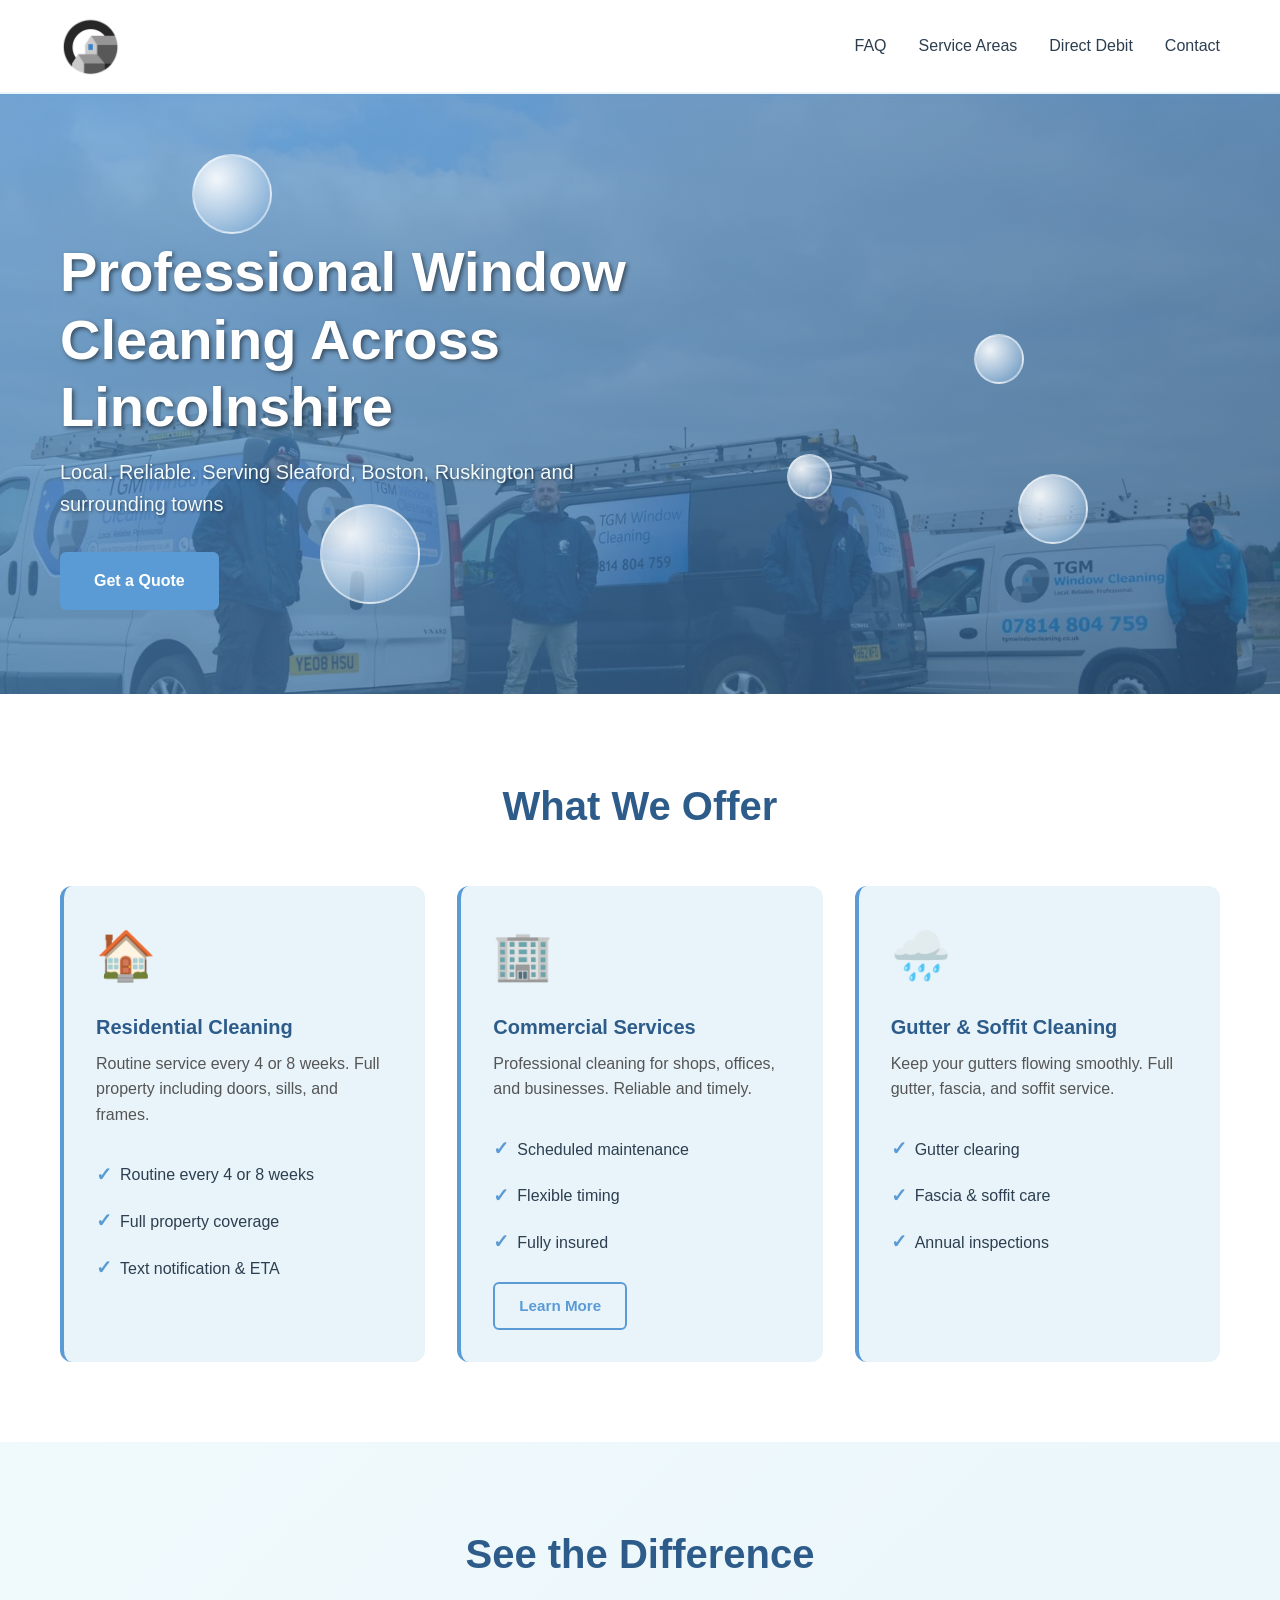
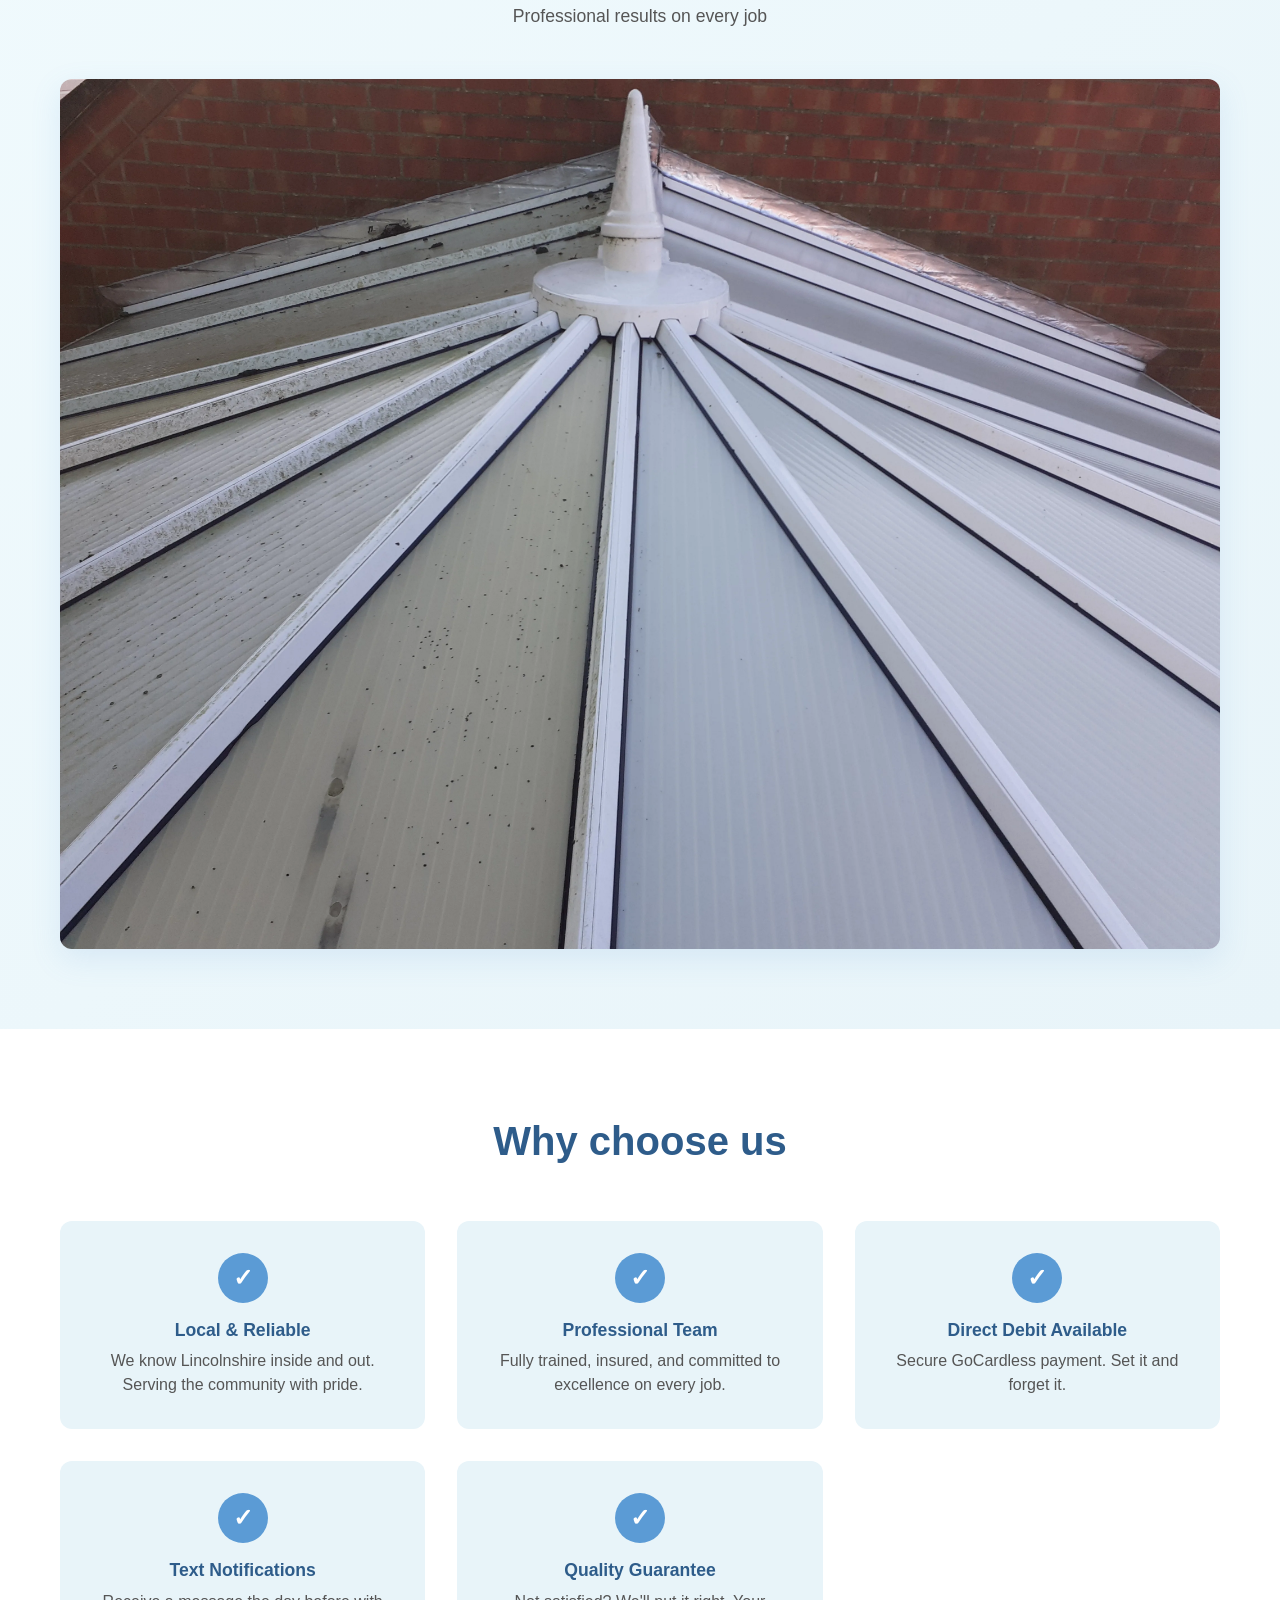
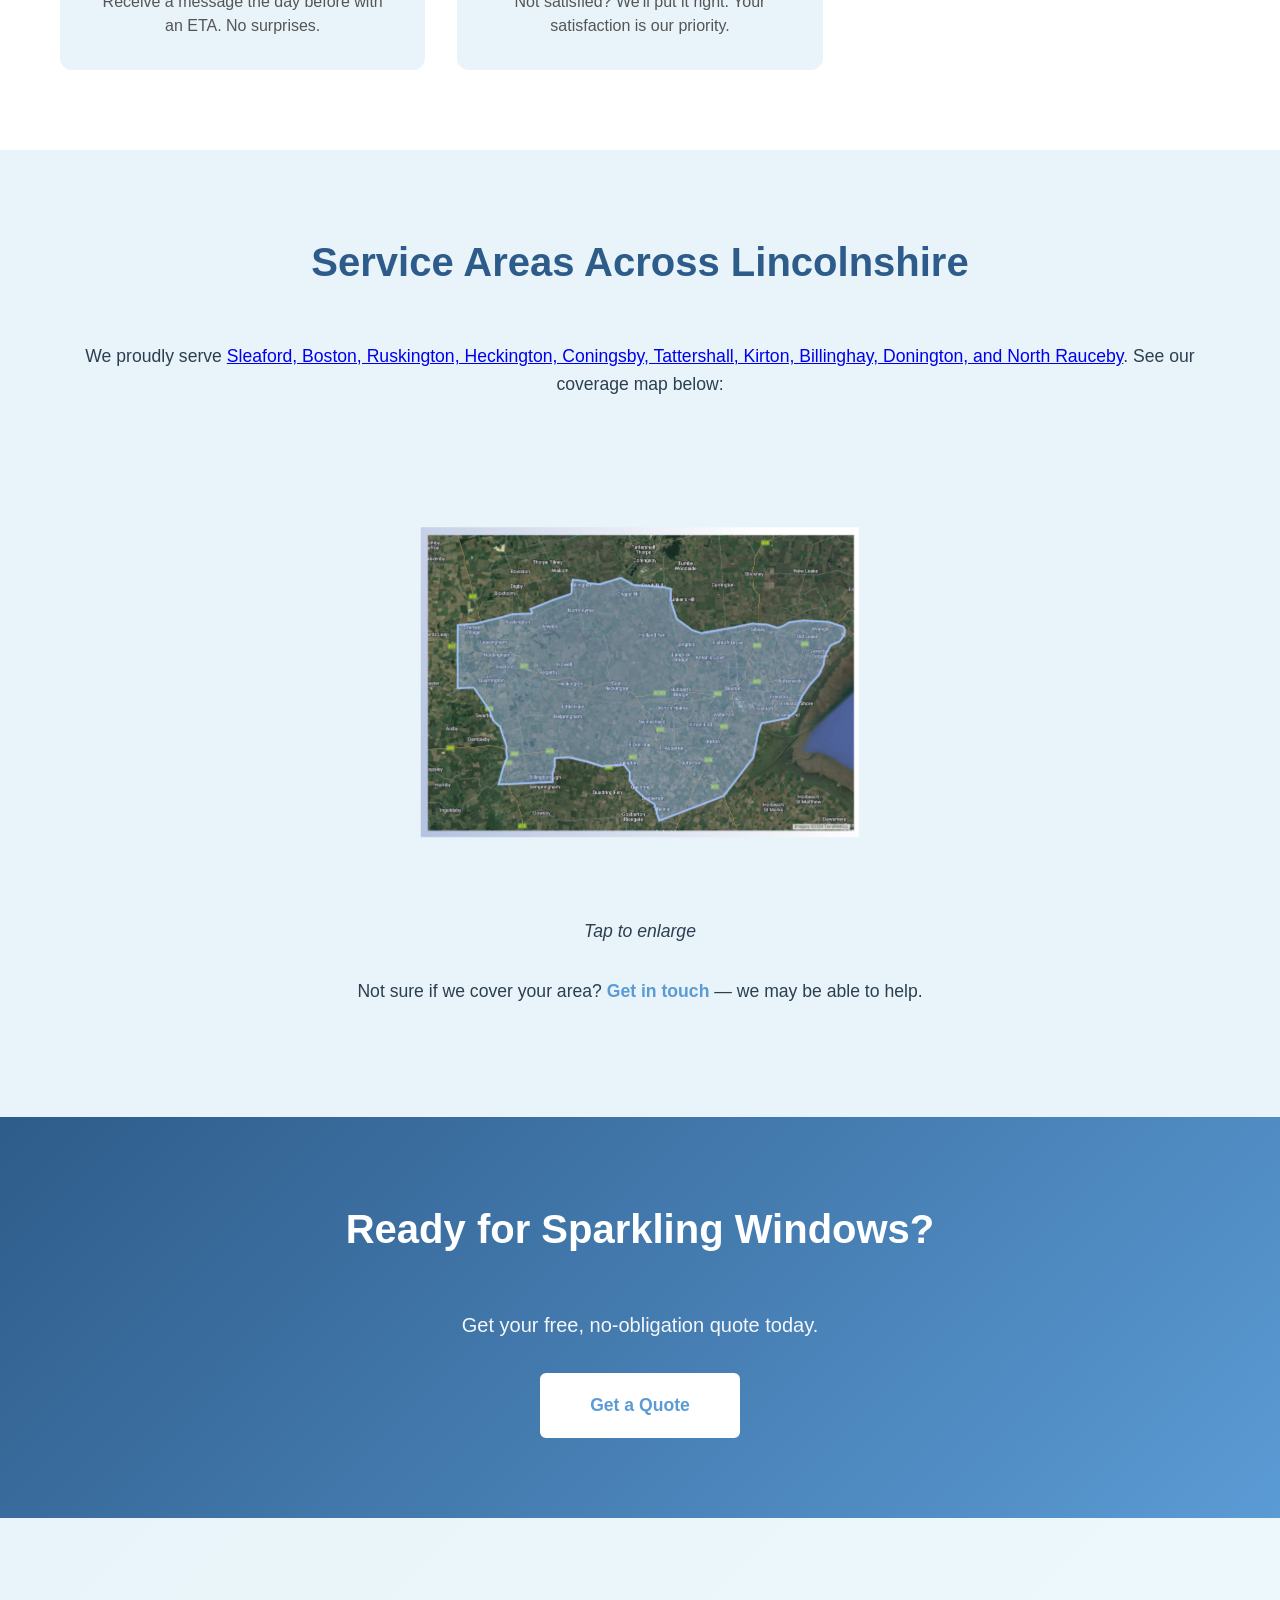
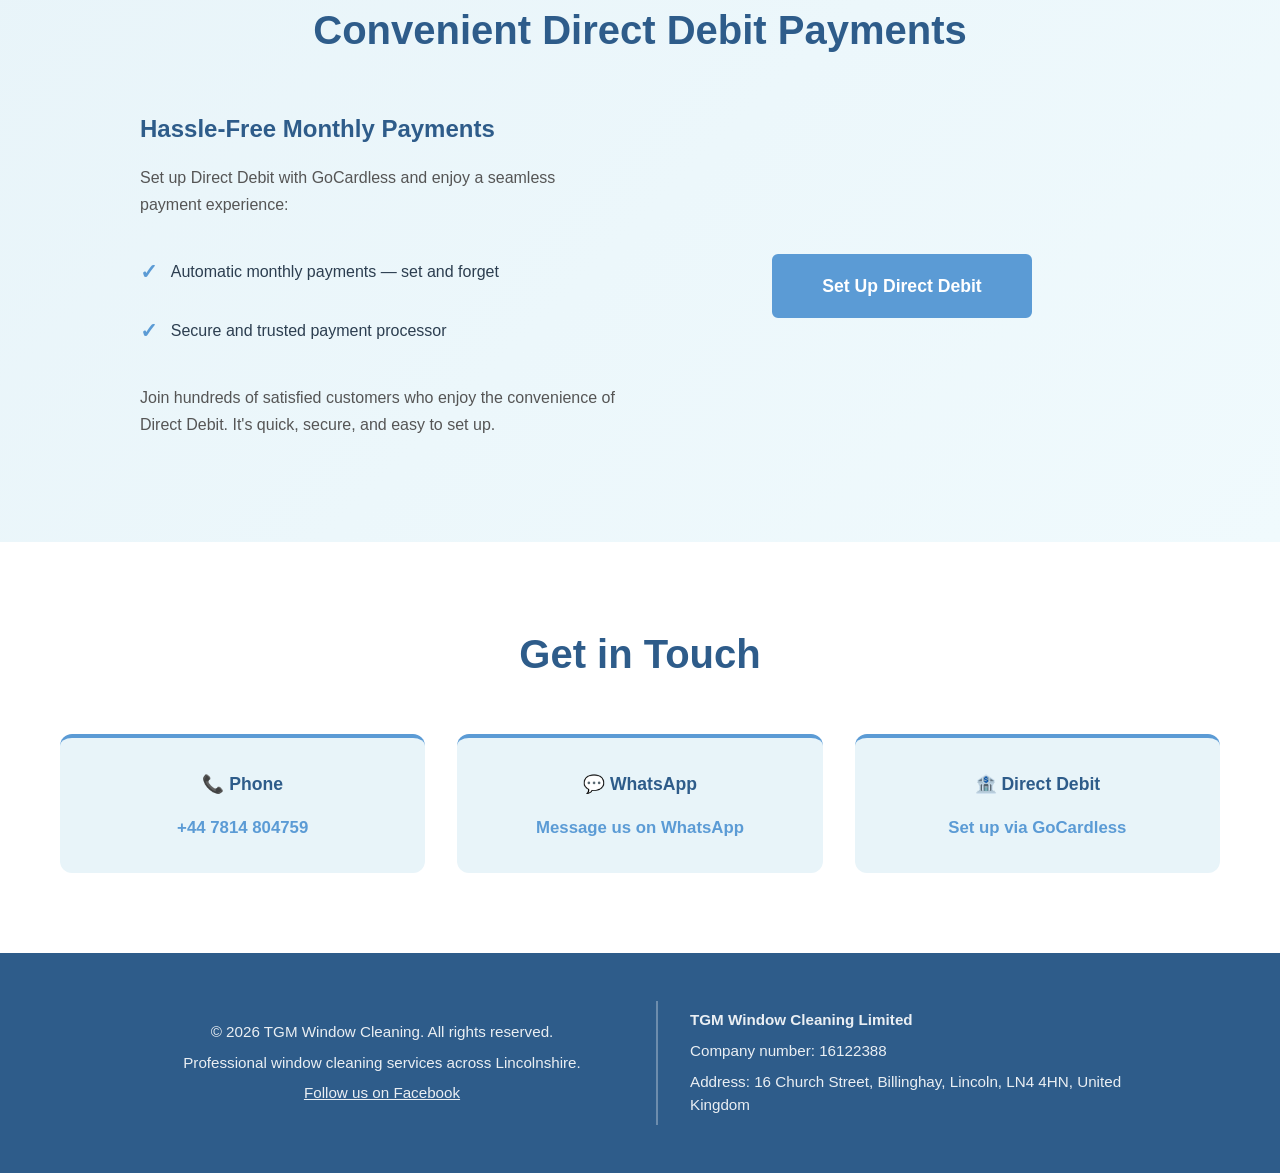
<file: index.html>
<!DOCTYPE html>
<html lang="en">
<head>
    <meta charset="UTF-8">
    <meta name="viewport" content="width=device-width, initial-scale=1.0">
    <title>Window Cleaning Lincolnshire | Sleaford, Boston, Ruskington | TGM Window Cleaning</title>
    <meta name="description" content="Professional window cleaning across Lincolnshire. Serving Sleaford, Boston, Ruskington, Heckington, Coningsby and more. Residential from £12 every 4 weeks. Call 07814 804759.">
    <meta name="google-site-verification" content="y3mu8sPaQi69XIVvkHPtAHoaDDhyHn7_bDU5CUrvpO4" />
    <link rel="canonical" href="https://tgmwindowcleaning.co.uk/">
    
    <!-- Open Graph / Social Media -->
    <meta property="og:type" content="website">
    <meta property="og:url" content="https://tgmwindowcleaning.co.uk/">
    <meta property="og:title" content="Window Cleaning Lincolnshire | Sleaford, Boston, Ruskington | TGM Window Cleaning">
    <meta property="og:description" content="Professional window cleaning across Lincolnshire. Serving Sleaford, Boston, Ruskington, Heckington, Coningsby and more. Residential from £12 every 4 weeks.">
    <meta property="og:image" content="https://tgmwindowcleaning.co.uk/ConservatoryroofBeforeandAfter.jpg">
    
    <link rel="stylesheet" href="styles.css">
    
    <!-- Schema.org JSON-LD -->
    <script type="application/ld+json">
    {
      "@context": "https://schema.org",
      "@type": "LocalBusiness",
      "name": "TGM Window Cleaning Limited",
      "description": "Professional window cleaning services across Lincolnshire",
      "url": "https://tgmwindowcleaning.co.uk",
      "telephone": "+447814804759",
      "priceRange": "££",
      "address": {
        "@type": "PostalAddress",
        "streetAddress": "16 Church Street",
        "addressLocality": "Billinghay",
        "addressRegion": "Lincolnshire",
        "postalCode": "LN4 4HN",
        "addressCountry": "GB"
      },
      "areaServed": [
        {
          "@type": "City",
          "name": "Sleaford"
        },
        {
          "@type": "City",
          "name": "Boston"
        },
        {
          "@type": "City",
          "name": "Ruskington"
        },
        {
          "@type": "City",
          "name": "Heckington"
        },
        {
          "@type": "City",
          "name": "Coningsby"
        },
        {
          "@type": "City",
          "name": "Tattershall"
        },
        {
          "@type": "City",
          "name": "Kirton"
        },
        {
          "@type": "City",
          "name": "Billinghay"
        },
        {
          "@type": "City",
          "name": "Donington"
        },
        {
          "@type": "City",
          "name": "North Rauceby"
        }
      ],
      "sameAs": [
        "https://www.facebook.com/TGMWindowCleaningUK"
      ]
    }
    </script>
</head>
<body>
    <!-- Navigation -->
    <nav class="navbar">
        <div class="nav-container">
            <div class="logo">
                <img src="Logo.png" alt="TGM Window Cleaning Logo" class="logo-image" width="60" height="60">
            </div>
            <ul class="nav-links">
                <li><a href="info">FAQ</a></li>
                <li><a href="areas">Service Areas</a></li>
                <li><a href="#direct-debit">Direct Debit</a></li>
                <li><a href="#contact">Contact</a></li>
            </ul>
        </div>
    </nav>

    <!-- Hero Section -->
    <section class="hero" style="background-image: linear-gradient(135deg, rgba(91, 155, 213, 0.7) 0%, rgba(46, 92, 138, 0.7) 100%), url('2025CoverImage.webp'); background-size: cover; background-position: center;">
        <div class="hero-bubbles">
            <span class="bubble bubble-1"></span>
            <span class="bubble bubble-2"></span>
            <span class="bubble bubble-3"></span>
            <span class="bubble bubble-4"></span>
            <span class="bubble bubble-5"></span>
        </div>
        <div class="hero-container">
            <div class="hero-content">
                <h1>Professional Window Cleaning Across Lincolnshire</h1>
                <p>Local. Reliable. Serving Sleaford, Boston, Ruskington and surrounding towns</p>
                <div class="hero-buttons">
                    <a href="https://www.guvnor.app/tgmwindowcleaning" class="btn btn-primary">Get a Quote</a>
                </div>
            </div>
        </div>
    </section>

    <!-- Services Section -->
    <section id="services" class="services">
        <div class="container">
            <h2>What We Offer</h2>
            <div class="services-grid">
                <div class="service-card">
                    <div class="service-icon">🏠</div>
                    <h3>Residential Cleaning</h3>
                    <p>Routine service every 4 or 8 weeks. Full property including doors, sills, and frames.</p>
                    <ul class="feature-list">
                        <li><span class="checkmark">✓</span> Routine every 4 or 8 weeks</li>
                        <li><span class="checkmark">✓</span> Full property coverage</li>
                        <li><span class="checkmark">✓</span> Text notification & ETA</li>
                    </ul>
                </div>
                <div class="service-card">
                    <div class="service-icon">🏢</div>
                    <h3>Commercial Services</h3>
                    <p>Professional cleaning for shops, offices, and businesses. Reliable and timely.</p>
                    <ul class="feature-list">
                        <li><span class="checkmark">✓</span> Scheduled maintenance</li>
                        <li><span class="checkmark">✓</span> Flexible timing</li>
                        <li><span class="checkmark">✓</span> Fully insured</li>
                    </ul>
                    <a href="commercial" class="btn btn-secondary btn-small" style="margin-top: 1rem;">Learn More</a>
                </div>
                <div class="service-card">
                    <div class="service-icon">🌧️</div>
                    <h3>Gutter & Soffit Cleaning</h3>
                    <p>Keep your gutters flowing smoothly. Full gutter, fascia, and soffit service.</p>
                    <ul class="feature-list">
                        <li><span class="checkmark">✓</span> Gutter clearing</li>
                        <li><span class="checkmark">✓</span> Fascia & soffit care</li>
                        <li><span class="checkmark">✓</span> Annual inspections</li>
                    </ul>
                </div>
            </div>
        </div>
    </section>

    <!-- Before & After Section -->
    <section class="before-after">
        <div class="container">
            <h2>See the Difference</h2>
            <p class="intro-text">Professional results on every job</p>
            <div class="before-after-gallery">
                <div class="before-after-item">
                    <picture>
                        <source srcset="ConservatoryroofBeforeandAfter.webp" type="image/webp">
                        <img src="ConservatoryroofBeforeandAfter.jpg" alt="Before and After - Conservatory Roof Cleaning Results in Lincolnshire" width="1600" height="1200" loading="lazy">
                    </picture>
                </div>
            </div>
        </div>
    </section>

    <!-- Why Choose Us Section -->
    <section id="why-us" class="why-us">
        <div class="container">
            <h2>Why choose us</h2>
            <div class="features-grid">
                <div class="feature">
                    <span class="feature-check">✓</span>
                    <h3>Local & Reliable</h3>
                    <p>We know Lincolnshire inside and out. Serving the community with pride.</p>
                </div>
                <div class="feature">
                    <span class="feature-check">✓</span>
                    <h3>Professional Team</h3>
                    <p>Fully trained, insured, and committed to excellence on every job.</p>
                </div>

                <div class="feature">
                    <span class="feature-check">✓</span>
                    <h3>Direct Debit Available</h3>
                    <p>Secure GoCardless payment. Set it and forget it.</p>
                </div>
                <div class="feature">
                    <span class="feature-check">✓</span>
                    <h3>Text Notifications</h3>
                    <p>Receive a message the day before with an ETA. No surprises.</p>
                </div>
                <div class="feature">
                    <span class="feature-check">✓</span>
                    <h3>Quality Guarantee</h3>
                    <p>Not satisfied? We'll put it right. Your satisfaction is our priority.</p>
                </div>
            </div>
        </div>
    </section>

    <!-- Service Areas Section -->
    <section class="service-areas">
        <div class="container">
            <h2>Service Areas Across Lincolnshire</h2>
            <p>We proudly serve <a href="areas">Sleaford, Boston, Ruskington, Heckington, Coningsby, Tattershall, Kirton, Billinghay, Donington, and North Rauceby</a>. See our coverage map below:</p>
        </div>
        <div class="map-wrapper">
            <picture>
                <source srcset="map.webp" type="image/webp">
                <img src="map.jpg" alt="TGM Window Cleaning Service Area Map - Covering Sleaford, Boston, Ruskington and surrounding Lincolnshire towns" class="service-map" id="mapImage" width="2000" height="2828" loading="lazy">
            </picture>
            <p class="map-hint">Tap to enlarge</p>
        </div>
        <div class="container">
            <p class="area-note">Not sure if we cover your area? <a href="#contact">Get in touch</a> — we may be able to help.</p>
        </div>
    </section>

    <!-- Map Modal -->
    <div id="mapModal" class="map-modal">
        <span class="map-modal-close">&times;</span>
        <picture>
            <source srcset="map.webp" type="image/webp">
            <img class="map-modal-content" id="mapModalImg" src="map.jpg" alt="TGM Window Cleaning Service Area Map - Lincolnshire">
        </picture>
    </div>

    <!-- CTA Section -->
    <section class="cta">
        <div class="container">
            <h2>Ready for Sparkling Windows?</h2>
            <p>Get your free, no-obligation quote today.</p>
            <div class="cta-buttons">
                <a href="https://www.guvnor.app/tgmwindowcleaning" class="btn btn-white btn-large">Get a Quote</a>
            </div>
        </div>
    </section>

    <!-- Direct Debit Section -->
    <section id="direct-debit" class="direct-debit">
        <div class="container">
            <h2>Convenient Direct Debit Payments</h2>
            <div class="dd-content">
                <div class="dd-text">
                    <h3>Hassle-Free Monthly Payments</h3>
                    <p>Set up Direct Debit with GoCardless and enjoy a seamless payment experience:</p>
                    <ul class="dd-benefits">
                        <li><span class="checkmark">✓</span> Automatic monthly payments — set and forget</li>
                        <li><span class="checkmark">✓</span> Secure and trusted payment processor</li>
                    </ul>
                    <p style="margin-top: 1.5rem; color: var(--text-light);">Join hundreds of satisfied customers who enjoy the convenience of Direct Debit. It's quick, secure, and easy to set up.</p>
                </div>
                <div class="dd-cta">
                    <a href="https://pay.gocardless.com/BRT0002F3KT0FG9" class="btn btn-primary btn-large">Set Up Direct Debit</a>
                </div>
            </div>
        </div>
    </section>

    <!-- Contact Section -->
    <section id="contact" class="contact">
        <div class="container">
            <h2>Get in Touch</h2>
            <div class="contact-grid">
                <div class="contact-item">
                    <h3>📞 Phone</h3>
                    <p><a href="tel:+447814804759">+44 7814 804759</a></p>
                </div>
                <div class="contact-item">
                    <h3>💬 WhatsApp</h3>
                    <p><a href="https://wa.me/447814804759" target="_blank">Message us on WhatsApp</a></p>
                </div>
                <div class="contact-item">
                    <h3>🏦 Direct Debit</h3>
                    <p><a href="https://pay.gocardless.com/BRT0002F3KT0FG9">Set up via GoCardless</a></p>
                </div>
            </div>
        </div>
    </section>

    <!-- Footer -->
    <script>
        // Map modal functionality
        const mapImage = document.getElementById('mapImage');
        const mapModal = document.getElementById('mapModal');
        const mapModalClose = document.querySelector('.map-modal-close');

        // Open modal when clicking map
        mapImage.addEventListener('click', function() {
            mapModal.classList.add('show');
        });

        // Close modal when clicking X
        mapModalClose.addEventListener('click', function() {
            mapModal.classList.remove('show');
        });

        // Close modal when clicking outside the image
        mapModal.addEventListener('click', function(event) {
            if (event.target === mapModal) {
                mapModal.classList.remove('show');
            }
        });

        // Close modal with Escape key
        document.addEventListener('keydown', function(event) {
            if (event.key === 'Escape') {
                mapModal.classList.remove('show');
            }
        });
    </script>

    <footer class="footer">
        <div class="container">
            <div class="footer-content">
                <div class="footer-section">
                    <p>&copy; 2026 TGM Window Cleaning. All rights reserved.</p>
                    <p>Professional window cleaning services across Lincolnshire.</p>
                    <p><a href="https://www.facebook.com/TGMWindowCleaningUK" target="_blank" rel="noopener" style="color: white; text-decoration: underline;">Follow us on Facebook</a></p>
                </div>
                <div class="footer-section footer-company">
                    <p><strong>TGM Window Cleaning Limited</strong></p>
                    <p>Company number: 16122388</p>
                    <p>Address: 16 Church Street, Billinghay, Lincoln, LN4 4HN, United Kingdom</p>
                </div>
            </div>
        </div>
    </footer>
</body>
</html>
</file>
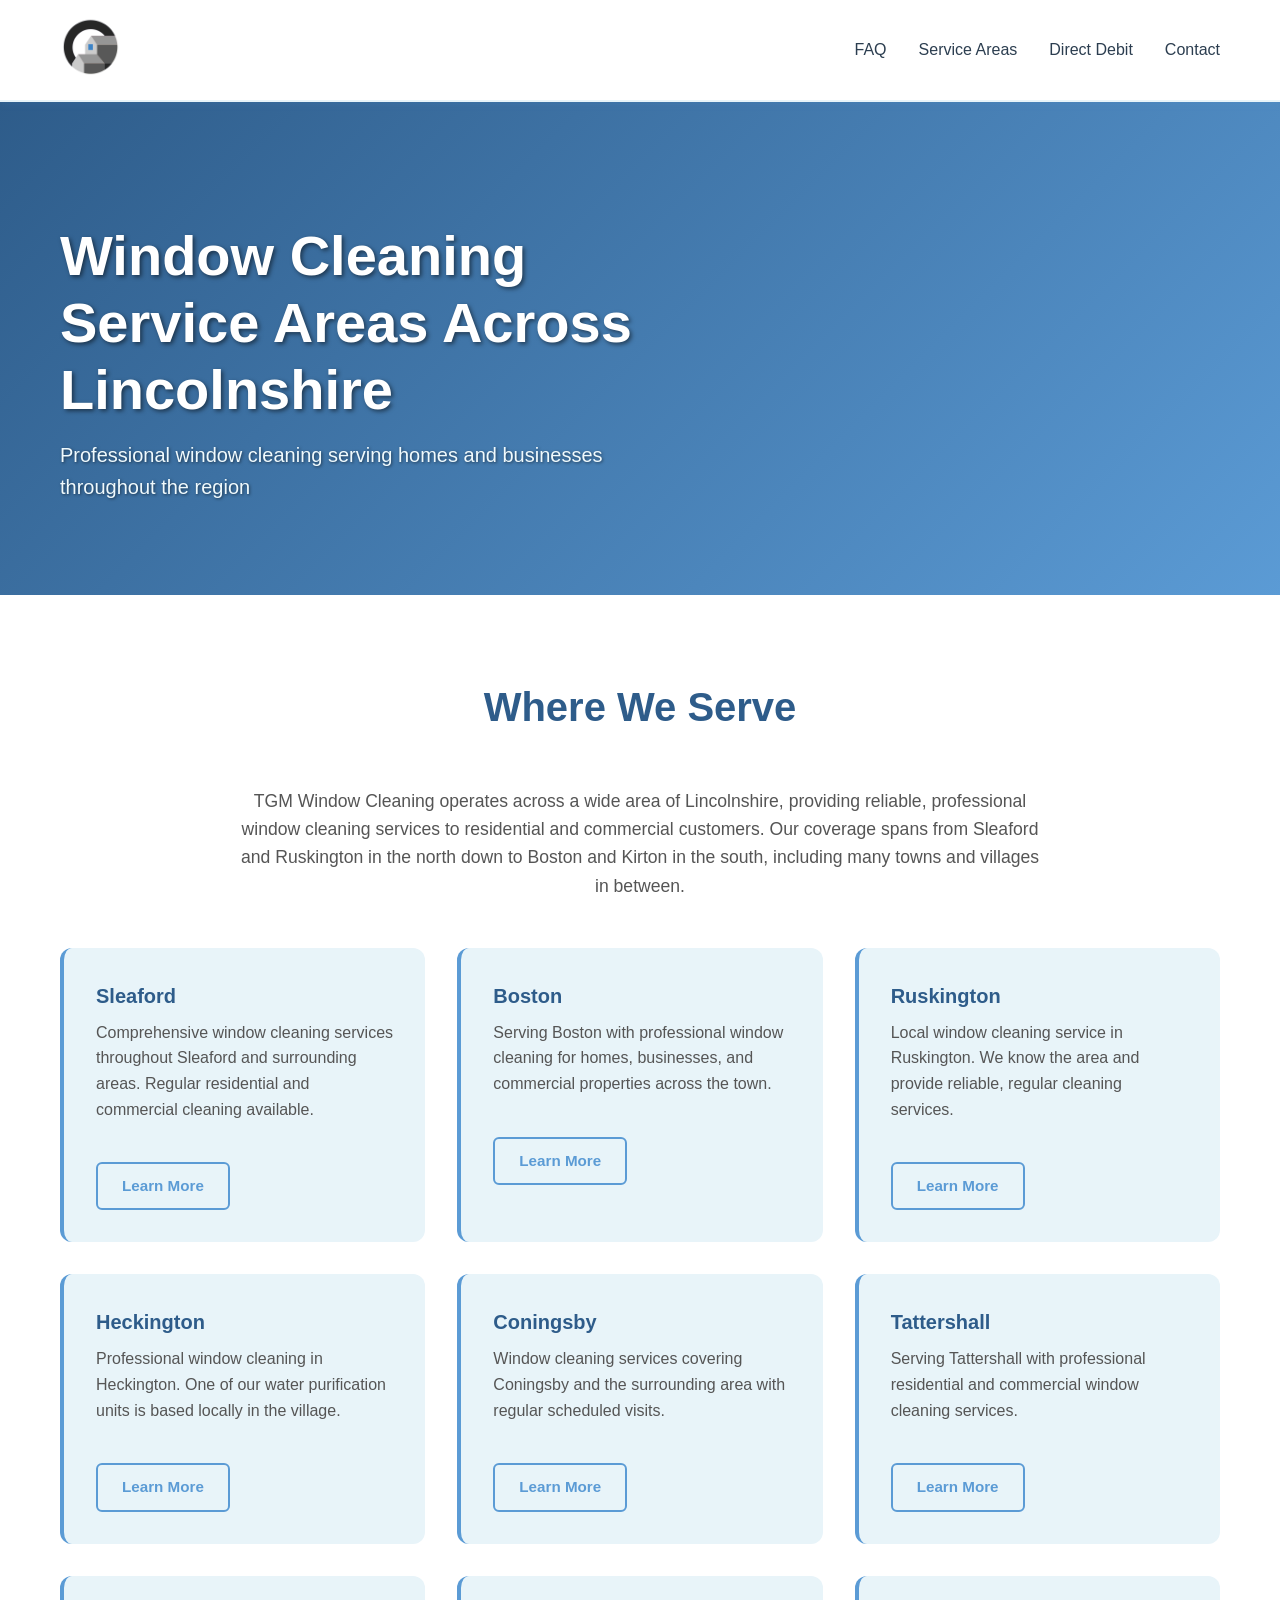
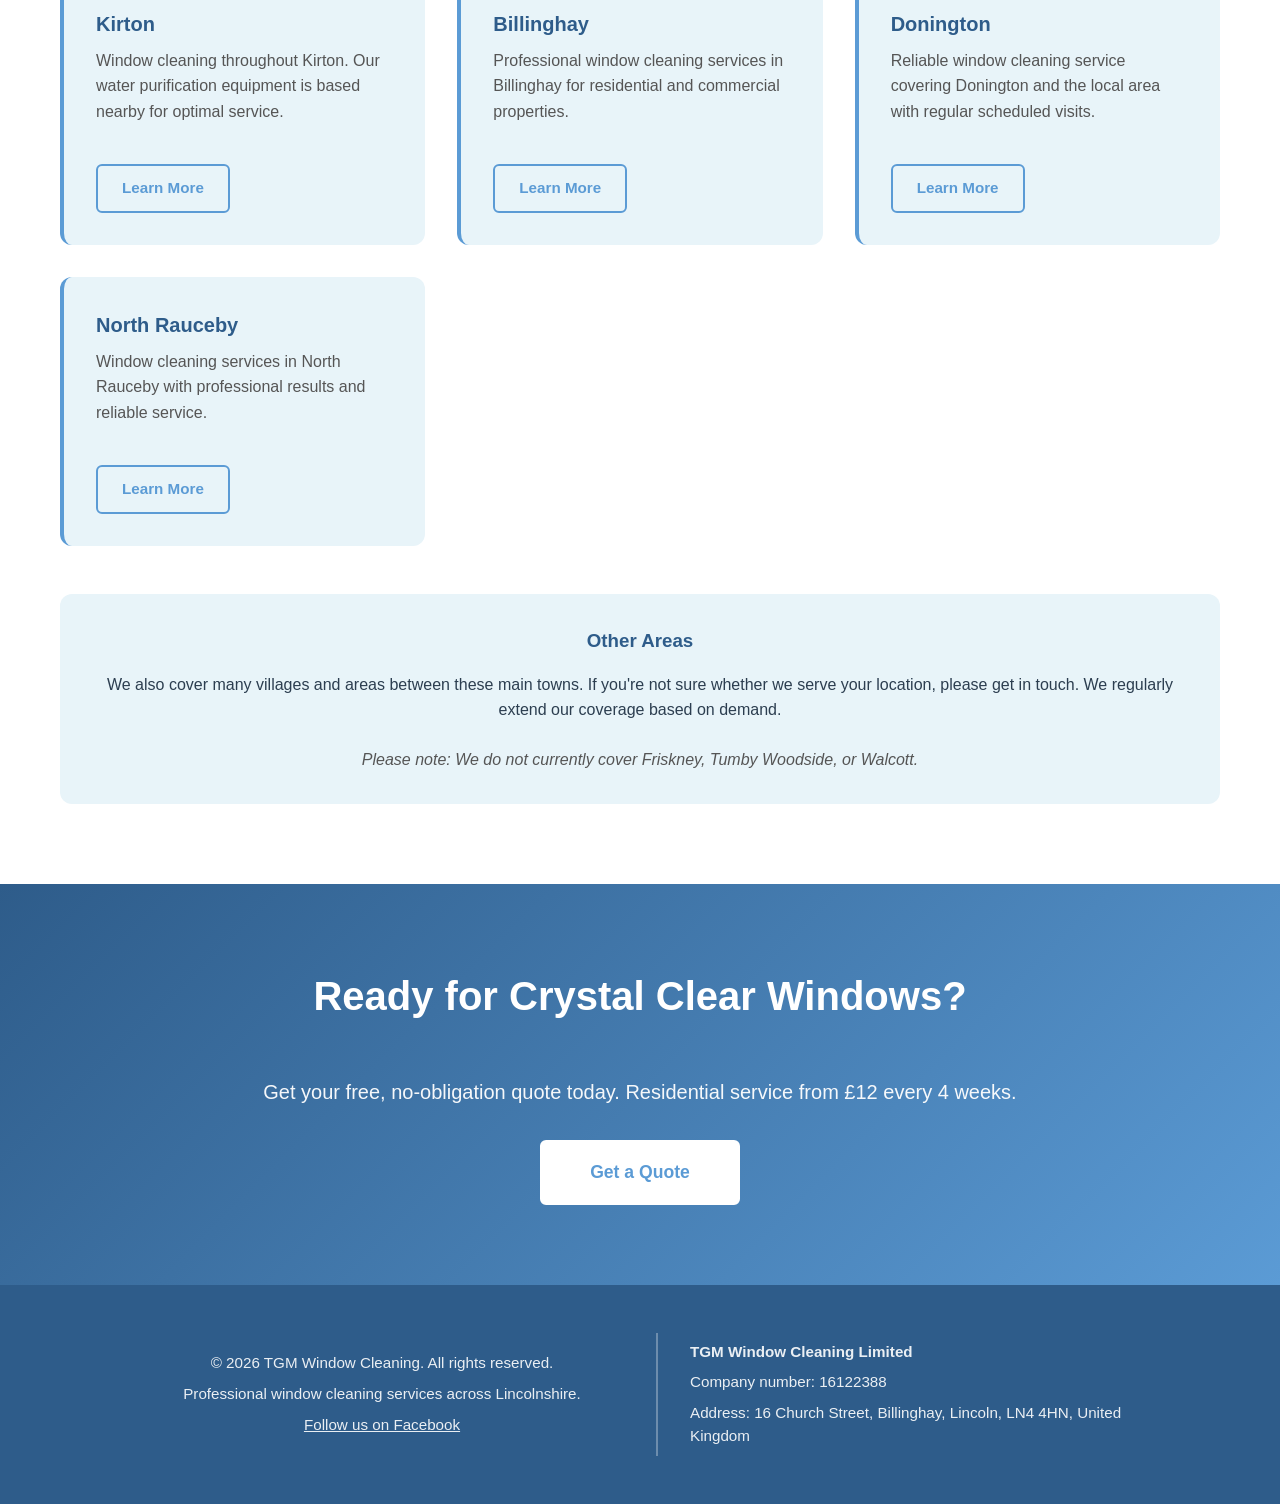
<file: areas.html>
<!DOCTYPE html>
<html lang="en">
<head>
    <meta charset="UTF-8">
    <meta name="viewport" content="width=device-width, initial-scale=1.0">
    <title>Service Areas in Lincolnshire | TGM Window Cleaning Coverage</title>
    <meta name="description" content="TGM Window Cleaning serves Sleaford, Boston, Ruskington, Heckington, Coningsby, Tattershall, Kirton, Billinghay, Donington, and North Rauceby. Professional window cleaning from £12 every 4 weeks.">
    <link rel="canonical" href="https://tgmwindowcleaning.co.uk/areas">
    
    <!-- Open Graph / Social Media -->
    <meta property="og:type" content="website">
    <meta property="og:url" content="https://tgmwindowcleaning.co.uk/areas">
    <meta property="og:title" content="Service Areas in Lincolnshire | TGM Window Cleaning Coverage">
    <meta property="og:description" content="TGM Window Cleaning serves Sleaford, Boston, Ruskington, Heckington, Coningsby, Tattershall, Kirton, Billinghay, Donington, and North Rauceby.">
    
    <link rel="stylesheet" href="styles.css">
</head>
<body>
    <!-- Navigation -->
    <nav class="navbar">
        <div class="nav-container">
            <div class="logo">
                <a href="/" style="text-decoration: none;">
                    <img src="Logo.png" alt="TGM Window Cleaning Logo" class="logo-image" width="60" height="60">
                </a>
            </div>
            <ul class="nav-links">
                <li><a href="info">FAQ</a></li>
                <li><a href="areas">Service Areas</a></li>
                <li><a href="/#direct-debit">Direct Debit</a></li>
                <li><a href="/#contact">Contact</a></li>
            </ul>
        </div>
    </nav>

    <!-- Hero Section -->
    <section class="hero" style="background: linear-gradient(135deg, var(--secondary-blue) 0%, var(--primary-blue) 100%); min-height: 400px;">
        <div class="hero-container">
            <div class="hero-content">
                <h1>Window Cleaning Service Areas Across Lincolnshire</h1>
                <p>Professional window cleaning serving homes and businesses throughout the region</p>
            </div>
        </div>
    </section>

    <!-- Service Areas Content -->
    <section class="services">
        <div class="container">
            <h2>Where We Serve</h2>
            <p style="text-align: center; max-width: 800px; margin: 0 auto 3rem; font-size: 1.1rem; color: var(--text-light);">
                TGM Window Cleaning operates across a wide area of Lincolnshire, providing reliable, professional window cleaning services to residential and commercial customers. Our coverage spans from Sleaford and Ruskington in the north down to Boston and Kirton in the south, including many towns and villages in between.
            </p>

            <div class="services-grid">
                <div class="service-card">
                    <h3><a href="sleaford" style="color: var(--secondary-blue); text-decoration: none;">Sleaford</a></h3>
                    <p>Comprehensive window cleaning services throughout Sleaford and surrounding areas. Regular residential and commercial cleaning available.</p>
                    <a href="sleaford" class="btn btn-secondary btn-small" style="margin-top: 1rem;">Learn More</a>
                </div>

                <div class="service-card">
                    <h3><a href="boston" style="color: var(--secondary-blue); text-decoration: none;">Boston</a></h3>
                    <p>Serving Boston with professional window cleaning for homes, businesses, and commercial properties across the town.</p>
                    <a href="boston" class="btn btn-secondary btn-small" style="margin-top: 1rem;">Learn More</a>
                </div>

                <div class="service-card">
                    <h3><a href="ruskington" style="color: var(--secondary-blue); text-decoration: none;">Ruskington</a></h3>
                    <p>Local window cleaning service in Ruskington. We know the area and provide reliable, regular cleaning services.</p>
                    <a href="ruskington" class="btn btn-secondary btn-small" style="margin-top: 1rem;">Learn More</a>
                </div>

                <div class="service-card">
                    <h3><a href="heckington" style="color: var(--secondary-blue); text-decoration: none;">Heckington</a></h3>
                    <p>Professional window cleaning in Heckington. One of our water purification units is based locally in the village.</p>
                    <a href="heckington" class="btn btn-secondary btn-small" style="margin-top: 1rem;">Learn More</a>
                </div>

                <div class="service-card">
                    <h3><a href="coningsby" style="color: var(--secondary-blue); text-decoration: none;">Coningsby</a></h3>
                    <p>Window cleaning services covering Coningsby and the surrounding area with regular scheduled visits.</p>
                    <a href="coningsby" class="btn btn-secondary btn-small" style="margin-top: 1rem;">Learn More</a>
                </div>

                <div class="service-card">
                    <h3><a href="tattershall" style="color: var(--secondary-blue); text-decoration: none;">Tattershall</a></h3>
                    <p>Serving Tattershall with professional residential and commercial window cleaning services.</p>
                    <a href="tattershall" class="btn btn-secondary btn-small" style="margin-top: 1rem;">Learn More</a>
                </div>

                <div class="service-card">
                    <h3><a href="kirton" style="color: var(--secondary-blue); text-decoration: none;">Kirton</a></h3>
                    <p>Window cleaning throughout Kirton. Our water purification equipment is based nearby for optimal service.</p>
                    <a href="kirton" class="btn btn-secondary btn-small" style="margin-top: 1rem;">Learn More</a>
                </div>

                <div class="service-card">
                    <h3><a href="billinghay" style="color: var(--secondary-blue); text-decoration: none;">Billinghay</a></h3>
                    <p>Professional window cleaning services in Billinghay for residential and commercial properties.</p>
                    <a href="billinghay" class="btn btn-secondary btn-small" style="margin-top: 1rem;">Learn More</a>
                </div>

                <div class="service-card">
                    <h3><a href="donington" style="color: var(--secondary-blue); text-decoration: none;">Donington</a></h3>
                    <p>Reliable window cleaning service covering Donington and the local area with regular scheduled visits.</p>
                    <a href="donington" class="btn btn-secondary btn-small" style="margin-top: 1rem;">Learn More</a>
                </div>

                <div class="service-card">
                    <h3><a href="north-rauceby" style="color: var(--secondary-blue); text-decoration: none;">North Rauceby</a></h3>
                    <p>Window cleaning services in North Rauceby with professional results and reliable service.</p>
                    <a href="north-rauceby" class="btn btn-secondary btn-small" style="margin-top: 1rem;">Learn More</a>
                </div>
            </div>

            <div style="text-align: center; margin-top: 3rem; padding: 2rem; background: var(--light-bg); border-radius: 12px;">
                <h3 style="color: var(--secondary-blue); margin-bottom: 1rem;">Other Areas</h3>
                <p style="color: var(--text-dark); margin-bottom: 1.5rem;">
                    We also cover many villages and areas between these main towns. If you're not sure whether we serve your location, please get in touch. We regularly extend our coverage based on demand.
                </p>
                <p style="color: var(--text-light); font-style: italic; margin-bottom: 0;">
                    Please note: We do not currently cover Friskney, Tumby Woodside, or Walcott.
                </p>
            </div>
        </div>
    </section>

    <!-- CTA Section -->
    <section class="cta">
        <div class="container">
            <h2>Ready for Crystal Clear Windows?</h2>
            <p>Get your free, no-obligation quote today. Residential service from £12 every 4 weeks.</p>
            <div class="cta-buttons">
                <a href="https://www.guvnor.app/tgmwindowcleaning" class="btn btn-white btn-large">Get a Quote</a>
            </div>
        </div>
    </section>

    <!-- Footer -->
    <footer class="footer">
        <div class="container">
            <div class="footer-content">
                <div class="footer-section">
                    <p>&copy; 2026 TGM Window Cleaning. All rights reserved.</p>
                    <p>Professional window cleaning services across Lincolnshire.</p>
                    <p><a href="https://www.facebook.com/TGMWindowCleaningUK" target="_blank" rel="noopener" style="color: white; text-decoration: underline;">Follow us on Facebook</a></p>
                </div>
                <div class="footer-section footer-company">
                    <p><strong>TGM Window Cleaning Limited</strong></p>
                    <p>Company number: 16122388</p>
                    <p>Address: 16 Church Street, Billinghay, Lincoln, LN4 4HN, United Kingdom</p>
                </div>
            </div>
        </div>
    </footer>
</body>
</html>
</file>
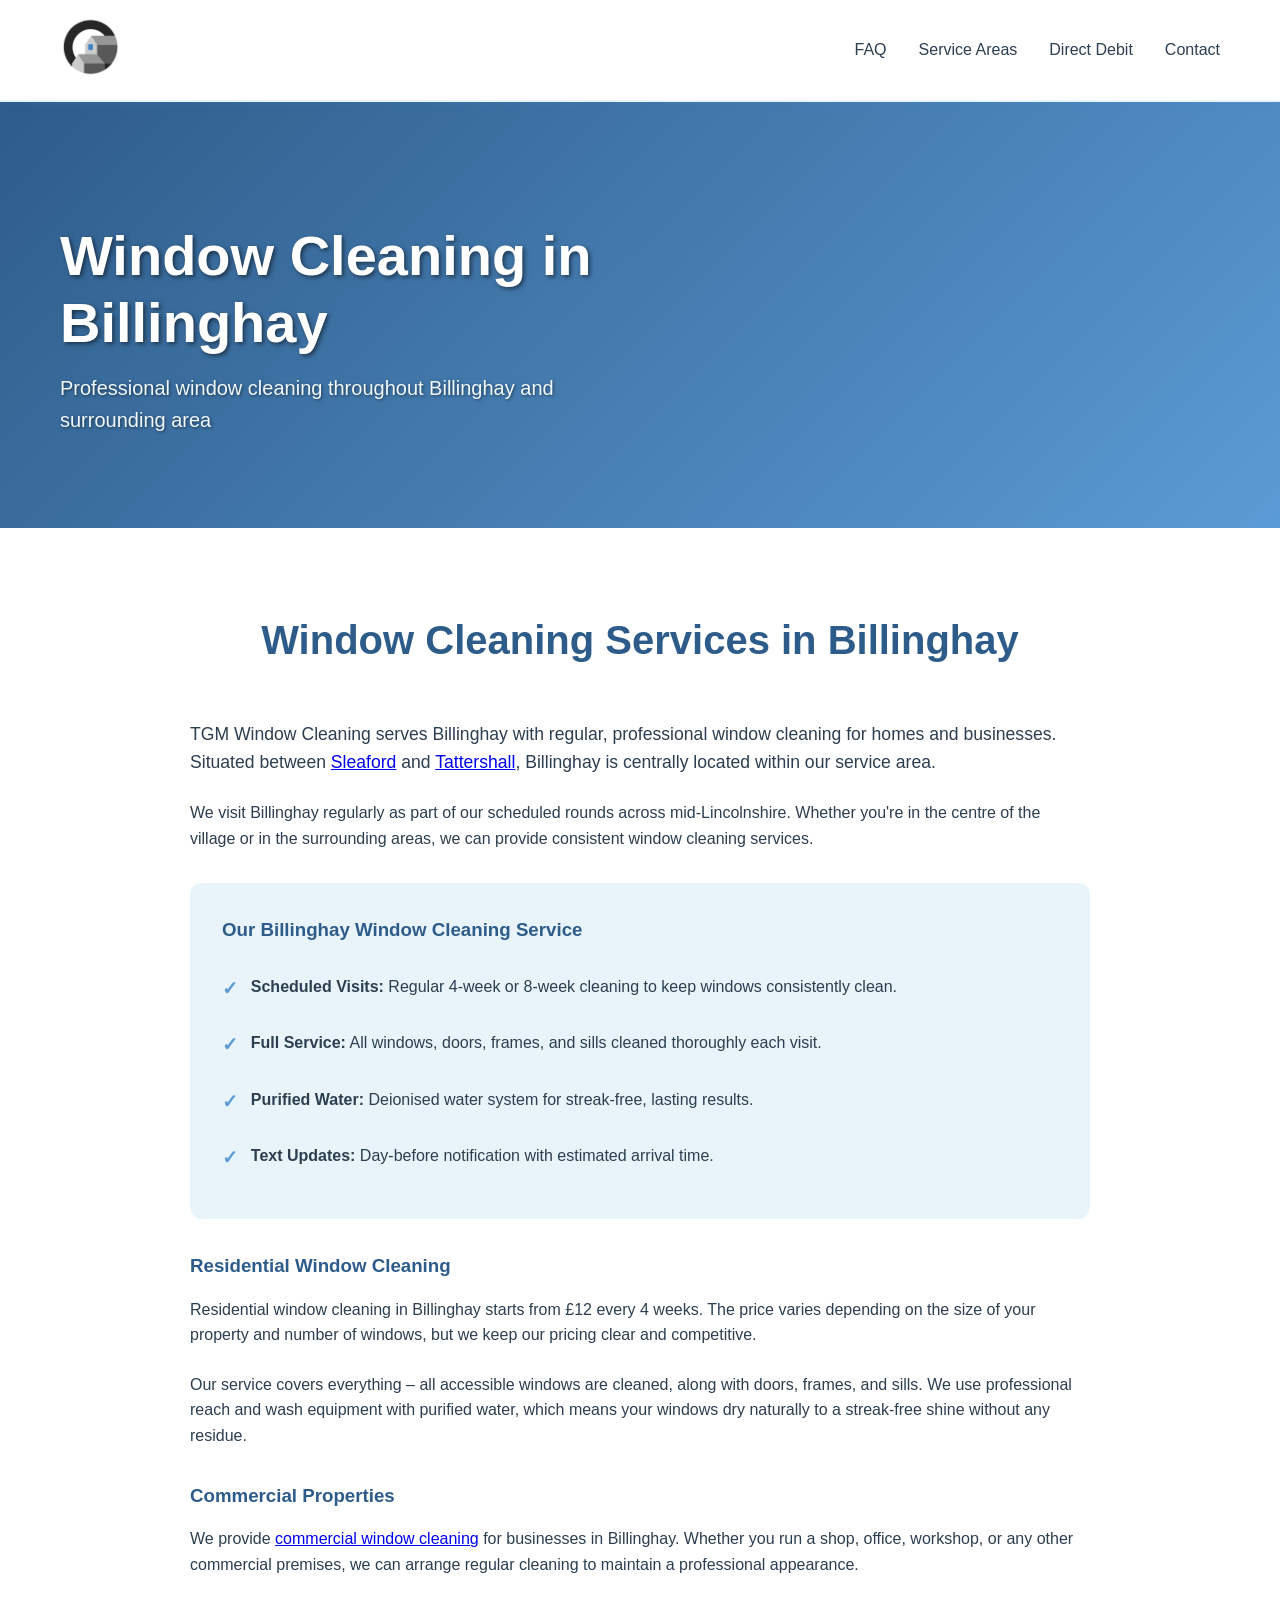
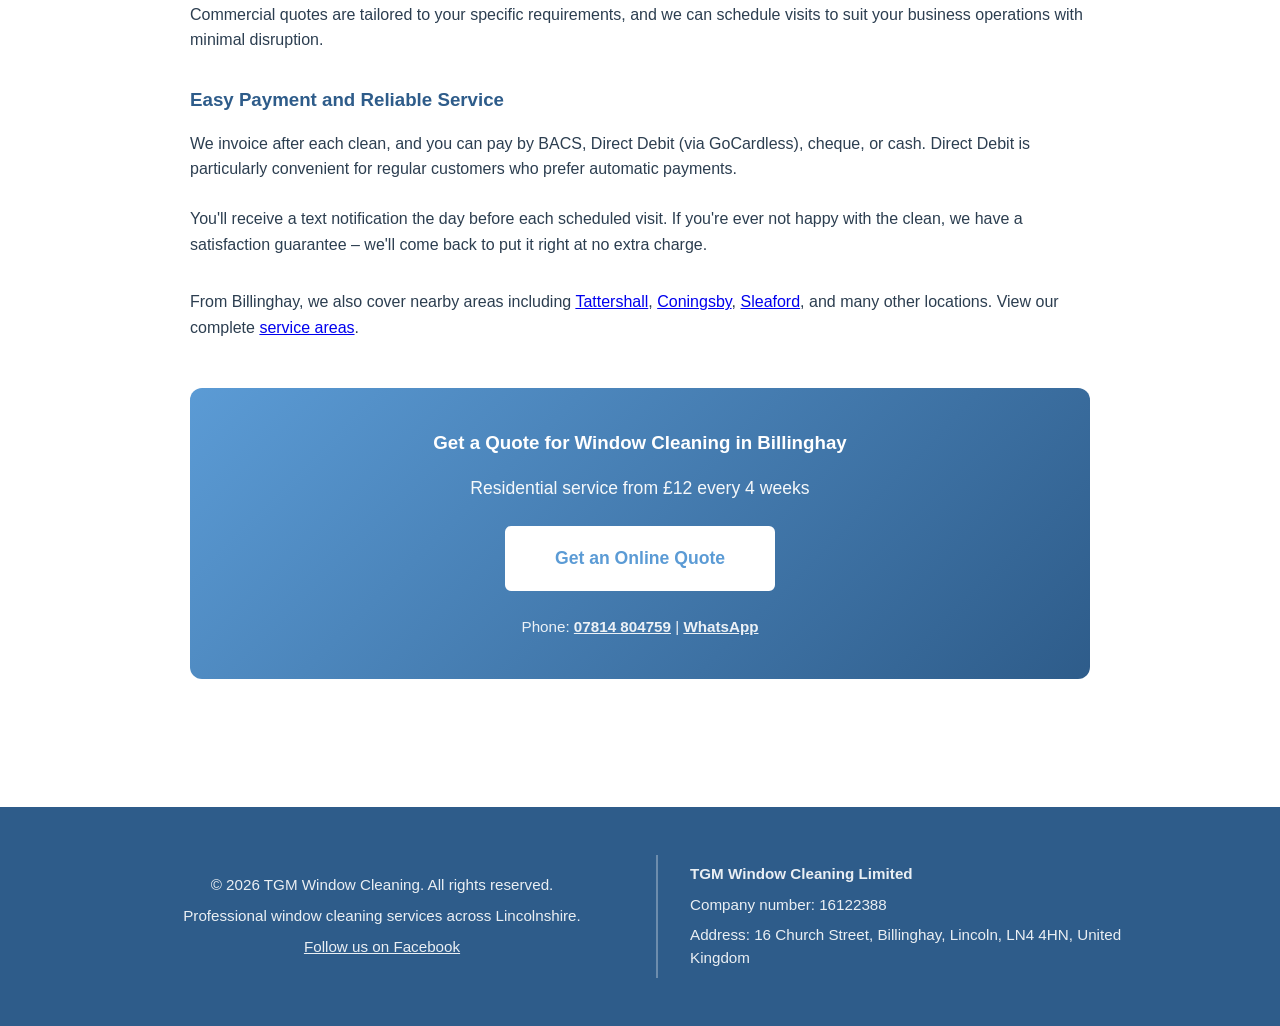
<file: billinghay.html>
<!DOCTYPE html>
<html lang="en">
<head>
    <meta charset="UTF-8">
    <meta name="viewport" content="width=device-width, initial-scale=1.0">
    <title>Window Cleaning Billinghay | Professional Service From £12 | TGM</title>
    <meta name="description" content="Window cleaning in Billinghay, Lincolnshire. Professional residential and commercial service from £12 every 4 weeks. Call 07814 804759 for a quote.">
    <link rel="canonical" href="https://tgmwindowcleaning.co.uk/billinghay">
    
    <!-- Open Graph / Social Media -->
    <meta property="og:type" content="website">
    <meta property="og:url" content="https://tgmwindowcleaning.co.uk/billinghay">
    <meta property="og:title" content="Window Cleaning Billinghay | Professional Service From £12">
    <meta property="og:description" content="Window cleaning in Billinghay, Lincolnshire. Professional residential and commercial service from £12 every 4 weeks.">
    
    <link rel="stylesheet" href="styles.css">
</head>
<body>
    <!-- Navigation -->
    <nav class="navbar">
        <div class="nav-container">
            <div class="logo">
                <a href="/" style="text-decoration: none;">
                    <img src="Logo.png" alt="TGM Window Cleaning Logo" class="logo-image" width="60" height="60">
                </a>
            </div>
            <ul class="nav-links">
                <li><a href="info">FAQ</a></li>
                <li><a href="areas">Service Areas</a></li>
                <li><a href="/#direct-debit">Direct Debit</a></li>
                <li><a href="/#contact">Contact</a></li>
            </ul>
        </div>
    </nav>

    <!-- Hero Section -->
    <section class="hero" style="background: linear-gradient(135deg, var(--secondary-blue) 0%, var(--primary-blue) 100%); min-height: 350px;">
        <div class="hero-container">
            <div class="hero-content">
                <h1>Window Cleaning in Billinghay</h1>
                <p>Professional window cleaning throughout Billinghay and surrounding area</p>
            </div>
        </div>
    </section>

    <!-- Main Content -->
    <section class="services">
        <div class="container">
            <div style="max-width: 900px; margin: 0 auto;">
                <h2>Window Cleaning Services in Billinghay</h2>
                
                <p style="font-size: 1.1rem; color: var(--text-dark); margin-bottom: 1.5rem;">
                    TGM Window Cleaning serves Billinghay with regular, professional window cleaning for homes and businesses. Situated between <a href="sleaford">Sleaford</a> and <a href="tattershall">Tattershall</a>, Billinghay is centrally located within our service area.
                </p>

                <p style="margin-bottom: 1.5rem;">
                    We visit Billinghay regularly as part of our scheduled rounds across mid-Lincolnshire. Whether you're in the centre of the village or in the surrounding areas, we can provide consistent window cleaning services.
                </p>

                <div style="background: var(--light-bg); padding: 2rem; border-radius: 12px; margin: 2rem 0;">
                    <h3 style="color: var(--secondary-blue); margin-bottom: 1rem;">Our Billinghay Window Cleaning Service</h3>
                    <ul style="list-style: none; padding: 0;">
                        <li style="padding: 0.8rem 0; display: flex; align-items: start; gap: 0.8rem;">
                            <span style="color: var(--primary-blue); font-weight: bold; font-size: 1.2rem;">✓</span>
                            <span><strong>Scheduled Visits:</strong> Regular 4-week or 8-week cleaning to keep windows consistently clean.</span>
                        </li>
                        <li style="padding: 0.8rem 0; display: flex; align-items: start; gap: 0.8rem;">
                            <span style="color: var(--primary-blue); font-weight: bold; font-size: 1.2rem;">✓</span>
                            <span><strong>Full Service:</strong> All windows, doors, frames, and sills cleaned thoroughly each visit.</span>
                        </li>
                        <li style="padding: 0.8rem 0; display: flex; align-items: start; gap: 0.8rem;">
                            <span style="color: var(--primary-blue); font-weight: bold; font-size: 1.2rem;">✓</span>
                            <span><strong>Purified Water:</strong> Deionised water system for streak-free, lasting results.</span>
                        </li>
                        <li style="padding: 0.8rem 0; display: flex; align-items: start; gap: 0.8rem;">
                            <span style="color: var(--primary-blue); font-weight: bold; font-size: 1.2rem;">✓</span>
                            <span><strong>Text Updates:</strong> Day-before notification with estimated arrival time.</span>
                        </li>
                    </ul>
                </div>

                <h3 style="color: var(--secondary-blue); margin: 2rem 0 1rem;">Residential Window Cleaning</h3>
                
                <p style="margin-bottom: 1.5rem;">
                    Residential window cleaning in Billinghay starts from £12 every 4 weeks. The price varies depending on the size of your property and number of windows, but we keep our pricing clear and competitive.
                </p>

                <p style="margin-bottom: 1.5rem;">
                    Our service covers everything – all accessible windows are cleaned, along with doors, frames, and sills. We use professional reach and wash equipment with purified water, which means your windows dry naturally to a streak-free shine without any residue.
                </p>

                <h3 style="color: var(--secondary-blue); margin: 2rem 0 1rem;">Commercial Properties</h3>
                
                <p style="margin-bottom: 1.5rem;">
                    We provide <a href="commercial">commercial window cleaning</a> for businesses in Billinghay. Whether you run a shop, office, workshop, or any other commercial premises, we can arrange regular cleaning to maintain a professional appearance.
                </p>

                <p style="margin-bottom: 1.5rem;">
                    Commercial quotes are tailored to your specific requirements, and we can schedule visits to suit your business operations with minimal disruption.
                </p>

                <h3 style="color: var(--secondary-blue); margin: 2rem 0 1rem;">Easy Payment and Reliable Service</h3>
                
                <p style="margin-bottom: 1.5rem;">
                    We invoice after each clean, and you can pay by BACS, Direct Debit (via GoCardless), cheque, or cash. Direct Debit is particularly convenient for regular customers who prefer automatic payments.
                </p>

                <p style="margin-bottom: 2rem;">
                    You'll receive a text notification the day before each scheduled visit. If you're ever not happy with the clean, we have a satisfaction guarantee – we'll come back to put it right at no extra charge.
                </p>

                <p style="margin-bottom: 2rem;">
                    From Billinghay, we also cover nearby areas including <a href="tattershall">Tattershall</a>, <a href="coningsby">Coningsby</a>, <a href="sleaford">Sleaford</a>, and many other locations. View our complete <a href="areas">service areas</a>.
                </p>

                <div style="background: linear-gradient(135deg, var(--primary-blue) 0%, var(--secondary-blue) 100%); color: white; padding: 2.5rem; border-radius: 12px; text-align: center; margin: 3rem 0;">
                    <h3 style="color: white; margin-bottom: 1rem;">Get a Quote for Window Cleaning in Billinghay</h3>
                    <p style="margin-bottom: 1.5rem; opacity: 0.95; font-size: 1.1rem;">
                        Residential service from £12 every 4 weeks
                    </p>
                    <div style="display: flex; gap: 1rem; justify-content: center; flex-wrap: wrap;">
                        <a href="https://www.guvnor.app/tgmwindowcleaning" class="btn btn-white btn-large">Get an Online Quote</a>
                    </div>
                    <p style="margin-top: 1.5rem; opacity: 0.9; font-size: 0.95rem;">
                        Phone: <a href="tel:+447814804759" style="color: white; font-weight: bold;">07814 804759</a> | <a href="https://wa.me/447814804759" style="color: white; font-weight: bold;" target="_blank">WhatsApp</a>
                    </p>
                </div>
            </div>
        </div>
    </section>

    <!-- Footer -->
    <footer class="footer">
        <div class="container">
            <div class="footer-content">
                <div class="footer-section">
                    <p>&copy; 2026 TGM Window Cleaning. All rights reserved.</p>
                    <p>Professional window cleaning services across Lincolnshire.</p>
                    <p><a href="https://www.facebook.com/TGMWindowCleaningUK" target="_blank" rel="noopener" style="color: white; text-decoration: underline;">Follow us on Facebook</a></p>
                </div>
                <div class="footer-section footer-company">
                    <p><strong>TGM Window Cleaning Limited</strong></p>
                    <p>Company number: 16122388</p>
                    <p>Address: 16 Church Street, Billinghay, Lincoln, LN4 4HN, United Kingdom</p>
                </div>
            </div>
        </div>
    </footer>
</body>
</html>
</file>
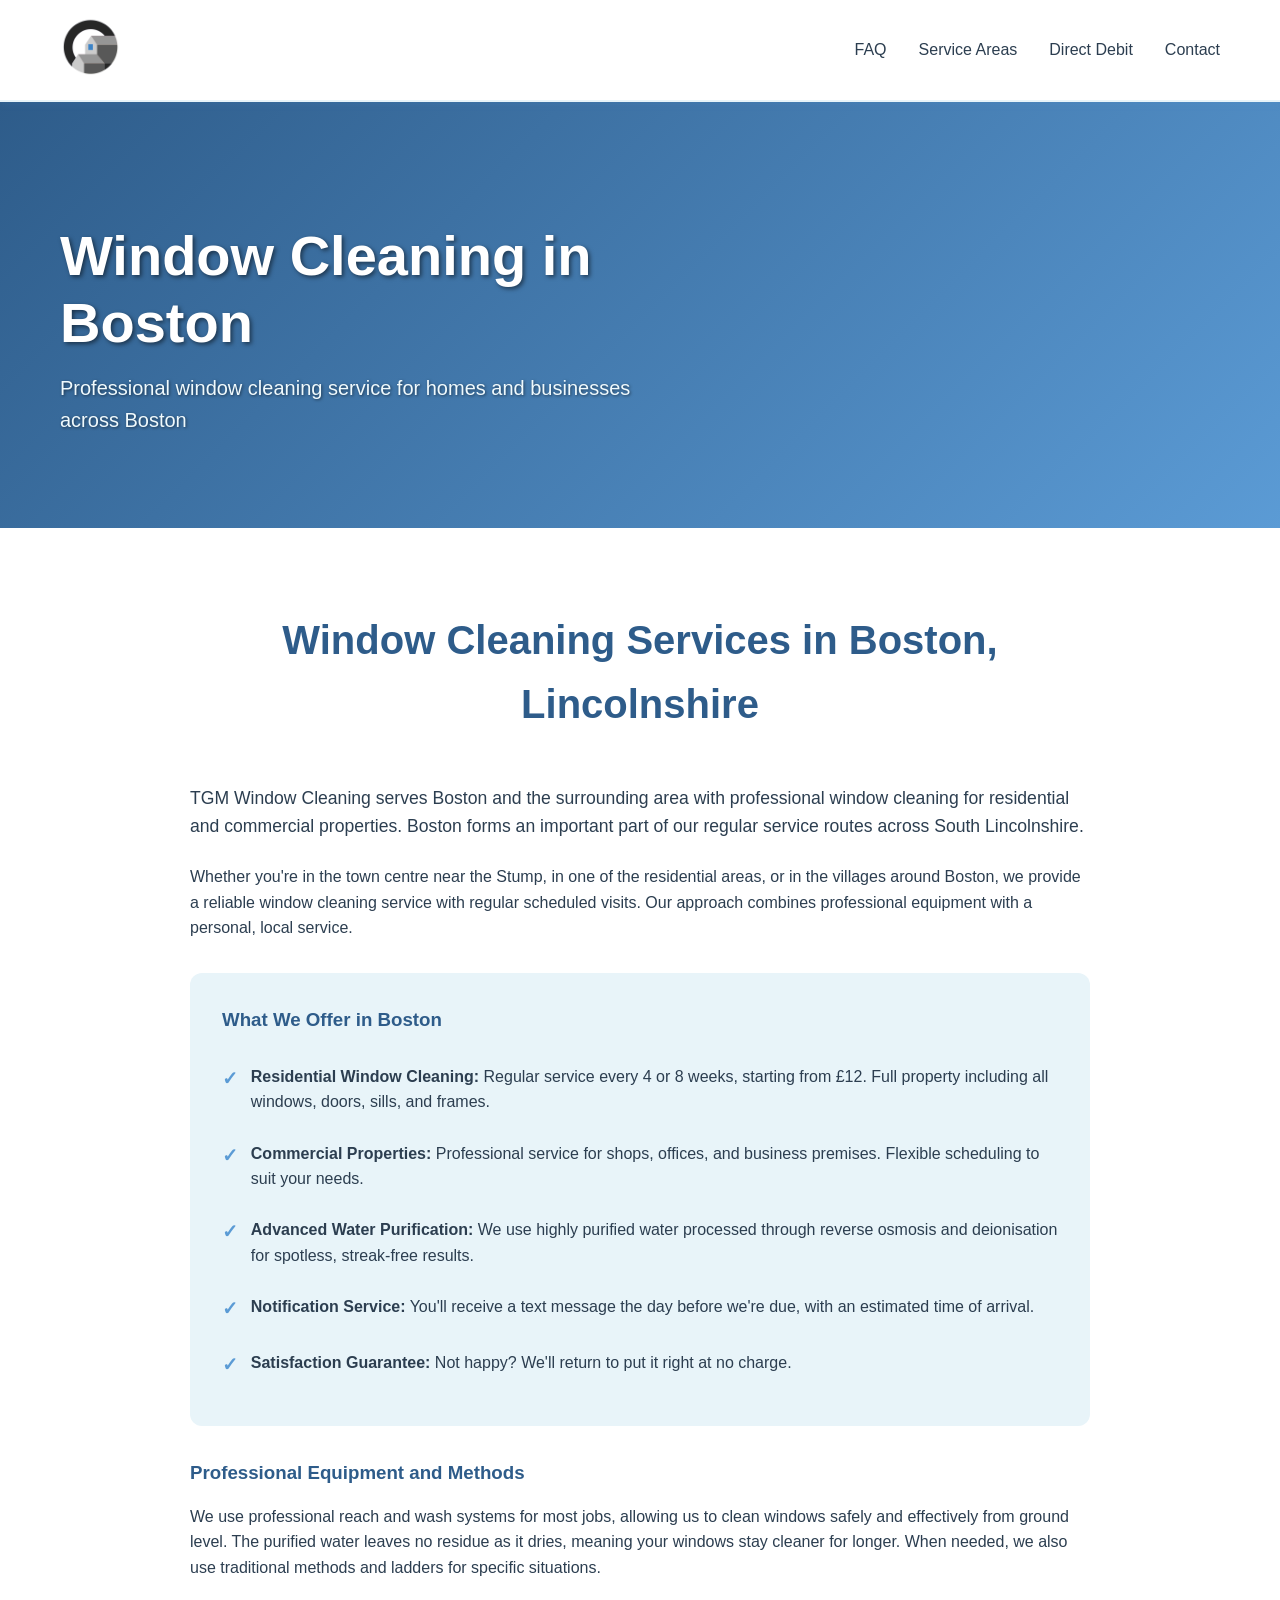
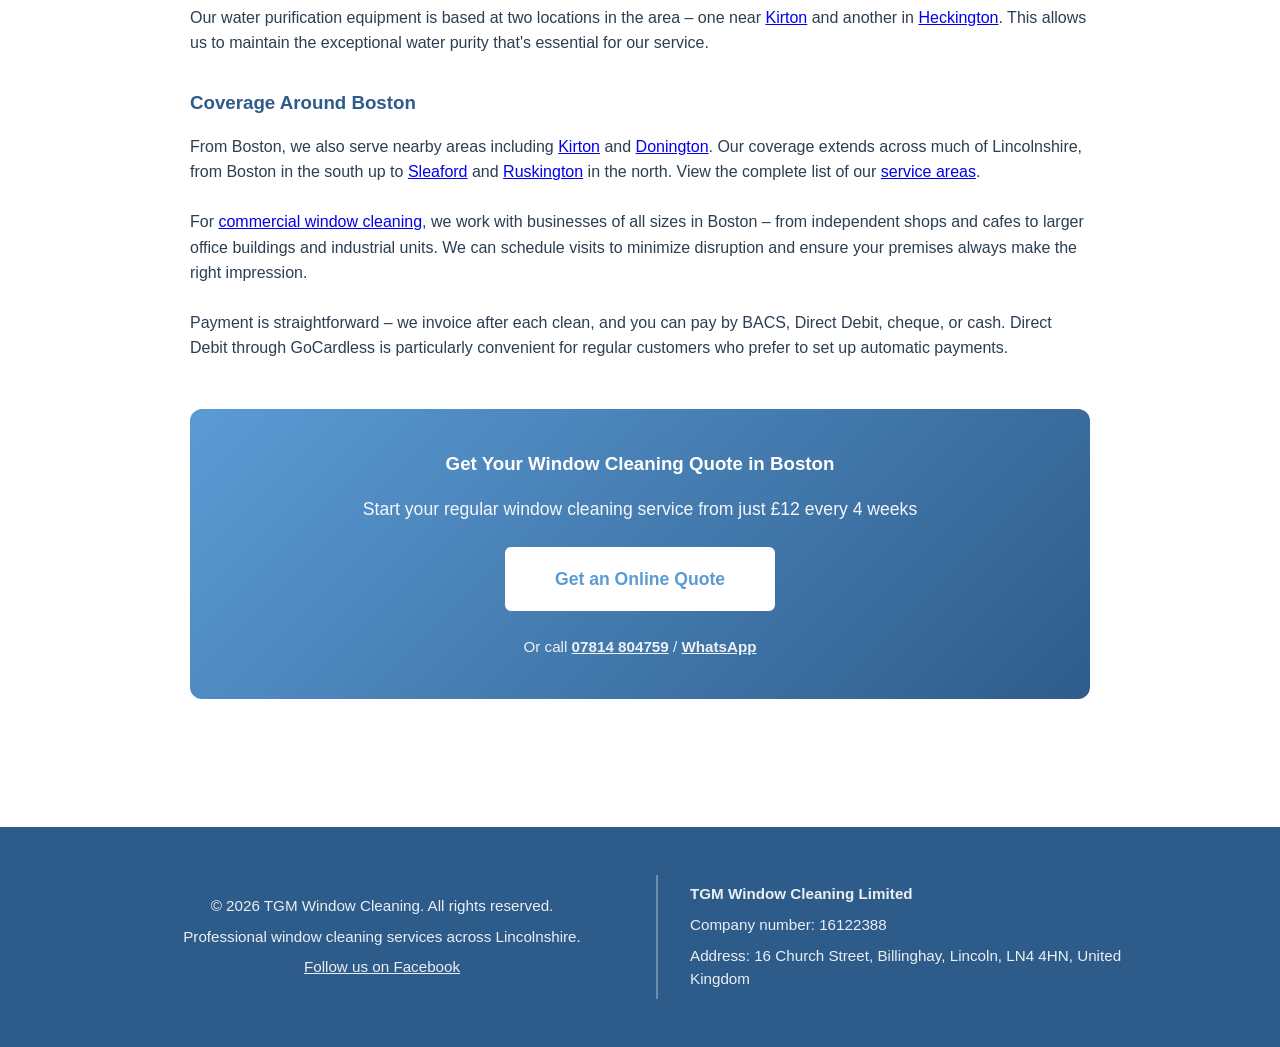
<file: boston.html>
<!DOCTYPE html>
<html lang="en">
<head>
    <meta charset="UTF-8">
    <meta name="viewport" content="width=device-width, initial-scale=1.0">
    <title>Window Cleaning Boston Lincolnshire | From £12 Every 4 Weeks | TGM</title>
    <meta name="description" content="Professional window cleaning in Boston, Lincolnshire. Residential and commercial service covering the town and surrounding area. From £12 every 4 weeks. Call 07814 804759.">
    <link rel="canonical" href="https://tgmwindowcleaning.co.uk/boston">
    
    <!-- Open Graph / Social Media -->
    <meta property="og:type" content="website">
    <meta property="og:url" content="https://tgmwindowcleaning.co.uk/boston">
    <meta property="og:title" content="Window Cleaning Boston Lincolnshire | From £12 Every 4 Weeks">
    <meta property="og:description" content="Professional window cleaning in Boston, Lincolnshire. Residential and commercial service covering the town and surrounding area.">
    
    <link rel="stylesheet" href="styles.css">
</head>
<body>
    <!-- Navigation -->
    <nav class="navbar">
        <div class="nav-container">
            <div class="logo">
                <a href="/" style="text-decoration: none;">
                    <img src="Logo.png" alt="TGM Window Cleaning Logo" class="logo-image" width="60" height="60">
                </a>
            </div>
            <ul class="nav-links">
                <li><a href="info">FAQ</a></li>
                <li><a href="areas">Service Areas</a></li>
                <li><a href="/#direct-debit">Direct Debit</a></li>
                <li><a href="/#contact">Contact</a></li>
            </ul>
        </div>
    </nav>

    <!-- Hero Section -->
    <section class="hero" style="background: linear-gradient(135deg, var(--secondary-blue) 0%, var(--primary-blue) 100%); min-height: 350px;">
        <div class="hero-container">
            <div class="hero-content">
                <h1>Window Cleaning in Boston</h1>
                <p>Professional window cleaning service for homes and businesses across Boston</p>
            </div>
        </div>
    </section>

    <!-- Main Content -->
    <section class="services">
        <div class="container">
            <div style="max-width: 900px; margin: 0 auto;">
                <h2>Window Cleaning Services in Boston, Lincolnshire</h2>
                
                <p style="font-size: 1.1rem; color: var(--text-dark); margin-bottom: 1.5rem;">
                    TGM Window Cleaning serves Boston and the surrounding area with professional window cleaning for residential and commercial properties. Boston forms an important part of our regular service routes across South Lincolnshire.
                </p>

                <p style="margin-bottom: 1.5rem;">
                    Whether you're in the town centre near the Stump, in one of the residential areas, or in the villages around Boston, we provide a reliable window cleaning service with regular scheduled visits. Our approach combines professional equipment with a personal, local service.
                </p>

                <div style="background: var(--light-bg); padding: 2rem; border-radius: 12px; margin: 2rem 0;">
                    <h3 style="color: var(--secondary-blue); margin-bottom: 1rem;">What We Offer in Boston</h3>
                    <ul style="list-style: none; padding: 0;">
                        <li style="padding: 0.8rem 0; display: flex; align-items: start; gap: 0.8rem;">
                            <span style="color: var(--primary-blue); font-weight: bold; font-size: 1.2rem;">✓</span>
                            <span><strong>Residential Window Cleaning:</strong> Regular service every 4 or 8 weeks, starting from £12. Full property including all windows, doors, sills, and frames.</span>
                        </li>
                        <li style="padding: 0.8rem 0; display: flex; align-items: start; gap: 0.8rem;">
                            <span style="color: var(--primary-blue); font-weight: bold; font-size: 1.2rem;">✓</span>
                            <span><strong>Commercial Properties:</strong> Professional service for shops, offices, and business premises. Flexible scheduling to suit your needs.</span>
                        </li>
                        <li style="padding: 0.8rem 0; display: flex; align-items: start; gap: 0.8rem;">
                            <span style="color: var(--primary-blue); font-weight: bold; font-size: 1.2rem;">✓</span>
                            <span><strong>Advanced Water Purification:</strong> We use highly purified water processed through reverse osmosis and deionisation for spotless, streak-free results.</span>
                        </li>
                        <li style="padding: 0.8rem 0; display: flex; align-items: start; gap: 0.8rem;">
                            <span style="color: var(--primary-blue); font-weight: bold; font-size: 1.2rem;">✓</span>
                            <span><strong>Notification Service:</strong> You'll receive a text message the day before we're due, with an estimated time of arrival.</span>
                        </li>
                        <li style="padding: 0.8rem 0; display: flex; align-items: start; gap: 0.8rem;">
                            <span style="color: var(--primary-blue); font-weight: bold; font-size: 1.2rem;">✓</span>
                            <span><strong>Satisfaction Guarantee:</strong> Not happy? We'll return to put it right at no charge.</span>
                        </li>
                    </ul>
                </div>

                <h3 style="color: var(--secondary-blue); margin: 2rem 0 1rem;">Professional Equipment and Methods</h3>
                
                <p style="margin-bottom: 1.5rem;">
                    We use professional reach and wash systems for most jobs, allowing us to clean windows safely and effectively from ground level. The purified water leaves no residue as it dries, meaning your windows stay cleaner for longer. When needed, we also use traditional methods and ladders for specific situations.
                </p>

                <p style="margin-bottom: 1.5rem;">
                    Our water purification equipment is based at two locations in the area – one near <a href="kirton">Kirton</a> and another in <a href="heckington">Heckington</a>. This allows us to maintain the exceptional water purity that's essential for our service.
                </p>

                <h3 style="color: var(--secondary-blue); margin: 2rem 0 1rem;">Coverage Around Boston</h3>
                
                <p style="margin-bottom: 1.5rem;">
                    From Boston, we also serve nearby areas including <a href="kirton">Kirton</a> and <a href="donington">Donington</a>. Our coverage extends across much of Lincolnshire, from Boston in the south up to <a href="sleaford">Sleaford</a> and <a href="ruskington">Ruskington</a> in the north. View the complete list of our <a href="areas">service areas</a>.
                </p>

                <p style="margin-bottom: 1.5rem;">
                    For <a href="commercial">commercial window cleaning</a>, we work with businesses of all sizes in Boston – from independent shops and cafes to larger office buildings and industrial units. We can schedule visits to minimize disruption and ensure your premises always make the right impression.
                </p>

                <p style="margin-bottom: 2rem;">
                    Payment is straightforward – we invoice after each clean, and you can pay by BACS, Direct Debit, cheque, or cash. Direct Debit through GoCardless is particularly convenient for regular customers who prefer to set up automatic payments.
                </p>

                <div style="background: linear-gradient(135deg, var(--primary-blue) 0%, var(--secondary-blue) 100%); color: white; padding: 2.5rem; border-radius: 12px; text-align: center; margin: 3rem 0;">
                    <h3 style="color: white; margin-bottom: 1rem;">Get Your Window Cleaning Quote in Boston</h3>
                    <p style="margin-bottom: 1.5rem; opacity: 0.95; font-size: 1.1rem;">
                        Start your regular window cleaning service from just £12 every 4 weeks
                    </p>
                    <div style="display: flex; gap: 1rem; justify-content: center; flex-wrap: wrap;">
                        <a href="https://www.guvnor.app/tgmwindowcleaning" class="btn btn-white btn-large">Get an Online Quote</a>
                    </div>
                    <p style="margin-top: 1.5rem; opacity: 0.9; font-size: 0.95rem;">
                        Or call <a href="tel:+447814804759" style="color: white; font-weight: bold;">07814 804759</a> / <a href="https://wa.me/447814804759" style="color: white; font-weight: bold;" target="_blank">WhatsApp</a>
                    </p>
                </div>
            </div>
        </div>
    </section>

    <!-- Footer -->
    <footer class="footer">
        <div class="container">
            <div class="footer-content">
                <div class="footer-section">
                    <p>&copy; 2026 TGM Window Cleaning. All rights reserved.</p>
                    <p>Professional window cleaning services across Lincolnshire.</p>
                    <p><a href="https://www.facebook.com/TGMWindowCleaningUK" target="_blank" rel="noopener" style="color: white; text-decoration: underline;">Follow us on Facebook</a></p>
                </div>
                <div class="footer-section footer-company">
                    <p><strong>TGM Window Cleaning Limited</strong></p>
                    <p>Company number: 16122388</p>
                    <p>Address: 16 Church Street, Billinghay, Lincoln, LN4 4HN, United Kingdom</p>
                </div>
            </div>
        </div>
    </footer>
</body>
</html>
</file>
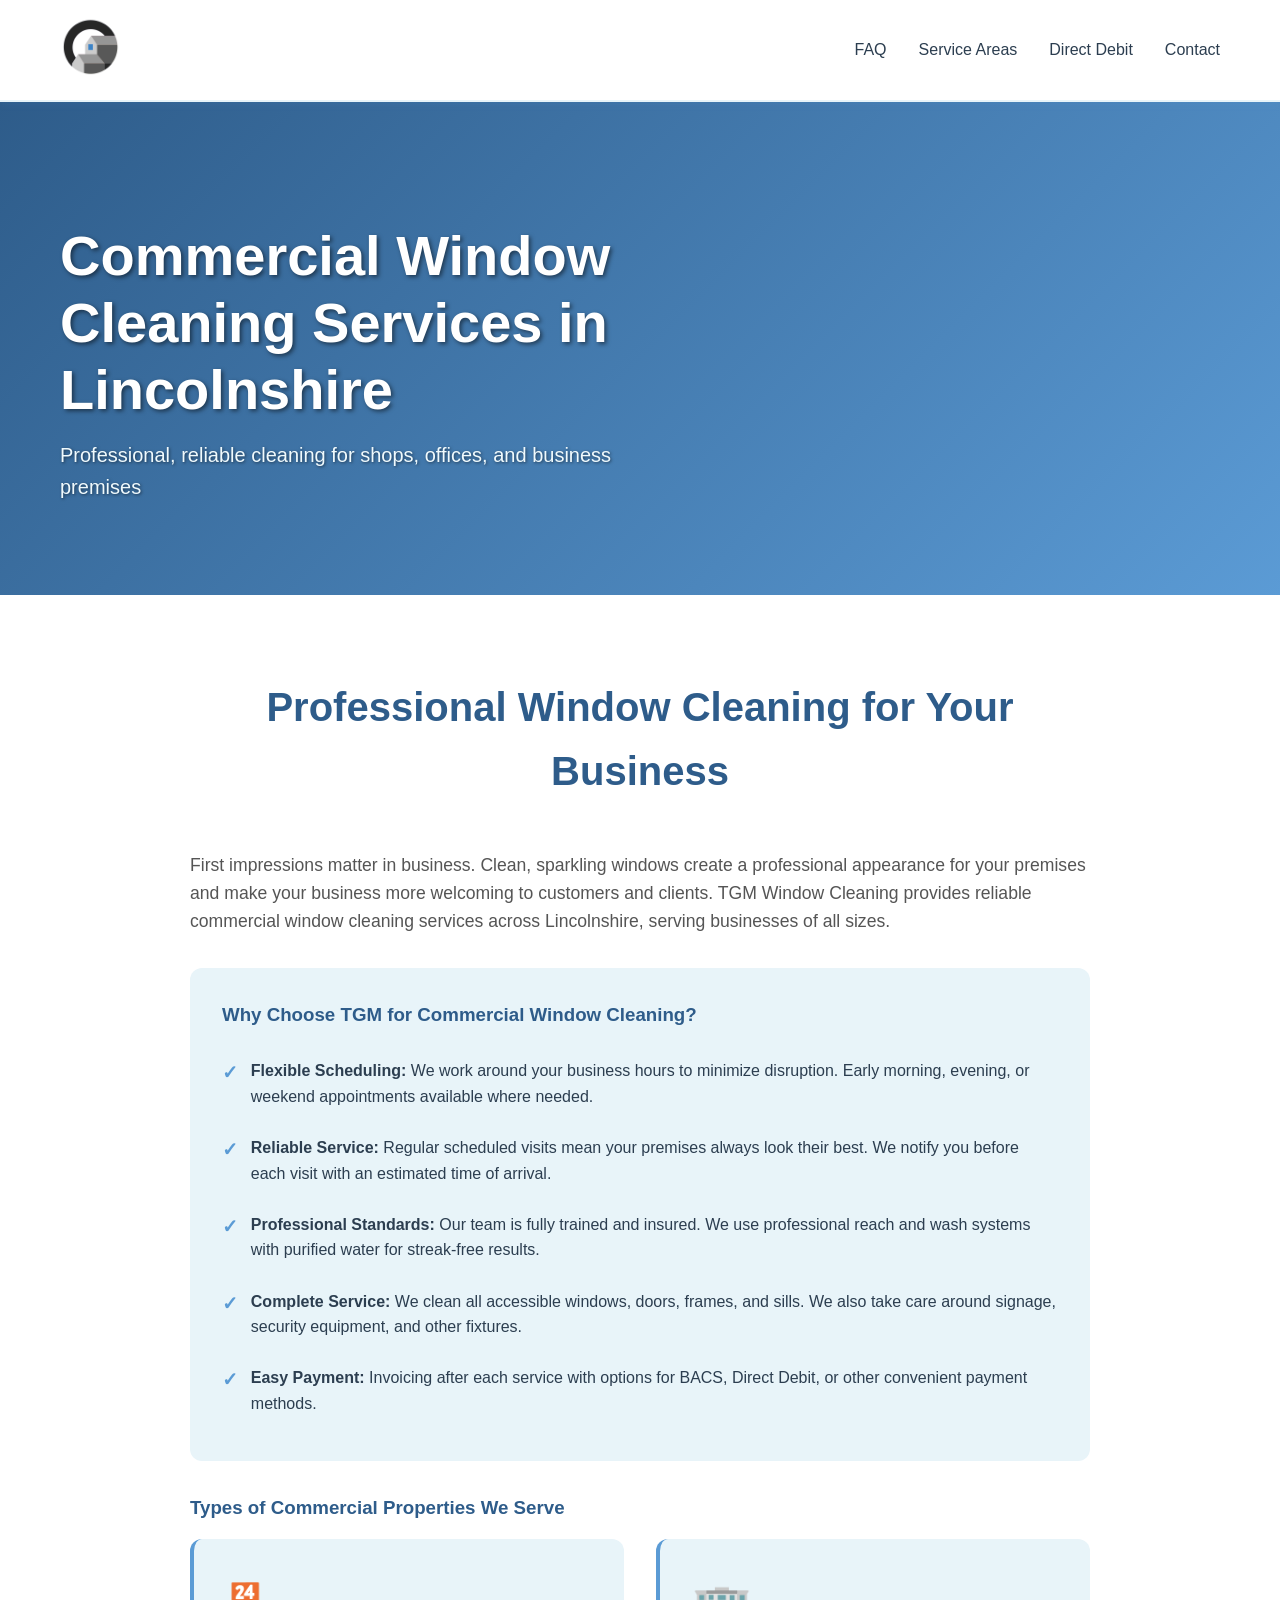
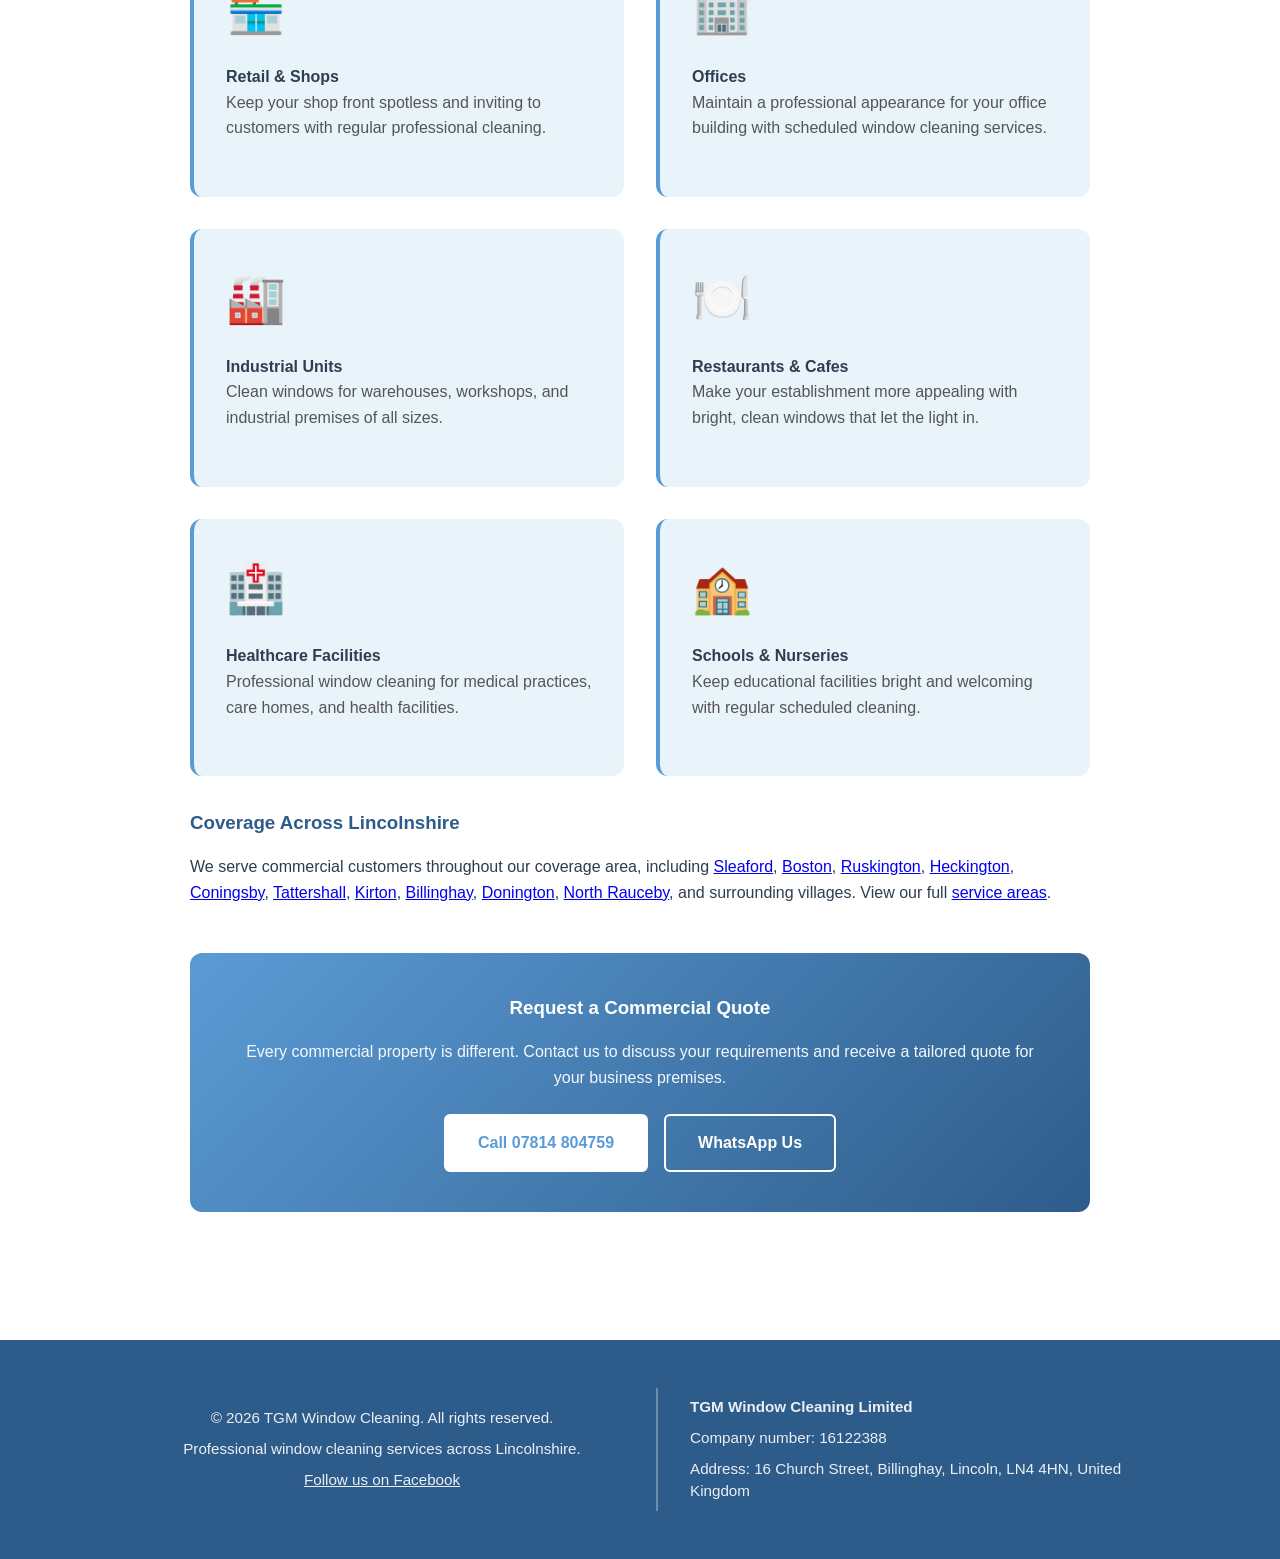
<file: commercial.html>
<!DOCTYPE html>
<html lang="en">
<head>
    <meta charset="UTF-8">
    <meta name="viewport" content="width=device-width, initial-scale=1.0">
    <title>Commercial Window Cleaning Lincolnshire | Shops, Offices & Businesses</title>
    <meta name="description" content="Professional commercial window cleaning across Lincolnshire. Reliable service for shops, offices, and business premises in Sleaford, Boston, Ruskington and surrounding areas. Call 07814 804759.">
    <link rel="canonical" href="https://tgmwindowcleaning.co.uk/commercial">
    
    <!-- Open Graph / Social Media -->
    <meta property="og:type" content="website">
    <meta property="og:url" content="https://tgmwindowcleaning.co.uk/commercial">
    <meta property="og:title" content="Commercial Window Cleaning Lincolnshire | Shops, Offices & Businesses">
    <meta property="og:description" content="Professional commercial window cleaning across Lincolnshire. Reliable service for shops, offices, and business premises.">
    
    <link rel="stylesheet" href="styles.css">
</head>
<body>
    <!-- Navigation -->
    <nav class="navbar">
        <div class="nav-container">
            <div class="logo">
                <a href="/" style="text-decoration: none;">
                    <img src="Logo.png" alt="TGM Window Cleaning Logo" class="logo-image" width="60" height="60">
                </a>
            </div>
            <ul class="nav-links">
                <li><a href="info">FAQ</a></li>
                <li><a href="areas">Service Areas</a></li>
                <li><a href="/#direct-debit">Direct Debit</a></li>
                <li><a href="/#contact">Contact</a></li>
            </ul>
        </div>
    </nav>

    <!-- Hero Section -->
    <section class="hero" style="background: linear-gradient(135deg, var(--secondary-blue) 0%, var(--primary-blue) 100%); min-height: 400px;">
        <div class="hero-container">
            <div class="hero-content">
                <h1>Commercial Window Cleaning Services in Lincolnshire</h1>
                <p>Professional, reliable cleaning for shops, offices, and business premises</p>
            </div>
        </div>
    </section>

    <!-- Main Content -->
    <section class="services">
        <div class="container">
            <div style="max-width: 900px; margin: 0 auto;">
                <h2>Professional Window Cleaning for Your Business</h2>
                
                <p style="font-size: 1.1rem; color: var(--text-light); margin-bottom: 2rem;">
                    First impressions matter in business. Clean, sparkling windows create a professional appearance for your premises and make your business more welcoming to customers and clients. TGM Window Cleaning provides reliable commercial window cleaning services across Lincolnshire, serving businesses of all sizes.
                </p>

                <div style="background: var(--light-bg); padding: 2rem; border-radius: 12px; margin: 2rem 0;">
                    <h3 style="color: var(--secondary-blue); margin-bottom: 1rem;">Why Choose TGM for Commercial Window Cleaning?</h3>
                    <ul style="list-style: none; padding: 0;">
                        <li style="padding: 0.8rem 0; display: flex; align-items: start; gap: 0.8rem;">
                            <span style="color: var(--primary-blue); font-weight: bold; font-size: 1.2rem; flex-shrink: 0;">✓</span>
                            <span><strong>Flexible Scheduling:</strong> We work around your business hours to minimize disruption. Early morning, evening, or weekend appointments available where needed.</span>
                        </li>
                        <li style="padding: 0.8rem 0; display: flex; align-items: start; gap: 0.8rem;">
                            <span style="color: var(--primary-blue); font-weight: bold; font-size: 1.2rem; flex-shrink: 0;">✓</span>
                            <span><strong>Reliable Service:</strong> Regular scheduled visits mean your premises always look their best. We notify you before each visit with an estimated time of arrival.</span>
                        </li>
                        <li style="padding: 0.8rem 0; display: flex; align-items: start; gap: 0.8rem;">
                            <span style="color: var(--primary-blue); font-weight: bold; font-size: 1.2rem; flex-shrink: 0;">✓</span>
                            <span><strong>Professional Standards:</strong> Our team is fully trained and insured. We use professional reach and wash systems with purified water for streak-free results.</span>
                        </li>
                        <li style="padding: 0.8rem 0; display: flex; align-items: start; gap: 0.8rem;">
                            <span style="color: var(--primary-blue); font-weight: bold; font-size: 1.2rem; flex-shrink: 0;">✓</span>
                            <span><strong>Complete Service:</strong> We clean all accessible windows, doors, frames, and sills. We also take care around signage, security equipment, and other fixtures.</span>
                        </li>
                        <li style="padding: 0.8rem 0; display: flex; align-items: start; gap: 0.8rem;">
                            <span style="color: var(--primary-blue); font-weight: bold; font-size: 1.2rem; flex-shrink: 0;">✓</span>
                            <span><strong>Easy Payment:</strong> Invoicing after each service with options for BACS, Direct Debit, or other convenient payment methods.</span>
                        </li>
                    </ul>
                </div>

                <h3 style="color: var(--secondary-blue); margin: 2rem 0 1rem;">Types of Commercial Properties We Serve</h3>
                
                <div class="services-grid" style="margin-bottom: 2rem;">
                    <div class="service-card">
                        <div class="service-icon">🏪</div>
                        <h4>Retail & Shops</h4>
                        <p>Keep your shop front spotless and inviting to customers with regular professional cleaning.</p>
                    </div>
                    <div class="service-card">
                        <div class="service-icon">🏢</div>
                        <h4>Offices</h4>
                        <p>Maintain a professional appearance for your office building with scheduled window cleaning services.</p>
                    </div>
                    <div class="service-card">
                        <div class="service-icon">🏭</div>
                        <h4>Industrial Units</h4>
                        <p>Clean windows for warehouses, workshops, and industrial premises of all sizes.</p>
                    </div>
                    <div class="service-card">
                        <div class="service-icon">🍽️</div>
                        <h4>Restaurants & Cafes</h4>
                        <p>Make your establishment more appealing with bright, clean windows that let the light in.</p>
                    </div>
                    <div class="service-card">
                        <div class="service-icon">🏥</div>
                        <h4>Healthcare Facilities</h4>
                        <p>Professional window cleaning for medical practices, care homes, and health facilities.</p>
                    </div>
                    <div class="service-card">
                        <div class="service-icon">🏫</div>
                        <h4>Schools & Nurseries</h4>
                        <p>Keep educational facilities bright and welcoming with regular scheduled cleaning.</p>
                    </div>
                </div>

                <h3 style="color: var(--secondary-blue); margin: 2rem 0 1rem;">Coverage Across Lincolnshire</h3>
                
                <p style="margin-bottom: 1.5rem;">
                    We serve commercial customers throughout our coverage area, including <a href="sleaford">Sleaford</a>, <a href="boston">Boston</a>, <a href="ruskington">Ruskington</a>, <a href="heckington">Heckington</a>, <a href="coningsby">Coningsby</a>, <a href="tattershall">Tattershall</a>, <a href="kirton">Kirton</a>, <a href="billinghay">Billinghay</a>, <a href="donington">Donington</a>, <a href="north-rauceby">North Rauceby</a>, and surrounding villages. View our full <a href="areas">service areas</a>.
                </p>

                <div style="background: linear-gradient(135deg, var(--primary-blue) 0%, var(--secondary-blue) 100%); color: white; padding: 2.5rem; border-radius: 12px; text-align: center; margin: 3rem 0;">
                    <h3 style="color: white; margin-bottom: 1rem;">Request a Commercial Quote</h3>
                    <p style="margin-bottom: 1.5rem; opacity: 0.95;">
                        Every commercial property is different. Contact us to discuss your requirements and receive a tailored quote for your business premises.
                    </p>
                    <div style="display: flex; gap: 1rem; justify-content: center; flex-wrap: wrap;">
                        <a href="tel:+447814804759" class="btn btn-white">Call 07814 804759</a>
                        <a href="https://wa.me/447814804759" class="btn btn-outline-white" target="_blank">WhatsApp Us</a>
                    </div>
                </div>
            </div>
        </div>
    </section>

    <!-- Footer -->
    <footer class="footer">
        <div class="container">
            <div class="footer-content">
                <div class="footer-section">
                    <p>&copy; 2026 TGM Window Cleaning. All rights reserved.</p>
                    <p>Professional window cleaning services across Lincolnshire.</p>
                    <p><a href="https://www.facebook.com/TGMWindowCleaningUK" target="_blank" rel="noopener" style="color: white; text-decoration: underline;">Follow us on Facebook</a></p>
                </div>
                <div class="footer-section footer-company">
                    <p><strong>TGM Window Cleaning Limited</strong></p>
                    <p>Company number: 16122388</p>
                    <p>Address: 16 Church Street, Billinghay, Lincoln, LN4 4HN, United Kingdom</p>
                </div>
            </div>
        </div>
    </footer>
</body>
</html>
</file>
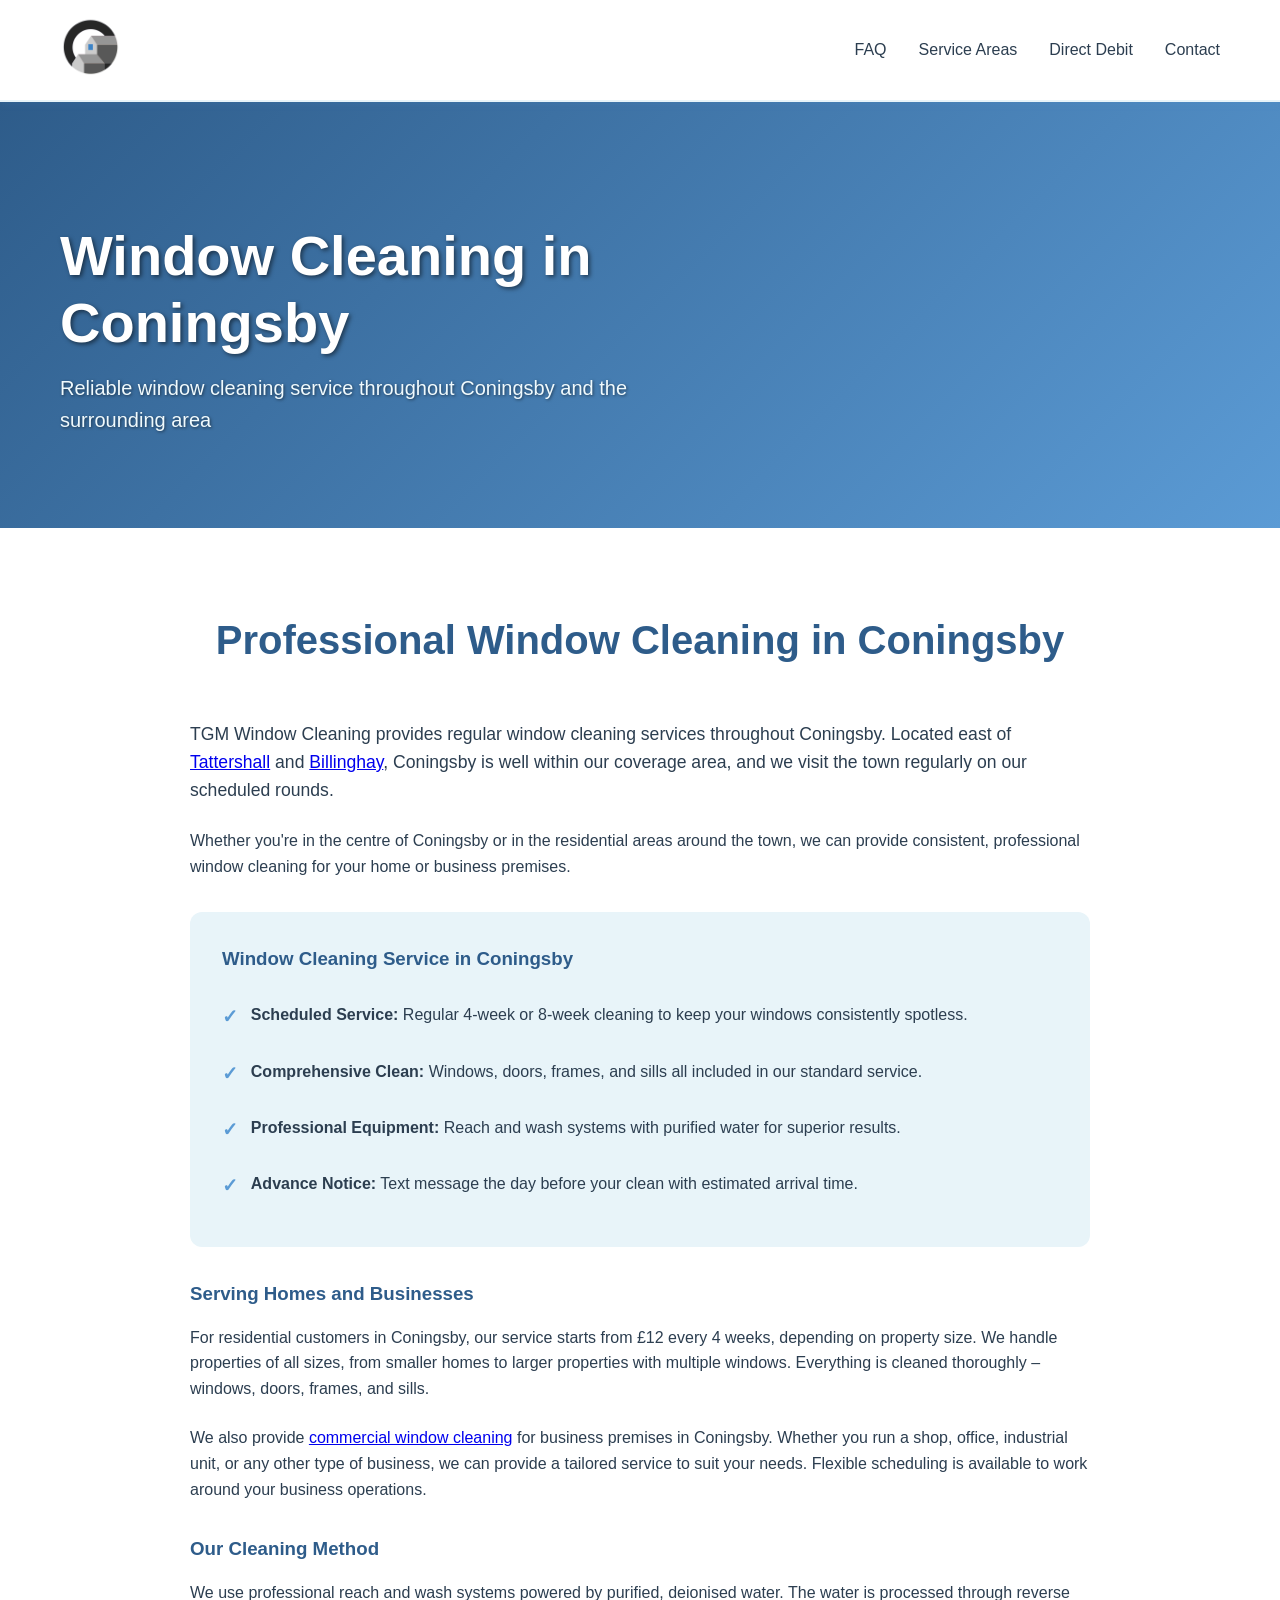
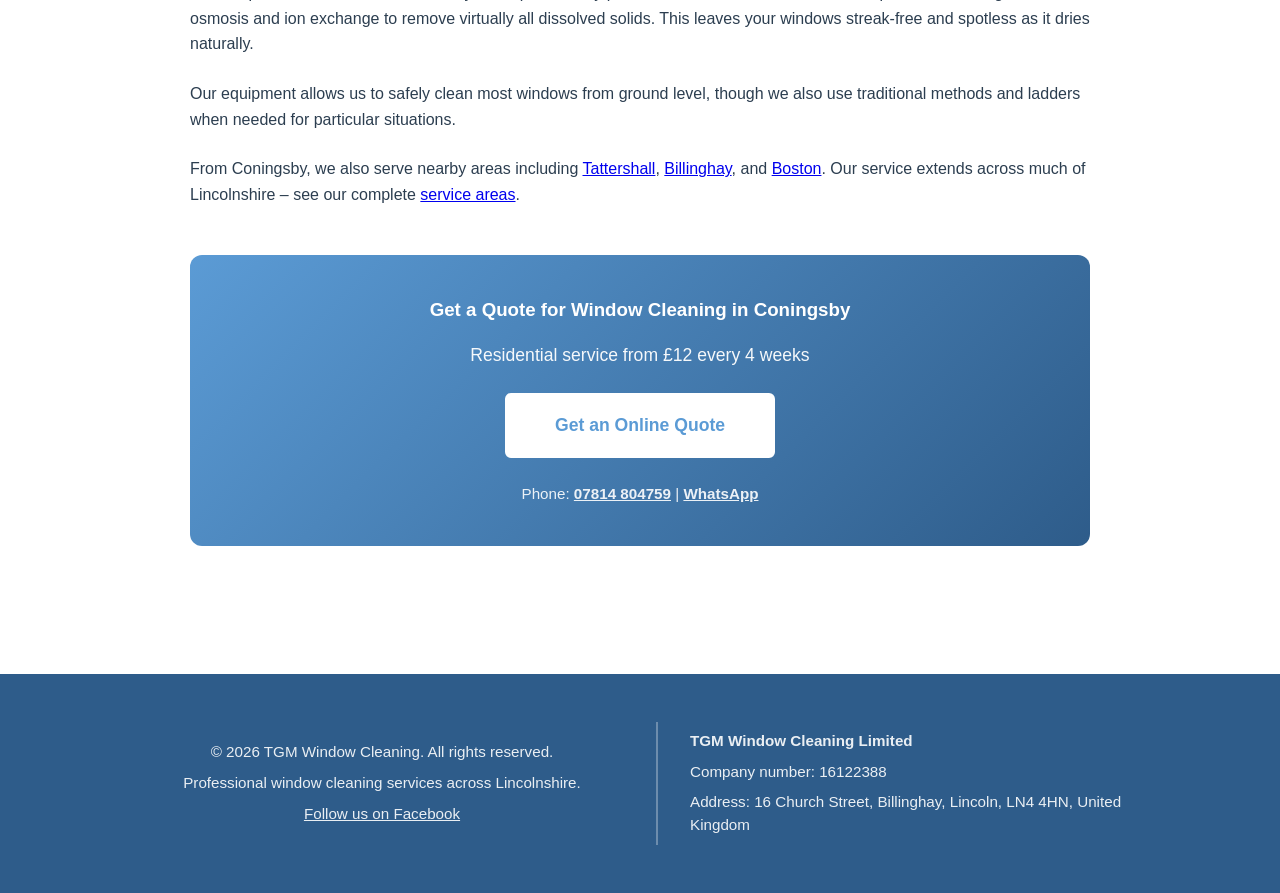
<file: coningsby.html>
<!DOCTYPE html>
<html lang="en">
<head>
    <meta charset="UTF-8">
    <meta name="viewport" content="width=device-width, initial-scale=1.0">
    <title>Window Cleaning Coningsby | From £12 Every 4 Weeks | TGM Window Cleaning</title>
    <meta name="description" content="Professional window cleaning in Coningsby, Lincolnshire. Residential and commercial service throughout the town. From £12 every 4 weeks. Call 07814 804759.">
    <link rel="canonical" href="https://tgmwindowcleaning.co.uk/coningsby">
    
    <!-- Open Graph / Social Media -->
    <meta property="og:type" content="website">
    <meta property="og:url" content="https://tgmwindowcleaning.co.uk/coningsby">
    <meta property="og:title" content="Window Cleaning Coningsby | From £12 Every 4 Weeks">
    <meta property="og:description" content="Professional window cleaning in Coningsby, Lincolnshire. Residential and commercial service throughout the town.">
    
    <link rel="stylesheet" href="styles.css">
</head>
<body>
    <!-- Navigation -->
    <nav class="navbar">
        <div class="nav-container">
            <div class="logo">
                <a href="/" style="text-decoration: none;">
                    <img src="Logo.png" alt="TGM Window Cleaning Logo" class="logo-image" width="60" height="60">
                </a>
            </div>
            <ul class="nav-links">
                <li><a href="info">FAQ</a></li>
                <li><a href="areas">Service Areas</a></li>
                <li><a href="/#direct-debit">Direct Debit</a></li>
                <li><a href="/#contact">Contact</a></li>
            </ul>
        </div>
    </nav>

    <!-- Hero Section -->
    <section class="hero" style="background: linear-gradient(135deg, var(--secondary-blue) 0%, var(--primary-blue) 100%); min-height: 350px;">
        <div class="hero-container">
            <div class="hero-content">
                <h1>Window Cleaning in Coningsby</h1>
                <p>Reliable window cleaning service throughout Coningsby and the surrounding area</p>
            </div>
        </div>
    </section>

    <!-- Main Content -->
    <section class="services">
        <div class="container">
            <div style="max-width: 900px; margin: 0 auto;">
                <h2>Professional Window Cleaning in Coningsby</h2>
                
                <p style="font-size: 1.1rem; color: var(--text-dark); margin-bottom: 1.5rem;">
                    TGM Window Cleaning provides regular window cleaning services throughout Coningsby. Located east of <a href="tattershall">Tattershall</a> and <a href="billinghay">Billinghay</a>, Coningsby is well within our coverage area, and we visit the town regularly on our scheduled rounds.
                </p>

                <p style="margin-bottom: 1.5rem;">
                    Whether you're in the centre of Coningsby or in the residential areas around the town, we can provide consistent, professional window cleaning for your home or business premises.
                </p>

                <div style="background: var(--light-bg); padding: 2rem; border-radius: 12px; margin: 2rem 0;">
                    <h3 style="color: var(--secondary-blue); margin-bottom: 1rem;">Window Cleaning Service in Coningsby</h3>
                    <ul style="list-style: none; padding: 0;">
                        <li style="padding: 0.8rem 0; display: flex; align-items: start; gap: 0.8rem;">
                            <span style="color: var(--primary-blue); font-weight: bold; font-size: 1.2rem;">✓</span>
                            <span><strong>Scheduled Service:</strong> Regular 4-week or 8-week cleaning to keep your windows consistently spotless.</span>
                        </li>
                        <li style="padding: 0.8rem 0; display: flex; align-items: start; gap: 0.8rem;">
                            <span style="color: var(--primary-blue); font-weight: bold; font-size: 1.2rem;">✓</span>
                            <span><strong>Comprehensive Clean:</strong> Windows, doors, frames, and sills all included in our standard service.</span>
                        </li>
                        <li style="padding: 0.8rem 0; display: flex; align-items: start; gap: 0.8rem;">
                            <span style="color: var(--primary-blue); font-weight: bold; font-size: 1.2rem;">✓</span>
                            <span><strong>Professional Equipment:</strong> Reach and wash systems with purified water for superior results.</span>
                        </li>
                        <li style="padding: 0.8rem 0; display: flex; align-items: start; gap: 0.8rem;">
                            <span style="color: var(--primary-blue); font-weight: bold; font-size: 1.2rem;">✓</span>
                            <span><strong>Advance Notice:</strong> Text message the day before your clean with estimated arrival time.</span>
                        </li>
                    </ul>
                </div>

                <h3 style="color: var(--secondary-blue); margin: 2rem 0 1rem;">Serving Homes and Businesses</h3>
                
                <p style="margin-bottom: 1.5rem;">
                    For residential customers in Coningsby, our service starts from £12 every 4 weeks, depending on property size. We handle properties of all sizes, from smaller homes to larger properties with multiple windows. Everything is cleaned thoroughly – windows, doors, frames, and sills.
                </p>

                <p style="margin-bottom: 1.5rem;">
                    We also provide <a href="commercial">commercial window cleaning</a> for business premises in Coningsby. Whether you run a shop, office, industrial unit, or any other type of business, we can provide a tailored service to suit your needs. Flexible scheduling is available to work around your business operations.
                </p>

                <h3 style="color: var(--secondary-blue); margin: 2rem 0 1rem;">Our Cleaning Method</h3>
                
                <p style="margin-bottom: 1.5rem;">
                    We use professional reach and wash systems powered by purified, deionised water. The water is processed through reverse osmosis and ion exchange to remove virtually all dissolved solids. This leaves your windows streak-free and spotless as it dries naturally.
                </p>

                <p style="margin-bottom: 1.5rem;">
                    Our equipment allows us to safely clean most windows from ground level, though we also use traditional methods and ladders when needed for particular situations.
                </p>

                <p style="margin-bottom: 2rem;">
                    From Coningsby, we also serve nearby areas including <a href="tattershall">Tattershall</a>, <a href="billinghay">Billinghay</a>, and <a href="boston">Boston</a>. Our service extends across much of Lincolnshire – see our complete <a href="areas">service areas</a>.
                </p>

                <div style="background: linear-gradient(135deg, var(--primary-blue) 0%, var(--secondary-blue) 100%); color: white; padding: 2.5rem; border-radius: 12px; text-align: center; margin: 3rem 0;">
                    <h3 style="color: white; margin-bottom: 1rem;">Get a Quote for Window Cleaning in Coningsby</h3>
                    <p style="margin-bottom: 1.5rem; opacity: 0.95; font-size: 1.1rem;">
                        Residential service from £12 every 4 weeks
                    </p>
                    <div style="display: flex; gap: 1rem; justify-content: center; flex-wrap: wrap;">
                        <a href="https://www.guvnor.app/tgmwindowcleaning" class="btn btn-white btn-large">Get an Online Quote</a>
                    </div>
                    <p style="margin-top: 1.5rem; opacity: 0.9; font-size: 0.95rem;">
                        Phone: <a href="tel:+447814804759" style="color: white; font-weight: bold;">07814 804759</a> | <a href="https://wa.me/447814804759" style="color: white; font-weight: bold;" target="_blank">WhatsApp</a>
                    </p>
                </div>
            </div>
        </div>
    </section>

    <!-- Footer -->
    <footer class="footer">
        <div class="container">
            <div class="footer-content">
                <div class="footer-section">
                    <p>&copy; 2026 TGM Window Cleaning. All rights reserved.</p>
                    <p>Professional window cleaning services across Lincolnshire.</p>
                    <p><a href="https://www.facebook.com/TGMWindowCleaningUK" target="_blank" rel="noopener" style="color: white; text-decoration: underline;">Follow us on Facebook</a></p>
                </div>
                <div class="footer-section footer-company">
                    <p><strong>TGM Window Cleaning Limited</strong></p>
                    <p>Company number: 16122388</p>
                    <p>Address: 16 Church Street, Billinghay, Lincoln, LN4 4HN, United Kingdom</p>
                </div>
            </div>
        </div>
    </footer>
</body>
</html>
</file>
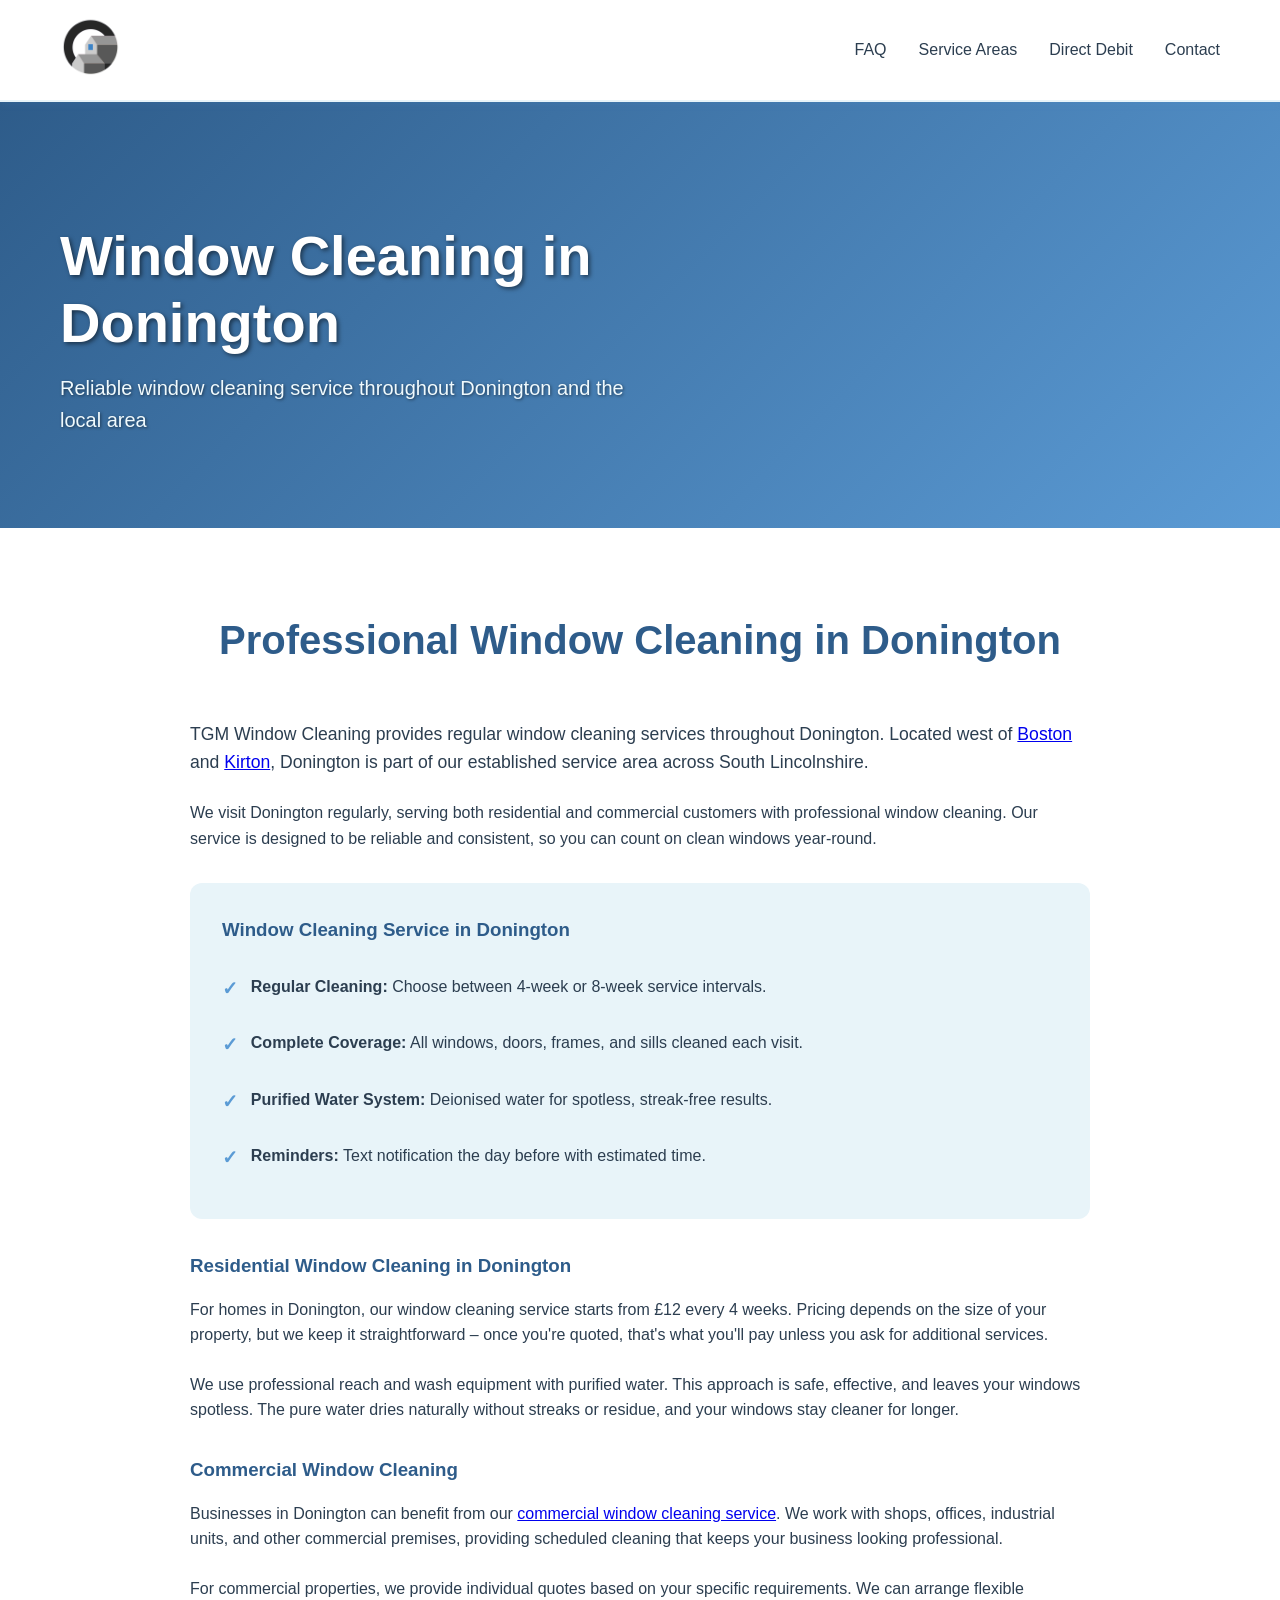
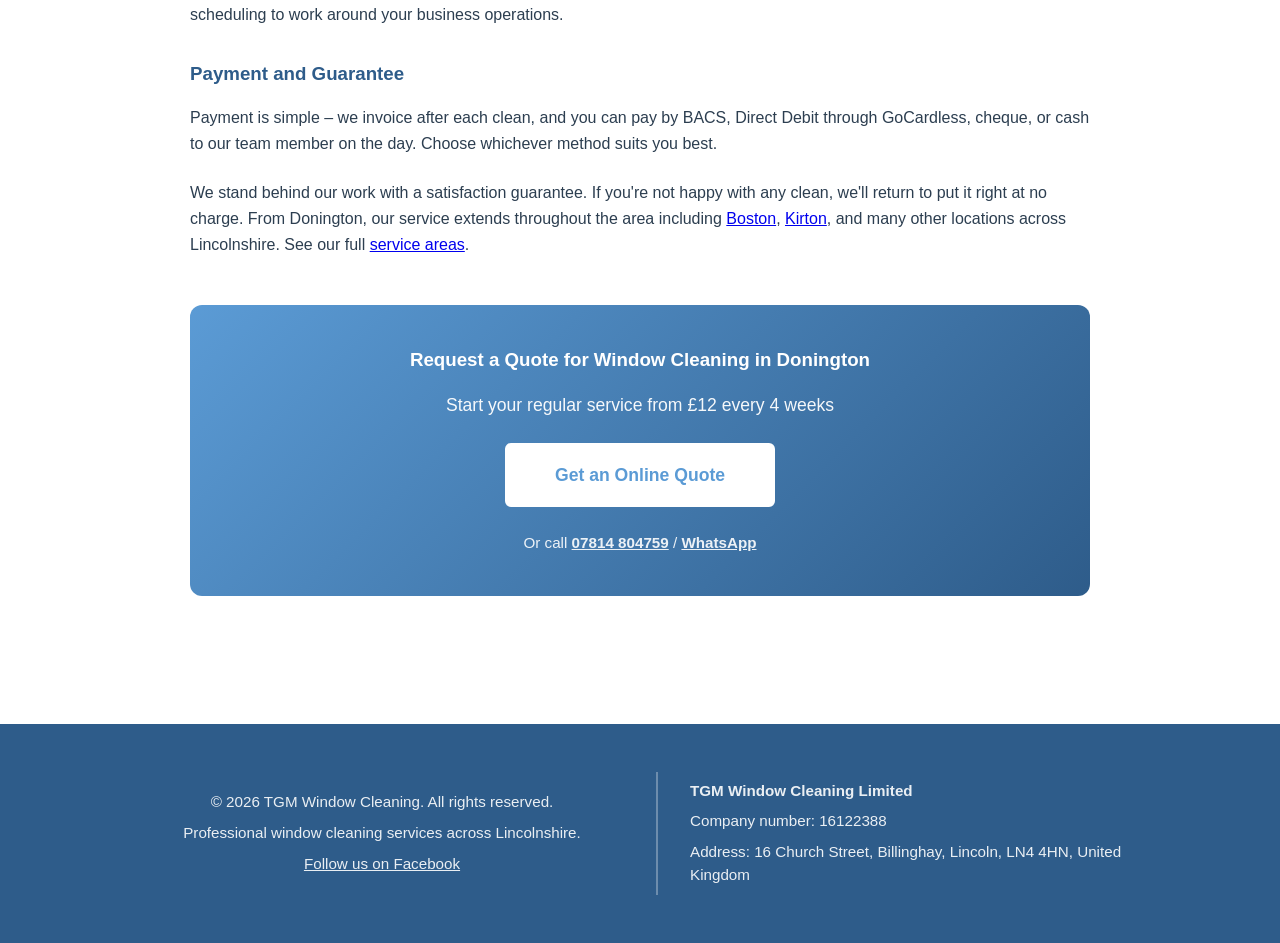
<file: donington.html>
<!DOCTYPE html>
<html lang="en">
<head>
    <meta charset="UTF-8">
    <meta name="viewport" content="width=device-width, initial-scale=1.0">
    <title>Window Cleaning Donington | From £12 Every 4 Weeks | TGM Window Cleaning</title>
    <meta name="description" content="Professional window cleaning in Donington, Lincolnshire. Reliable service for homes and businesses from £12 every 4 weeks. Call 07814 804759.">
    <link rel="canonical" href="https://tgmwindowcleaning.co.uk/donington">
    
    <!-- Open Graph / Social Media -->
    <meta property="og:type" content="website">
    <meta property="og:url" content="https://tgmwindowcleaning.co.uk/donington">
    <meta property="og:title" content="Window Cleaning Donington | From £12 Every 4 Weeks">
    <meta property="og:description" content="Professional window cleaning in Donington, Lincolnshire. Reliable service for homes and businesses from £12 every 4 weeks.">
    
    <link rel="stylesheet" href="styles.css">
</head>
<body>
    <!-- Navigation -->
    <nav class="navbar">
        <div class="nav-container">
            <div class="logo">
                <a href="/" style="text-decoration: none;">
                    <img src="Logo.png" alt="TGM Window Cleaning Logo" class="logo-image" width="60" height="60">
                </a>
            </div>
            <ul class="nav-links">
                <li><a href="info">FAQ</a></li>
                <li><a href="areas">Service Areas</a></li>
                <li><a href="/#direct-debit">Direct Debit</a></li>
                <li><a href="/#contact">Contact</a></li>
            </ul>
        </div>
    </nav>

    <!-- Hero Section -->
    <section class="hero" style="background: linear-gradient(135deg, var(--secondary-blue) 0%, var(--primary-blue) 100%); min-height: 350px;">
        <div class="hero-container">
            <div class="hero-content">
                <h1>Window Cleaning in Donington</h1>
                <p>Reliable window cleaning service throughout Donington and the local area</p>
            </div>
        </div>
    </section>

    <!-- Main Content -->
    <section class="services">
        <div class="container">
            <div style="max-width: 900px; margin: 0 auto;">
                <h2>Professional Window Cleaning in Donington</h2>
                
                <p style="font-size: 1.1rem; color: var(--text-dark); margin-bottom: 1.5rem;">
                    TGM Window Cleaning provides regular window cleaning services throughout Donington. Located west of <a href="boston">Boston</a> and <a href="kirton">Kirton</a>, Donington is part of our established service area across South Lincolnshire.
                </p>

                <p style="margin-bottom: 1.5rem;">
                    We visit Donington regularly, serving both residential and commercial customers with professional window cleaning. Our service is designed to be reliable and consistent, so you can count on clean windows year-round.
                </p>

                <div style="background: var(--light-bg); padding: 2rem; border-radius: 12px; margin: 2rem 0;">
                    <h3 style="color: var(--secondary-blue); margin-bottom: 1rem;">Window Cleaning Service in Donington</h3>
                    <ul style="list-style: none; padding: 0;">
                        <li style="padding: 0.8rem 0; display: flex; align-items: start; gap: 0.8rem;">
                            <span style="color: var(--primary-blue); font-weight: bold; font-size: 1.2rem;">✓</span>
                            <span><strong>Regular Cleaning:</strong> Choose between 4-week or 8-week service intervals.</span>
                        </li>
                        <li style="padding: 0.8rem 0; display: flex; align-items: start; gap: 0.8rem;">
                            <span style="color: var(--primary-blue); font-weight: bold; font-size: 1.2rem;">✓</span>
                            <span><strong>Complete Coverage:</strong> All windows, doors, frames, and sills cleaned each visit.</span>
                        </li>
                        <li style="padding: 0.8rem 0; display: flex; align-items: start; gap: 0.8rem;">
                            <span style="color: var(--primary-blue); font-weight: bold; font-size: 1.2rem;">✓</span>
                            <span><strong>Purified Water System:</strong> Deionised water for spotless, streak-free results.</span>
                        </li>
                        <li style="padding: 0.8rem 0; display: flex; align-items: start; gap: 0.8rem;">
                            <span style="color: var(--primary-blue); font-weight: bold; font-size: 1.2rem;">✓</span>
                            <span><strong>Reminders:</strong> Text notification the day before with estimated time.</span>
                        </li>
                    </ul>
                </div>

                <h3 style="color: var(--secondary-blue); margin: 2rem 0 1rem;">Residential Window Cleaning in Donington</h3>
                
                <p style="margin-bottom: 1.5rem;">
                    For homes in Donington, our window cleaning service starts from £12 every 4 weeks. Pricing depends on the size of your property, but we keep it straightforward – once you're quoted, that's what you'll pay unless you ask for additional services.
                </p>

                <p style="margin-bottom: 1.5rem;">
                    We use professional reach and wash equipment with purified water. This approach is safe, effective, and leaves your windows spotless. The pure water dries naturally without streaks or residue, and your windows stay cleaner for longer.
                </p>

                <h3 style="color: var(--secondary-blue); margin: 2rem 0 1rem;">Commercial Window Cleaning</h3>
                
                <p style="margin-bottom: 1.5rem;">
                    Businesses in Donington can benefit from our <a href="commercial">commercial window cleaning service</a>. We work with shops, offices, industrial units, and other commercial premises, providing scheduled cleaning that keeps your business looking professional.
                </p>

                <p style="margin-bottom: 1.5rem;">
                    For commercial properties, we provide individual quotes based on your specific requirements. We can arrange flexible scheduling to work around your business operations.
                </p>

                <h3 style="color: var(--secondary-blue); margin: 2rem 0 1rem;">Payment and Guarantee</h3>
                
                <p style="margin-bottom: 1.5rem;">
                    Payment is simple – we invoice after each clean, and you can pay by BACS, Direct Debit through GoCardless, cheque, or cash to our team member on the day. Choose whichever method suits you best.
                </p>

                <p style="margin-bottom: 2rem;">
                    We stand behind our work with a satisfaction guarantee. If you're not happy with any clean, we'll return to put it right at no charge. From Donington, our service extends throughout the area including <a href="boston">Boston</a>, <a href="kirton">Kirton</a>, and many other locations across Lincolnshire. See our full <a href="areas">service areas</a>.
                </p>

                <div style="background: linear-gradient(135deg, var(--primary-blue) 0%, var(--secondary-blue) 100%); color: white; padding: 2.5rem; border-radius: 12px; text-align: center; margin: 3rem 0;">
                    <h3 style="color: white; margin-bottom: 1rem;">Request a Quote for Window Cleaning in Donington</h3>
                    <p style="margin-bottom: 1.5rem; opacity: 0.95; font-size: 1.1rem;">
                        Start your regular service from £12 every 4 weeks
                    </p>
                    <div style="display: flex; gap: 1rem; justify-content: center; flex-wrap: wrap;">
                        <a href="https://www.guvnor.app/tgmwindowcleaning" class="btn btn-white btn-large">Get an Online Quote</a>
                    </div>
                    <p style="margin-top: 1.5rem; opacity: 0.9; font-size: 0.95rem;">
                        Or call <a href="tel:+447814804759" style="color: white; font-weight: bold;">07814 804759</a> / <a href="https://wa.me/447814804759" style="color: white; font-weight: bold;" target="_blank">WhatsApp</a>
                    </p>
                </div>
            </div>
        </div>
    </section>

    <!-- Footer -->
    <footer class="footer">
        <div class="container">
            <div class="footer-content">
                <div class="footer-section">
                    <p>&copy; 2026 TGM Window Cleaning. All rights reserved.</p>
                    <p>Professional window cleaning services across Lincolnshire.</p>
                    <p><a href="https://www.facebook.com/TGMWindowCleaningUK" target="_blank" rel="noopener" style="color: white; text-decoration: underline;">Follow us on Facebook</a></p>
                </div>
                <div class="footer-section footer-company">
                    <p><strong>TGM Window Cleaning Limited</strong></p>
                    <p>Company number: 16122388</p>
                    <p>Address: 16 Church Street, Billinghay, Lincoln, LN4 4HN, United Kingdom</p>
                </div>
            </div>
        </div>
    </footer>
</body>
</html>
</file>
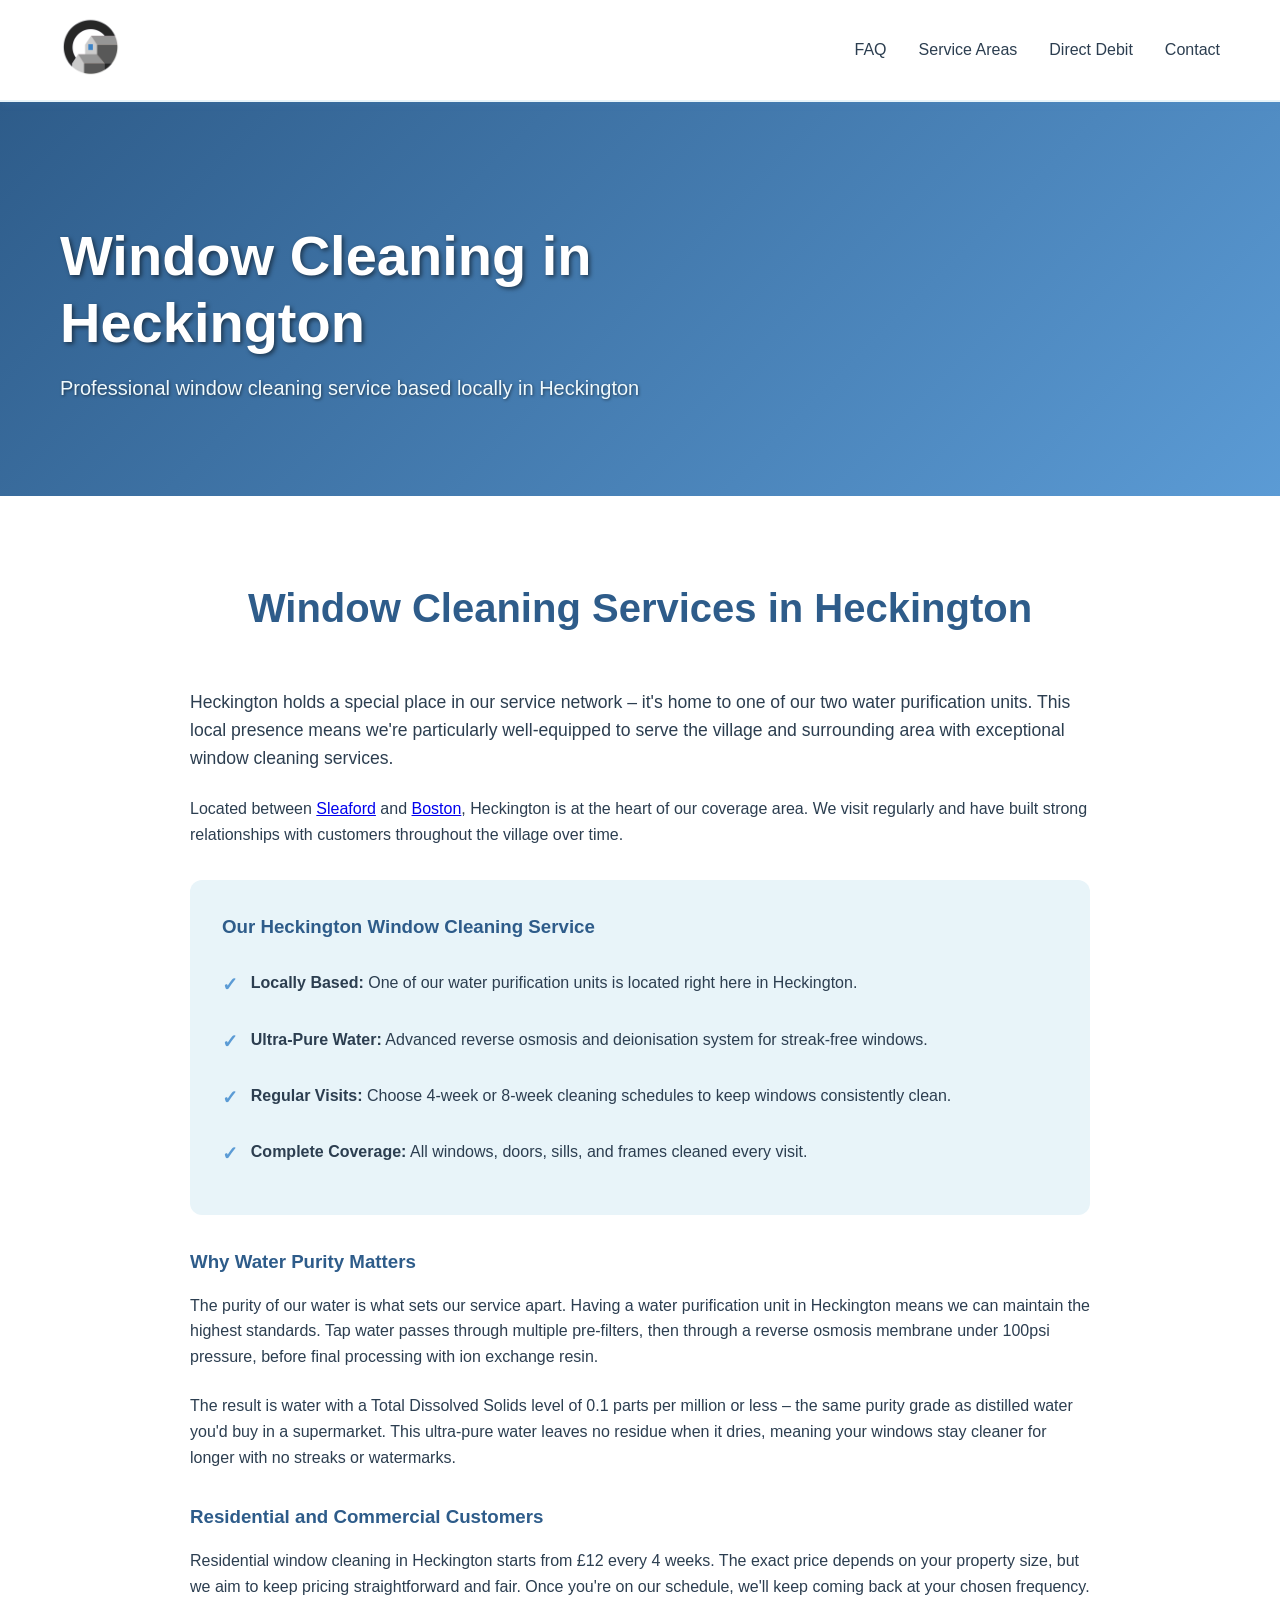
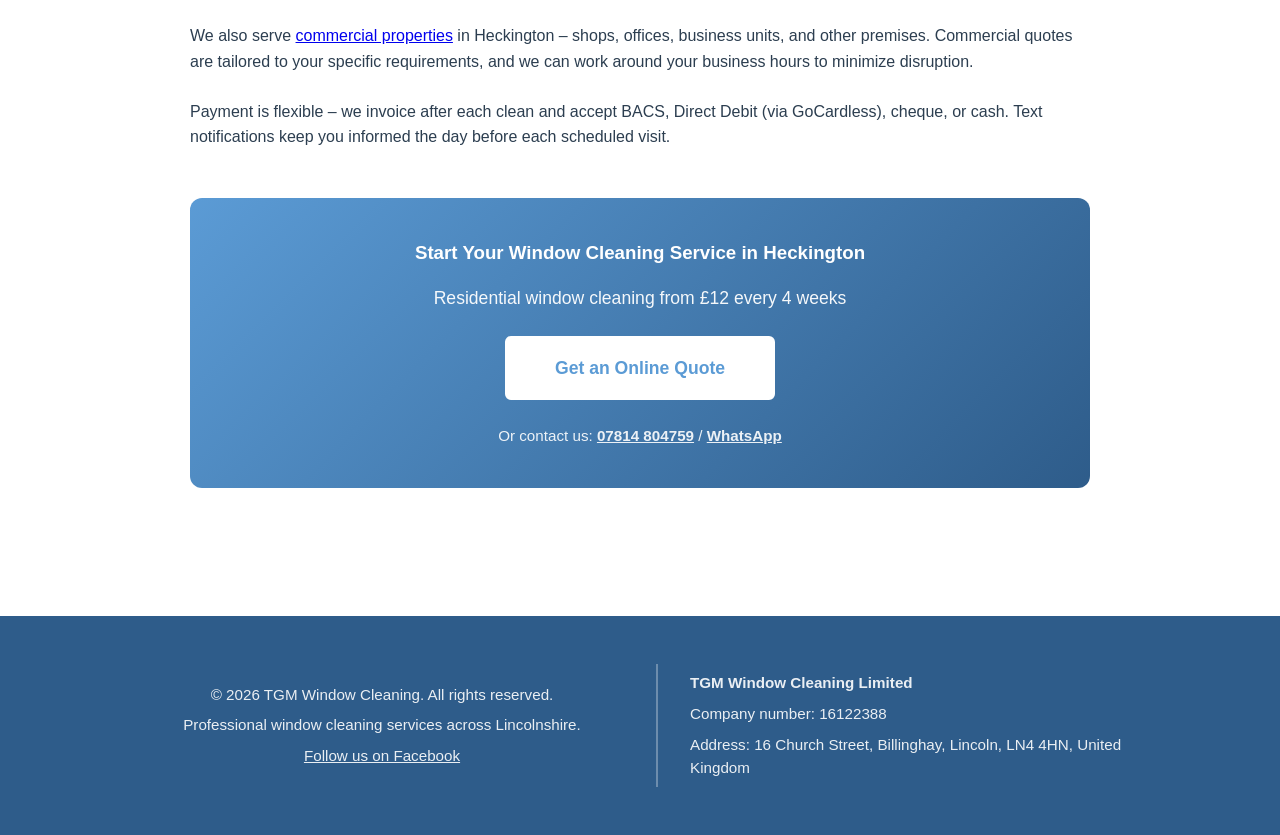
<file: heckington.html>
<!DOCTYPE html>
<html lang="en">
<head>
    <meta charset="UTF-8">
    <meta name="viewport" content="width=device-width, initial-scale=1.0">
    <title>Window Cleaning Heckington | Professional Service From £12 | TGM</title>
    <meta name="description" content="Window cleaning in Heckington, Lincolnshire. Local service with water purification unit based in the village. From £12 every 4 weeks. Call 07814 804759 for a quote.">
    <link rel="canonical" href="https://tgmwindowcleaning.co.uk/heckington">
    
    <!-- Open Graph / Social Media -->
    <meta property="og:type" content="website">
    <meta property="og:url" content="https://tgmwindowcleaning.co.uk/heckington">
    <meta property="og:title" content="Window Cleaning Heckington | Professional Service From £12">
    <meta property="og:description" content="Window cleaning in Heckington, Lincolnshire. Local service with water purification unit based in the village.">
    
    <link rel="stylesheet" href="styles.css">
</head>
<body>
    <!-- Navigation -->
    <nav class="navbar">
        <div class="nav-container">
            <div class="logo">
                <a href="/" style="text-decoration: none;">
                    <img src="Logo.png" alt="TGM Window Cleaning Logo" class="logo-image" width="60" height="60">
                </a>
            </div>
            <ul class="nav-links">
                <li><a href="info">FAQ</a></li>
                <li><a href="areas">Service Areas</a></li>
                <li><a href="/#direct-debit">Direct Debit</a></li>
                <li><a href="/#contact">Contact</a></li>
            </ul>
        </div>
    </nav>

    <!-- Hero Section -->
    <section class="hero" style="background: linear-gradient(135deg, var(--secondary-blue) 0%, var(--primary-blue) 100%); min-height: 350px;">
        <div class="hero-container">
            <div class="hero-content">
                <h1>Window Cleaning in Heckington</h1>
                <p>Professional window cleaning service based locally in Heckington</p>
            </div>
        </div>
    </section>

    <!-- Main Content -->
    <section class="services">
        <div class="container">
            <div style="max-width: 900px; margin: 0 auto;">
                <h2>Window Cleaning Services in Heckington</h2>
                
                <p style="font-size: 1.1rem; color: var(--text-dark); margin-bottom: 1.5rem;">
                    Heckington holds a special place in our service network – it's home to one of our two water purification units. This local presence means we're particularly well-equipped to serve the village and surrounding area with exceptional window cleaning services.
                </p>

                <p style="margin-bottom: 1.5rem;">
                    Located between <a href="sleaford">Sleaford</a> and <a href="boston">Boston</a>, Heckington is at the heart of our coverage area. We visit regularly and have built strong relationships with customers throughout the village over time.
                </p>

                <div style="background: var(--light-bg); padding: 2rem; border-radius: 12px; margin: 2rem 0;">
                    <h3 style="color: var(--secondary-blue); margin-bottom: 1rem;">Our Heckington Window Cleaning Service</h3>
                    <ul style="list-style: none; padding: 0;">
                        <li style="padding: 0.8rem 0; display: flex; align-items: start; gap: 0.8rem;">
                            <span style="color: var(--primary-blue); font-weight: bold; font-size: 1.2rem;">✓</span>
                            <span><strong>Locally Based:</strong> One of our water purification units is located right here in Heckington.</span>
                        </li>
                        <li style="padding: 0.8rem 0; display: flex; align-items: start; gap: 0.8rem;">
                            <span style="color: var(--primary-blue); font-weight: bold; font-size: 1.2rem;">✓</span>
                            <span><strong>Ultra-Pure Water:</strong> Advanced reverse osmosis and deionisation system for streak-free windows.</span>
                        </li>
                        <li style="padding: 0.8rem 0; display: flex; align-items: start; gap: 0.8rem;">
                            <span style="color: var(--primary-blue); font-weight: bold; font-size: 1.2rem;">✓</span>
                            <span><strong>Regular Visits:</strong> Choose 4-week or 8-week cleaning schedules to keep windows consistently clean.</span>
                        </li>
                        <li style="padding: 0.8rem 0; display: flex; align-items: start; gap: 0.8rem;">
                            <span style="color: var(--primary-blue); font-weight: bold; font-size: 1.2rem;">✓</span>
                            <span><strong>Complete Coverage:</strong> All windows, doors, sills, and frames cleaned every visit.</span>
                        </li>
                    </ul>
                </div>

                <h3 style="color: var(--secondary-blue); margin: 2rem 0 1rem;">Why Water Purity Matters</h3>
                
                <p style="margin-bottom: 1.5rem;">
                    The purity of our water is what sets our service apart. Having a water purification unit in Heckington means we can maintain the highest standards. Tap water passes through multiple pre-filters, then through a reverse osmosis membrane under 100psi pressure, before final processing with ion exchange resin.
                </p>

                <p style="margin-bottom: 1.5rem;">
                    The result is water with a Total Dissolved Solids level of 0.1 parts per million or less – the same purity grade as distilled water you'd buy in a supermarket. This ultra-pure water leaves no residue when it dries, meaning your windows stay cleaner for longer with no streaks or watermarks.
                </p>

                <h3 style="color: var(--secondary-blue); margin: 2rem 0 1rem;">Residential and Commercial Customers</h3>
                
                <p style="margin-bottom: 1.5rem;">
                    Residential window cleaning in Heckington starts from £12 every 4 weeks. The exact price depends on your property size, but we aim to keep pricing straightforward and fair. Once you're on our schedule, we'll keep coming back at your chosen frequency.
                </p>

                <p style="margin-bottom: 1.5rem;">
                    We also serve <a href="commercial">commercial properties</a> in Heckington – shops, offices, business units, and other premises. Commercial quotes are tailored to your specific requirements, and we can work around your business hours to minimize disruption.
                </p>

                <p style="margin-bottom: 2rem;">
                    Payment is flexible – we invoice after each clean and accept BACS, Direct Debit (via GoCardless), cheque, or cash. Text notifications keep you informed the day before each scheduled visit.
                </p>

                <div style="background: linear-gradient(135deg, var(--primary-blue) 0%, var(--secondary-blue) 100%); color: white; padding: 2.5rem; border-radius: 12px; text-align: center; margin: 3rem 0;">
                    <h3 style="color: white; margin-bottom: 1rem;">Start Your Window Cleaning Service in Heckington</h3>
                    <p style="margin-bottom: 1.5rem; opacity: 0.95; font-size: 1.1rem;">
                        Residential window cleaning from £12 every 4 weeks
                    </p>
                    <div style="display: flex; gap: 1rem; justify-content: center; flex-wrap: wrap;">
                        <a href="https://www.guvnor.app/tgmwindowcleaning" class="btn btn-white btn-large">Get an Online Quote</a>
                    </div>
                    <p style="margin-top: 1.5rem; opacity: 0.9; font-size: 0.95rem;">
                        Or contact us: <a href="tel:+447814804759" style="color: white; font-weight: bold;">07814 804759</a> / <a href="https://wa.me/447814804759" style="color: white; font-weight: bold;" target="_blank">WhatsApp</a>
                    </p>
                </div>
            </div>
        </div>
    </section>

    <!-- Footer -->
    <footer class="footer">
        <div class="container">
            <div class="footer-content">
                <div class="footer-section">
                    <p>&copy; 2026 TGM Window Cleaning. All rights reserved.</p>
                    <p>Professional window cleaning services across Lincolnshire.</p>
                    <p><a href="https://www.facebook.com/TGMWindowCleaningUK" target="_blank" rel="noopener" style="color: white; text-decoration: underline;">Follow us on Facebook</a></p>
                </div>
                <div class="footer-section footer-company">
                    <p><strong>TGM Window Cleaning Limited</strong></p>
                    <p>Company number: 16122388</p>
                    <p>Address: 16 Church Street, Billinghay, Lincoln, LN4 4HN, United Kingdom</p>
                </div>
            </div>
        </div>
    </footer>
</body>
</html>
</file>
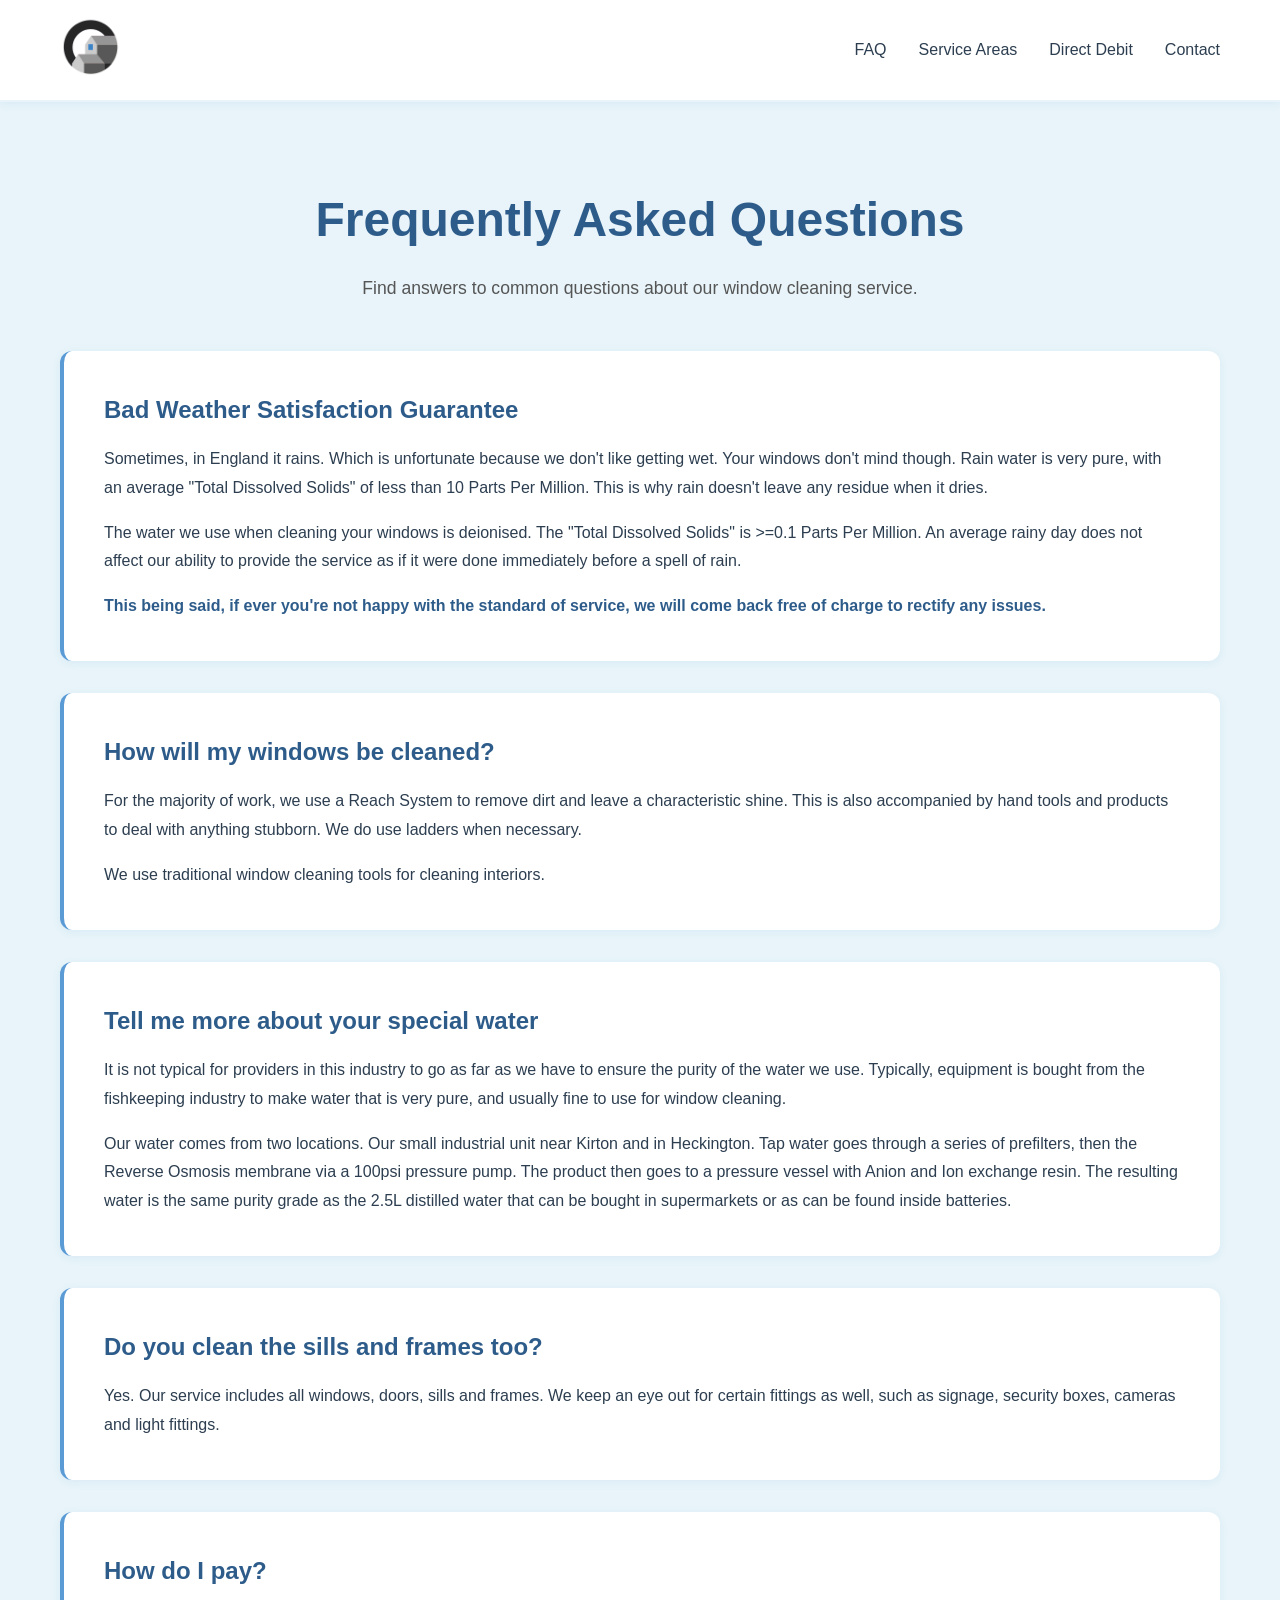
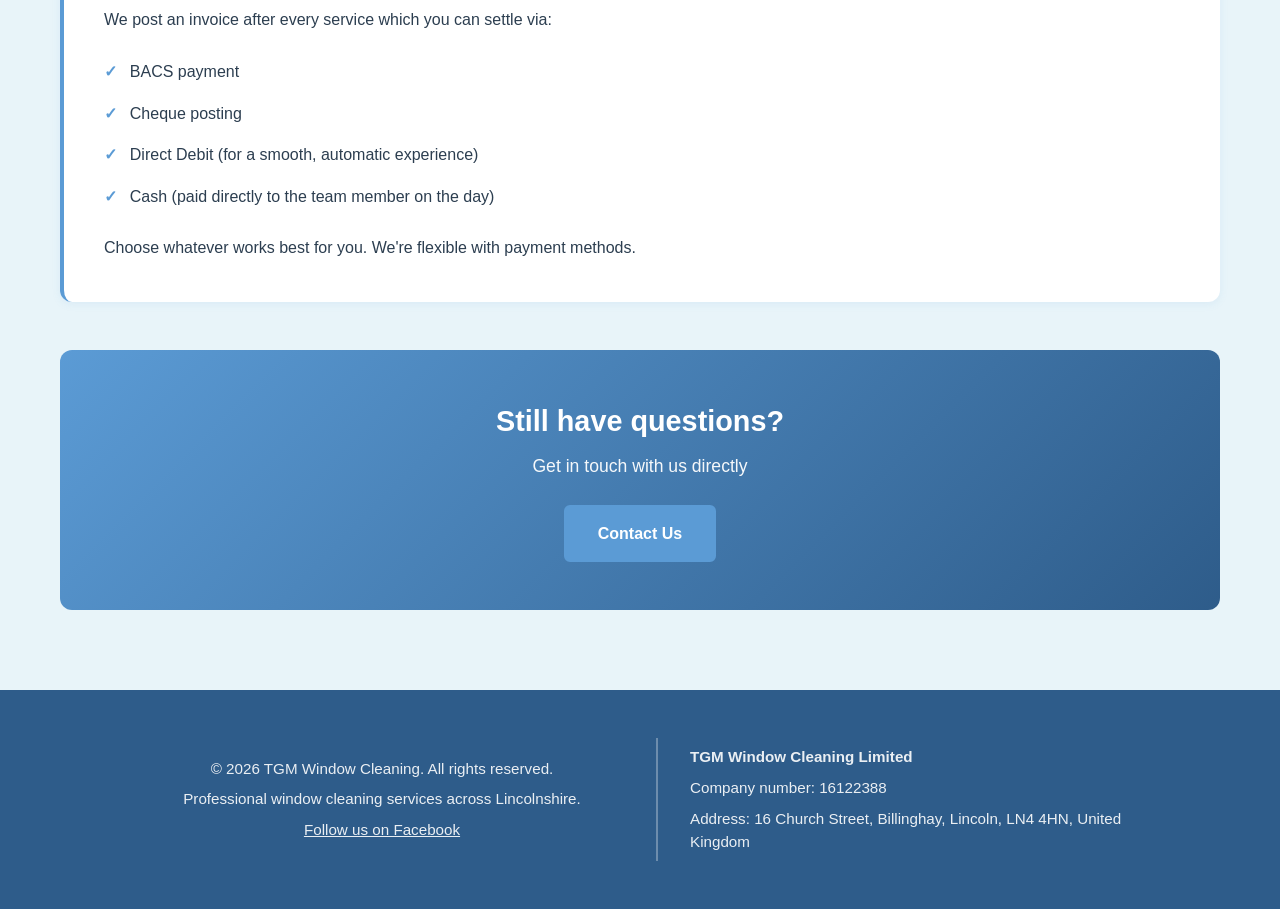
<file: info.html>
<!DOCTYPE html>
<html lang="en">
<head>
    <meta charset="UTF-8">
    <meta name="viewport" content="width=device-width, initial-scale=1.0">
    <title>FAQ - Window Cleaning Questions | TGM Window Cleaning Lincolnshire</title>
    <meta name="description" content="Frequently asked questions about our professional window cleaning service across Lincolnshire. Learn about our methods, water purification, payment options and satisfaction guarantee.">
    <link rel="canonical" href="https://tgmwindowcleaning.co.uk/info">
    
    <!-- Open Graph / Social Media -->
    <meta property="og:type" content="website">
    <meta property="og:url" content="https://tgmwindowcleaning.co.uk/info">
    <meta property="og:title" content="FAQ - Window Cleaning Questions | TGM Window Cleaning Lincolnshire">
    <meta property="og:description" content="Frequently asked questions about our professional window cleaning service across Lincolnshire.">
    
    <link rel="stylesheet" href="styles.css">
    
    <!-- FAQ Schema -->
    <script type="application/ld+json">
    {
      "@context": "https://schema.org",
      "@type": "FAQPage",
      "mainEntity": [
        {
          "@type": "Question",
          "name": "Do you still clean windows in bad weather?",
          "acceptedAnswer": {
            "@type": "Answer",
            "text": "Yes. Rain water is very pure, with an average Total Dissolved Solids of less than 10 Parts Per Million. The water we use when cleaning your windows is deionised with Total Dissolved Solids of >=0.1 Parts Per Million. An average rainy day does not affect our ability to provide the service as if it were done immediately before a spell of rain. If ever you're not happy with the standard of service, we will come back free of charge to rectify any issues."
          }
        },
        {
          "@type": "Question",
          "name": "How will my windows be cleaned?",
          "acceptedAnswer": {
            "@type": "Answer",
            "text": "For the majority of work, we use a Reach System to remove dirt and leave a characteristic shine. This is also accompanied by hand tools and products to deal with anything stubborn. We do use ladders when necessary. We use traditional window cleaning tools for cleaning interiors."
          }
        },
        {
          "@type": "Question",
          "name": "Tell me more about your special water",
          "acceptedAnswer": {
            "@type": "Answer",
            "text": "Our water comes from two locations: our small industrial unit near Kirton and in Heckington. Tap water goes through a series of prefilters, then the Reverse Osmosis membrane via a 100psi pressure pump. The product then goes to a pressure vessel with Anion and Ion exchange resin. The resulting water is the same purity grade as the 2.5L distilled water that can be bought in supermarkets or as can be found inside batteries."
          }
        },
        {
          "@type": "Question",
          "name": "Do you clean the sills and frames too?",
          "acceptedAnswer": {
            "@type": "Answer",
            "text": "Yes. Our service includes all windows, doors, sills and frames. We keep an eye out for certain fittings as well, such as signage, security boxes, cameras and light fittings."
          }
        },
        {
          "@type": "Question",
          "name": "How do I pay?",
          "acceptedAnswer": {
            "@type": "Answer",
            "text": "We post an invoice after every service which you can settle via BACS payment, cheque posting, Direct Debit for a smooth automatic experience, or cash paid directly to the team member on the day. Choose whatever works best for you."
          }
        }
      ]
    }
    </script>
</head>
<body>
    <!-- Navigation -->
    <nav class="navbar">
        <div class="nav-container">
            <div class="logo">
                <a href="/" style="text-decoration: none;">
                    <img src="Logo.png" alt="TGM Window Cleaning Logo" class="logo-image" width="60" height="60">
                </a>
            </div>
            <ul class="nav-links">
                <li><a href="info">FAQ</a></li>
                <li><a href="areas">Service Areas</a></li>
                <li><a href="/#direct-debit">Direct Debit</a></li>
                <li><a href="/#contact">Contact</a></li>
            </ul>
        </div>
    </nav>

    <!-- FAQ Section -->
    <section class="faq-section">
        <div class="container">
            <h1>Frequently Asked Questions</h1>
            <p class="faq-intro">Find answers to common questions about our window cleaning service.</p>

            <!-- FAQ Item 1 -->
            <div class="faq-item">
                <h2>Bad Weather Satisfaction Guarantee</h2>
                <p>Sometimes, in England it rains. Which is unfortunate because we don't like getting wet. Your windows don't mind though. Rain water is very pure, with an average "Total Dissolved Solids" of less than 10 Parts Per Million. This is why rain doesn't leave any residue when it dries.</p>
                
                <p>The water we use when cleaning your windows is deionised. The "Total Dissolved Solids" is >=0.1 Parts Per Million. An average rainy day does not affect our ability to provide the service as if it were done immediately before a spell of rain.</p>
                
                <p><strong>This being said, if ever you're not happy with the standard of service, we will come back free of charge to rectify any issues.</strong></p>
            </div>

            <!-- FAQ Item 2 -->
            <div class="faq-item">
                <h2>How will my windows be cleaned?</h2>
                <p>For the majority of work, we use a Reach System to remove dirt and leave a characteristic shine. This is also accompanied by hand tools and products to deal with anything stubborn. We do use ladders when necessary.</p>
                
                <p>We use traditional window cleaning tools for cleaning interiors.</p>
            </div>

            <!-- FAQ Item 3 -->
            <div class="faq-item">
                <h2>Tell me more about your special water</h2>
                <p>It is not typical for providers in this industry to go as far as we have to ensure the purity of the water we use. Typically, equipment is bought from the fishkeeping industry to make water that is very pure, and usually fine to use for window cleaning.</p>
                
                <p>Our water comes from two locations. Our small industrial unit near Kirton and in Heckington. Tap water goes through a series of prefilters, then the Reverse Osmosis membrane via a 100psi pressure pump. The product then goes to a pressure vessel with Anion and Ion exchange resin. The resulting water is the same purity grade as the 2.5L distilled water that can be bought in supermarkets or as can be found inside batteries.</p>
            </div>

            <!-- FAQ Item 4 -->
            <div class="faq-item">
                <h2>Do you clean the sills and frames too?</h2>
                <p>Yes. Our service includes all windows, doors, sills and frames. We keep an eye out for certain fittings as well, such as signage, security boxes, cameras and light fittings.</p>
            </div>

            <!-- FAQ Item 5 -->
            <div class="faq-item">
                <h2>How do I pay?</h2>
                <p>We post an invoice after every service which you can settle via:</p>
                <ul style="list-style: none; padding-left: 0;">
                    <li style="padding: 0.5rem 0; color: var(--text-dark); display: flex; align-items: center; gap: 0.8rem;">
                        <span style="color: var(--primary-blue); font-weight: bold;">✓</span> BACS payment
                    </li>
                    <li style="padding: 0.5rem 0; color: var(--text-dark); display: flex; align-items: center; gap: 0.8rem;">
                        <span style="color: var(--primary-blue); font-weight: bold;">✓</span> Cheque posting
                    </li>
                    <li style="padding: 0.5rem 0; color: var(--text-dark); display: flex; align-items: center; gap: 0.8rem;">
                        <span style="color: var(--primary-blue); font-weight: bold;">✓</span> Direct Debit (for a smooth, automatic experience)
                    </li>
                    <li style="padding: 0.5rem 0; color: var(--text-dark); display: flex; align-items: center; gap: 0.8rem;">
                        <span style="color: var(--primary-blue); font-weight: bold;">✓</span> Cash (paid directly to the team member on the day)
                    </li>
                </ul>
                <p style="margin-top: 1rem;">Choose whatever works best for you. We're flexible with payment methods.</p>
            </div>

            <div class="faq-cta">
                <h3>Still have questions?</h3>
                <p>Get in touch with us directly</p>
                <a href="/#contact" class="btn btn-primary">Contact Us</a>
            </div>
        </div>
    </section>

    <!-- Footer -->
    <footer class="footer">
        <div class="container">
            <div class="footer-content">
                <div class="footer-section">
                    <p>&copy; 2026 TGM Window Cleaning. All rights reserved.</p>
                    <p>Professional window cleaning services across Lincolnshire.</p>
                    <p><a href="https://www.facebook.com/TGMWindowCleaningUK" target="_blank" rel="noopener" style="color: white; text-decoration: underline;">Follow us on Facebook</a></p>
                </div>
                <div class="footer-section footer-company">
                    <p><strong>TGM Window Cleaning Limited</strong></p>
                    <p>Company number: 16122388</p>
                    <p>Address: 16 Church Street, Billinghay, Lincoln, LN4 4HN, United Kingdom</p>
                </div>
            </div>
        </div>
    </footer>
</body>
</html>
</file>
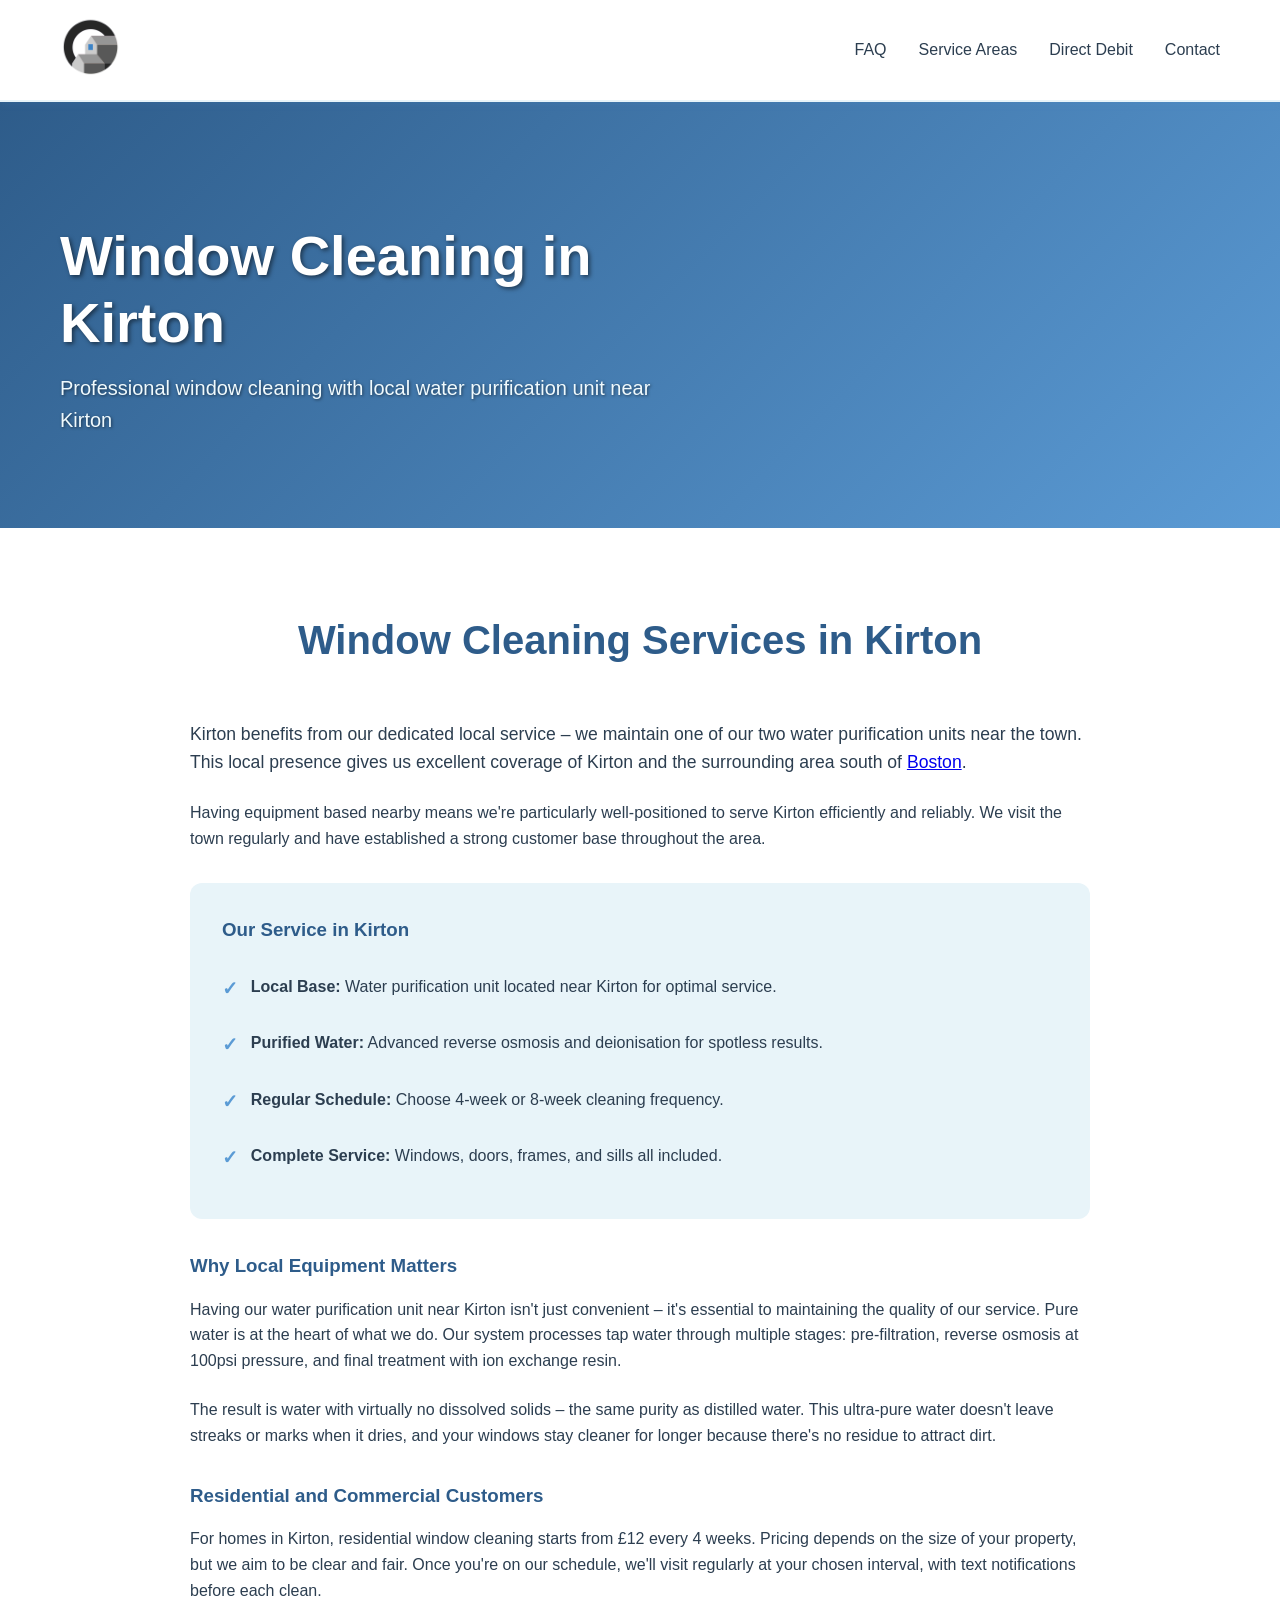
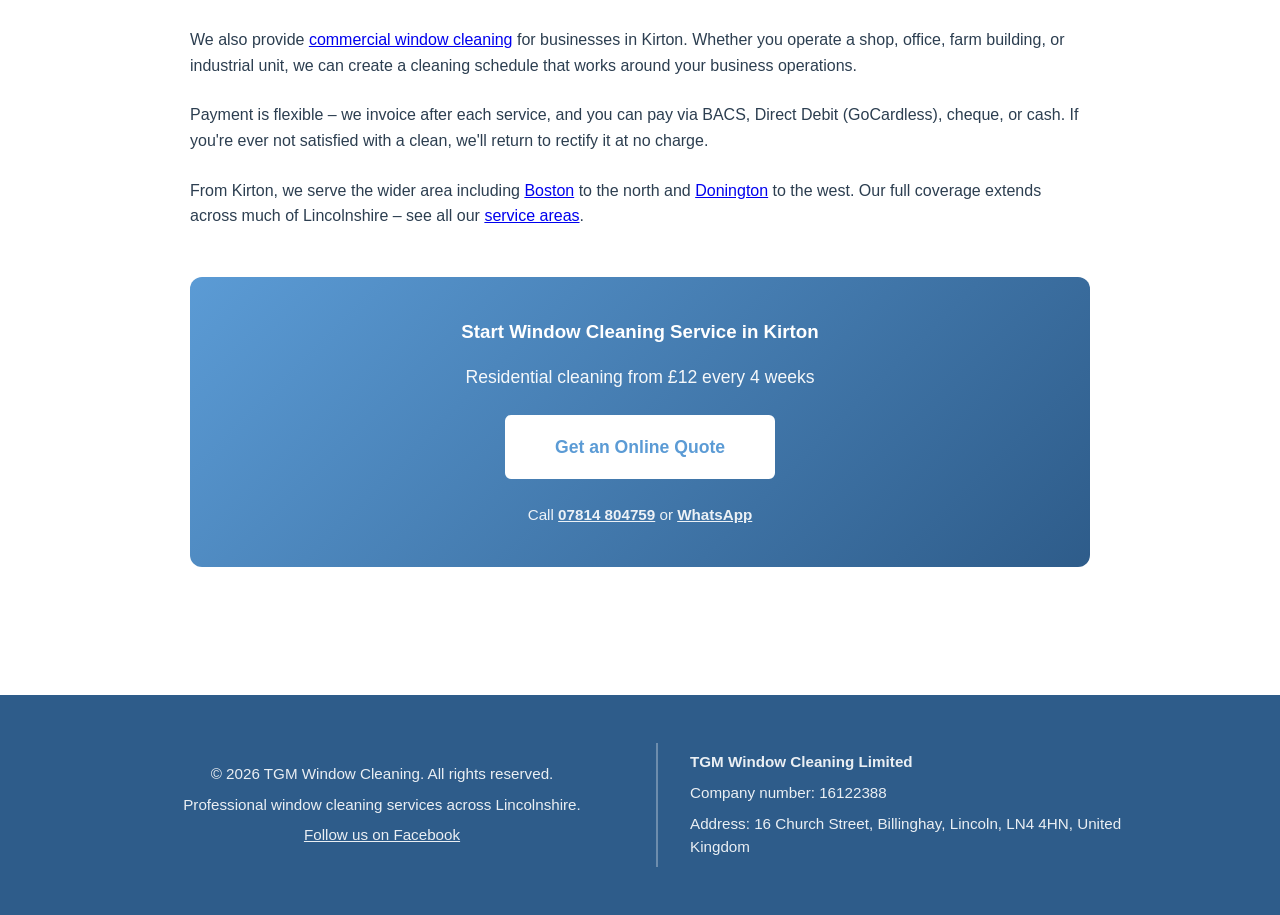
<file: kirton.html>
<!DOCTYPE html>
<html lang="en">
<head>
    <meta charset="UTF-8">
    <meta name="viewport" content="width=device-width, initial-scale=1.0">
    <title>Window Cleaning Kirton | Local Service From £12 | TGM Window Cleaning</title>
    <meta name="description" content="Window cleaning in Kirton, Lincolnshire. Local service with water purification unit based nearby. From £12 every 4 weeks. Call 07814 804759.">
    <link rel="canonical" href="https://tgmwindowcleaning.co.uk/kirton">
    
    <!-- Open Graph / Social Media -->
    <meta property="og:type" content="website">
    <meta property="og:url" content="https://tgmwindowcleaning.co.uk/kirton">
    <meta property="og:title" content="Window Cleaning Kirton | Local Service From £12">
    <meta property="og:description" content="Window cleaning in Kirton, Lincolnshire. Local service with water purification unit based nearby.">
    
    <link rel="stylesheet" href="styles.css">
</head>
<body>
    <!-- Navigation -->
    <nav class="navbar">
        <div class="nav-container">
            <div class="logo">
                <a href="/" style="text-decoration: none;">
                    <img src="Logo.png" alt="TGM Window Cleaning Logo" class="logo-image" width="60" height="60">
                </a>
            </div>
            <ul class="nav-links">
                <li><a href="info">FAQ</a></li>
                <li><a href="areas">Service Areas</a></li>
                <li><a href="/#direct-debit">Direct Debit</a></li>
                <li><a href="/#contact">Contact</a></li>
            </ul>
        </div>
    </nav>

    <!-- Hero Section -->
    <section class="hero" style="background: linear-gradient(135deg, var(--secondary-blue) 0%, var(--primary-blue) 100%); min-height: 350px;">
        <div class="hero-container">
            <div class="hero-content">
                <h1>Window Cleaning in Kirton</h1>
                <p>Professional window cleaning with local water purification unit near Kirton</p>
            </div>
        </div>
    </section>

    <!-- Main Content -->
    <section class="services">
        <div class="container">
            <div style="max-width: 900px; margin: 0 auto;">
                <h2>Window Cleaning Services in Kirton</h2>
                
                <p style="font-size: 1.1rem; color: var(--text-dark); margin-bottom: 1.5rem;">
                    Kirton benefits from our dedicated local service – we maintain one of our two water purification units near the town. This local presence gives us excellent coverage of Kirton and the surrounding area south of <a href="boston">Boston</a>.
                </p>

                <p style="margin-bottom: 1.5rem;">
                    Having equipment based nearby means we're particularly well-positioned to serve Kirton efficiently and reliably. We visit the town regularly and have established a strong customer base throughout the area.
                </p>

                <div style="background: var(--light-bg); padding: 2rem; border-radius: 12px; margin: 2rem 0;">
                    <h3 style="color: var(--secondary-blue); margin-bottom: 1rem;">Our Service in Kirton</h3>
                    <ul style="list-style: none; padding: 0;">
                        <li style="padding: 0.8rem 0; display: flex; align-items: start; gap: 0.8rem;">
                            <span style="color: var(--primary-blue); font-weight: bold; font-size: 1.2rem;">✓</span>
                            <span><strong>Local Base:</strong> Water purification unit located near Kirton for optimal service.</span>
                        </li>
                        <li style="padding: 0.8rem 0; display: flex; align-items: start; gap: 0.8rem;">
                            <span style="color: var(--primary-blue); font-weight: bold; font-size: 1.2rem;">✓</span>
                            <span><strong>Purified Water:</strong> Advanced reverse osmosis and deionisation for spotless results.</span>
                        </li>
                        <li style="padding: 0.8rem 0; display: flex; align-items: start; gap: 0.8rem;">
                            <span style="color: var(--primary-blue); font-weight: bold; font-size: 1.2rem;">✓</span>
                            <span><strong>Regular Schedule:</strong> Choose 4-week or 8-week cleaning frequency.</span>
                        </li>
                        <li style="padding: 0.8rem 0; display: flex; align-items: start; gap: 0.8rem;">
                            <span style="color: var(--primary-blue); font-weight: bold; font-size: 1.2rem;">✓</span>
                            <span><strong>Complete Service:</strong> Windows, doors, frames, and sills all included.</span>
                        </li>
                    </ul>
                </div>

                <h3 style="color: var(--secondary-blue); margin: 2rem 0 1rem;">Why Local Equipment Matters</h3>
                
                <p style="margin-bottom: 1.5rem;">
                    Having our water purification unit near Kirton isn't just convenient – it's essential to maintaining the quality of our service. Pure water is at the heart of what we do. Our system processes tap water through multiple stages: pre-filtration, reverse osmosis at 100psi pressure, and final treatment with ion exchange resin.
                </p>

                <p style="margin-bottom: 1.5rem;">
                    The result is water with virtually no dissolved solids – the same purity as distilled water. This ultra-pure water doesn't leave streaks or marks when it dries, and your windows stay cleaner for longer because there's no residue to attract dirt.
                </p>

                <h3 style="color: var(--secondary-blue); margin: 2rem 0 1rem;">Residential and Commercial Customers</h3>
                
                <p style="margin-bottom: 1.5rem;">
                    For homes in Kirton, residential window cleaning starts from £12 every 4 weeks. Pricing depends on the size of your property, but we aim to be clear and fair. Once you're on our schedule, we'll visit regularly at your chosen interval, with text notifications before each clean.
                </p>

                <p style="margin-bottom: 1.5rem;">
                    We also provide <a href="commercial">commercial window cleaning</a> for businesses in Kirton. Whether you operate a shop, office, farm building, or industrial unit, we can create a cleaning schedule that works around your business operations.
                </p>

                <p style="margin-bottom: 1.5rem;">
                    Payment is flexible – we invoice after each service, and you can pay via BACS, Direct Debit (GoCardless), cheque, or cash. If you're ever not satisfied with a clean, we'll return to rectify it at no charge.
                </p>

                <p style="margin-bottom: 2rem;">
                    From Kirton, we serve the wider area including <a href="boston">Boston</a> to the north and <a href="donington">Donington</a> to the west. Our full coverage extends across much of Lincolnshire – see all our <a href="areas">service areas</a>.
                </p>

                <div style="background: linear-gradient(135deg, var(--primary-blue) 0%, var(--secondary-blue) 100%); color: white; padding: 2.5rem; border-radius: 12px; text-align: center; margin: 3rem 0;">
                    <h3 style="color: white; margin-bottom: 1rem;">Start Window Cleaning Service in Kirton</h3>
                    <p style="margin-bottom: 1.5rem; opacity: 0.95; font-size: 1.1rem;">
                        Residential cleaning from £12 every 4 weeks
                    </p>
                    <div style="display: flex; gap: 1rem; justify-content: center; flex-wrap: wrap;">
                        <a href="https://www.guvnor.app/tgmwindowcleaning" class="btn btn-white btn-large">Get an Online Quote</a>
                    </div>
                    <p style="margin-top: 1.5rem; opacity: 0.9; font-size: 0.95rem;">
                        Call <a href="tel:+447814804759" style="color: white; font-weight: bold;">07814 804759</a> or <a href="https://wa.me/447814804759" style="color: white; font-weight: bold;" target="_blank">WhatsApp</a>
                    </p>
                </div>
            </div>
        </div>
    </section>

    <!-- Footer -->
    <footer class="footer">
        <div class="container">
            <div class="footer-content">
                <div class="footer-section">
                    <p>&copy; 2026 TGM Window Cleaning. All rights reserved.</p>
                    <p>Professional window cleaning services across Lincolnshire.</p>
                    <p><a href="https://www.facebook.com/TGMWindowCleaningUK" target="_blank" rel="noopener" style="color: white; text-decoration: underline;">Follow us on Facebook</a></p>
                </div>
                <div class="footer-section footer-company">
                    <p><strong>TGM Window Cleaning Limited</strong></p>
                    <p>Company number: 16122388</p>
                    <p>Address: 16 Church Street, Billinghay, Lincoln, LN4 4HN, United Kingdom</p>
                </div>
            </div>
        </div>
    </footer>
</body>
</html>
</file>
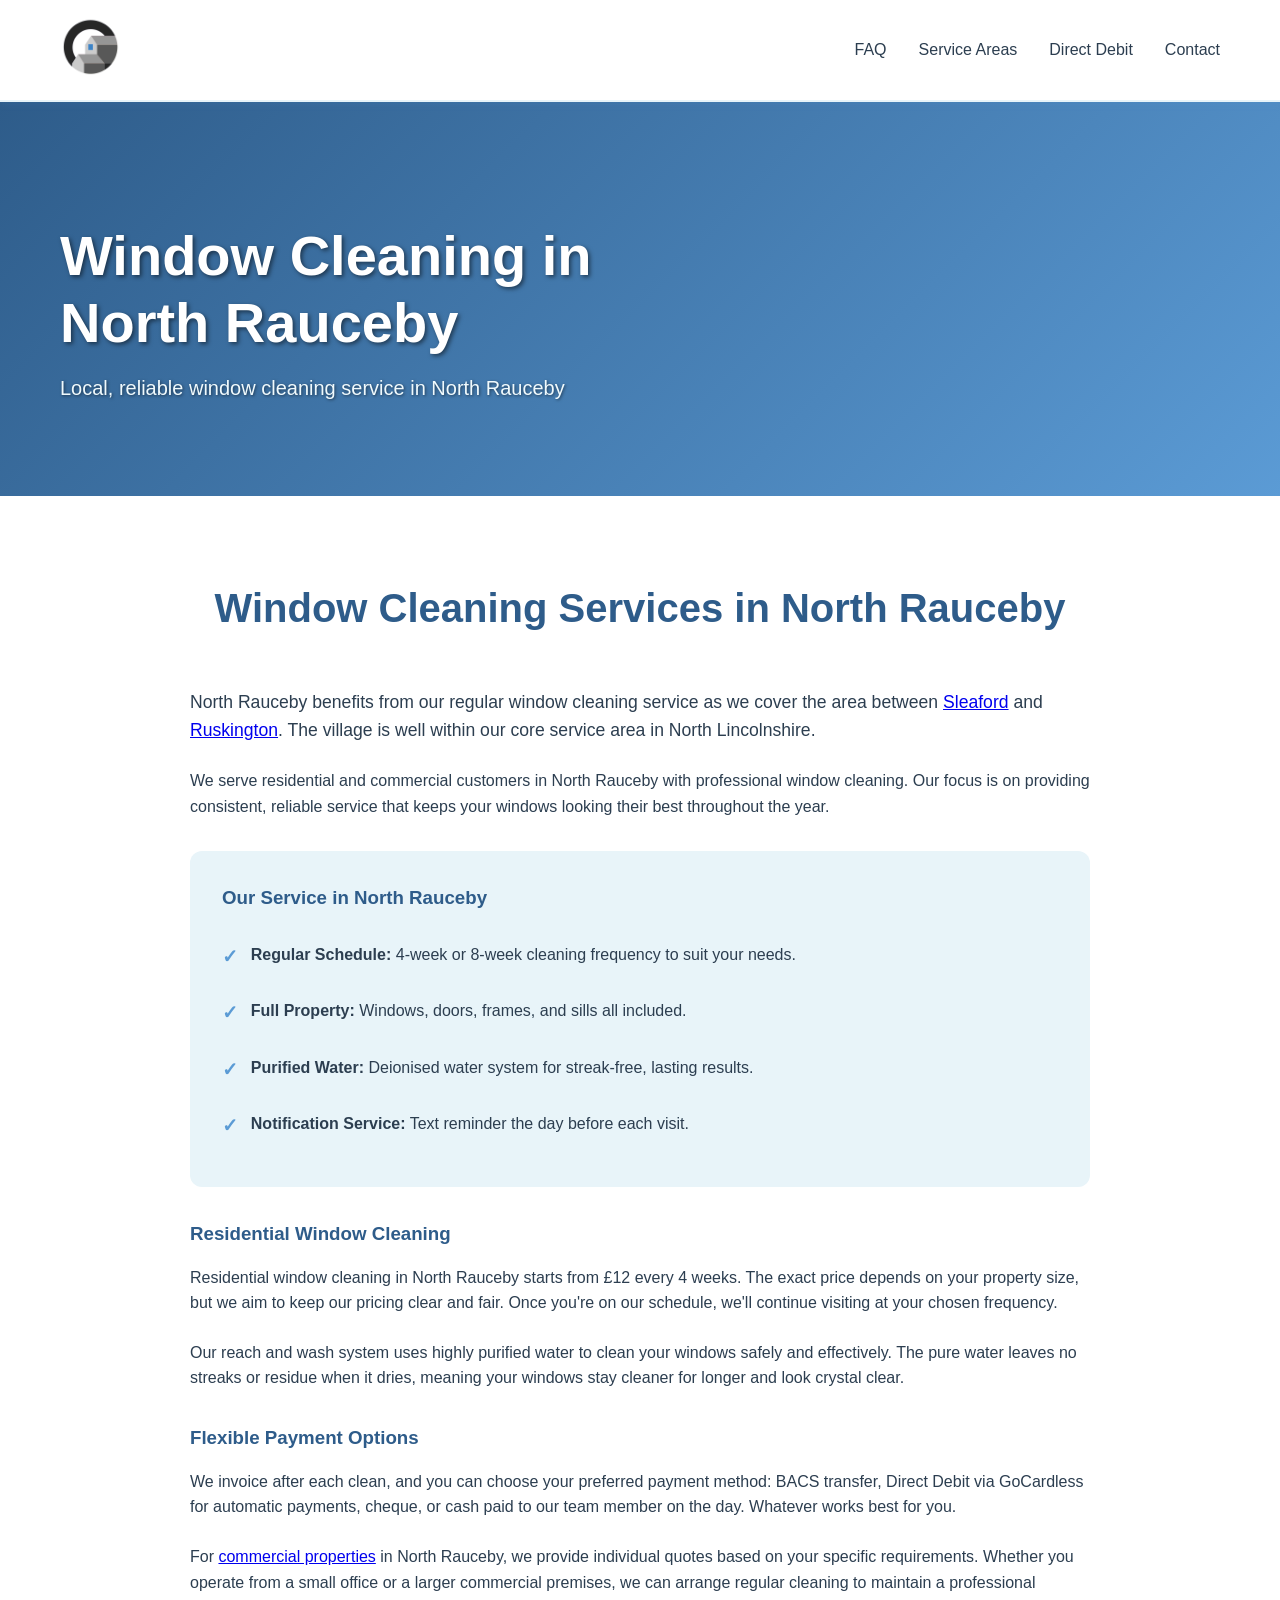
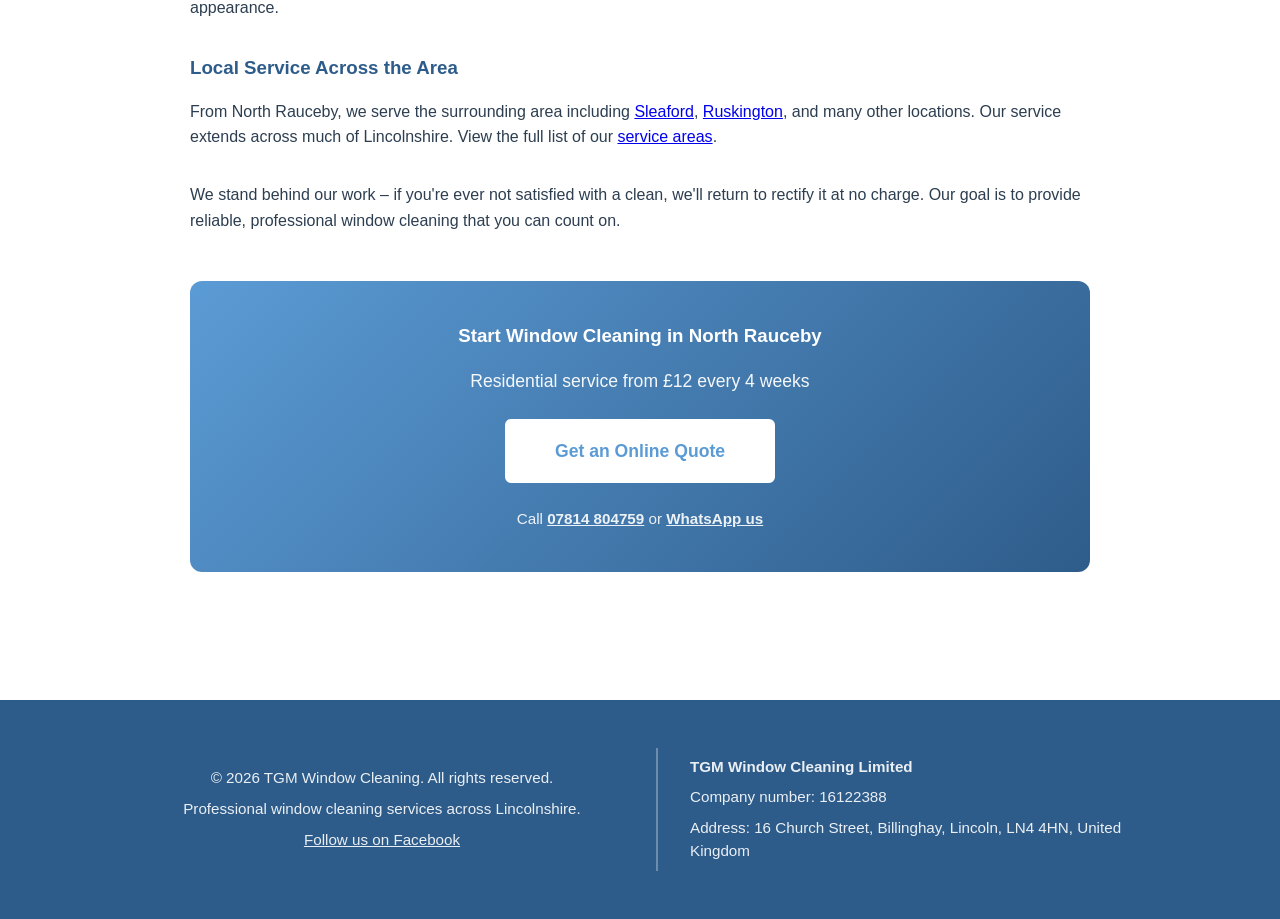
<file: north-rauceby.html>
<!DOCTYPE html>
<html lang="en">
<head>
    <meta charset="UTF-8">
    <meta name="viewport" content="width=device-width, initial-scale=1.0">
    <title>Window Cleaning North Rauceby | Professional Service From £12 | TGM</title>
    <meta name="description" content="Window cleaning in North Rauceby, Lincolnshire. Professional residential and commercial service from £12 every 4 weeks. Call 07814 804759.">
    <link rel="canonical" href="https://tgmwindowcleaning.co.uk/north-rauceby">
    
    <!-- Open Graph / Social Media -->
    <meta property="og:type" content="website">
    <meta property="og:url" content="https://tgmwindowcleaning.co.uk/north-rauceby">
    <meta property="og:title" content="Window Cleaning North Rauceby | Professional Service From £12">
    <meta property="og:description" content="Window cleaning in North Rauceby, Lincolnshire. Professional residential and commercial service from £12 every 4 weeks.">
    
    <link rel="stylesheet" href="styles.css">
</head>
<body>
    <!-- Navigation -->
    <nav class="navbar">
        <div class="nav-container">
            <div class="logo">
                <a href="/" style="text-decoration: none;">
                    <img src="Logo.png" alt="TGM Window Cleaning Logo" class="logo-image" width="60" height="60">
                </a>
            </div>
            <ul class="nav-links">
                <li><a href="info">FAQ</a></li>
                <li><a href="areas">Service Areas</a></li>
                <li><a href="/#direct-debit">Direct Debit</a></li>
                <li><a href="/#contact">Contact</a></li>
            </ul>
        </div>
    </nav>

    <!-- Hero Section -->
    <section class="hero" style="background: linear-gradient(135deg, var(--secondary-blue) 0%, var(--primary-blue) 100%); min-height: 350px;">
        <div class="hero-container">
            <div class="hero-content">
                <h1>Window Cleaning in North Rauceby</h1>
                <p>Local, reliable window cleaning service in North Rauceby</p>
            </div>
        </div>
    </section>

    <!-- Main Content -->
    <section class="services">
        <div class="container">
            <div style="max-width: 900px; margin: 0 auto;">
                <h2>Window Cleaning Services in North Rauceby</h2>
                
                <p style="font-size: 1.1rem; color: var(--text-dark); margin-bottom: 1.5rem;">
                    North Rauceby benefits from our regular window cleaning service as we cover the area between <a href="sleaford">Sleaford</a> and <a href="ruskington">Ruskington</a>. The village is well within our core service area in North Lincolnshire.
                </p>

                <p style="margin-bottom: 1.5rem;">
                    We serve residential and commercial customers in North Rauceby with professional window cleaning. Our focus is on providing consistent, reliable service that keeps your windows looking their best throughout the year.
                </p>

                <div style="background: var(--light-bg); padding: 2rem; border-radius: 12px; margin: 2rem 0;">
                    <h3 style="color: var(--secondary-blue); margin-bottom: 1rem;">Our Service in North Rauceby</h3>
                    <ul style="list-style: none; padding: 0;">
                        <li style="padding: 0.8rem 0; display: flex; align-items: start; gap: 0.8rem;">
                            <span style="color: var(--primary-blue); font-weight: bold; font-size: 1.2rem;">✓</span>
                            <span><strong>Regular Schedule:</strong> 4-week or 8-week cleaning frequency to suit your needs.</span>
                        </li>
                        <li style="padding: 0.8rem 0; display: flex; align-items: start; gap: 0.8rem;">
                            <span style="color: var(--primary-blue); font-weight: bold; font-size: 1.2rem;">✓</span>
                            <span><strong>Full Property:</strong> Windows, doors, frames, and sills all included.</span>
                        </li>
                        <li style="padding: 0.8rem 0; display: flex; align-items: start; gap: 0.8rem;">
                            <span style="color: var(--primary-blue); font-weight: bold; font-size: 1.2rem;">✓</span>
                            <span><strong>Purified Water:</strong> Deionised water system for streak-free, lasting results.</span>
                        </li>
                        <li style="padding: 0.8rem 0; display: flex; align-items: start; gap: 0.8rem;">
                            <span style="color: var(--primary-blue); font-weight: bold; font-size: 1.2rem;">✓</span>
                            <span><strong>Notification Service:</strong> Text reminder the day before each visit.</span>
                        </li>
                    </ul>
                </div>

                <h3 style="color: var(--secondary-blue); margin: 2rem 0 1rem;">Residential Window Cleaning</h3>
                
                <p style="margin-bottom: 1.5rem;">
                    Residential window cleaning in North Rauceby starts from £12 every 4 weeks. The exact price depends on your property size, but we aim to keep our pricing clear and fair. Once you're on our schedule, we'll continue visiting at your chosen frequency.
                </p>

                <p style="margin-bottom: 1.5rem;">
                    Our reach and wash system uses highly purified water to clean your windows safely and effectively. The pure water leaves no streaks or residue when it dries, meaning your windows stay cleaner for longer and look crystal clear.
                </p>

                <h3 style="color: var(--secondary-blue); margin: 2rem 0 1rem;">Flexible Payment Options</h3>
                
                <p style="margin-bottom: 1.5rem;">
                    We invoice after each clean, and you can choose your preferred payment method: BACS transfer, Direct Debit via GoCardless for automatic payments, cheque, or cash paid to our team member on the day. Whatever works best for you.
                </p>

                <p style="margin-bottom: 1.5rem;">
                    For <a href="commercial">commercial properties</a> in North Rauceby, we provide individual quotes based on your specific requirements. Whether you operate from a small office or a larger commercial premises, we can arrange regular cleaning to maintain a professional appearance.
                </p>

                <h3 style="color: var(--secondary-blue); margin: 2rem 0 1rem;">Local Service Across the Area</h3>
                
                <p style="margin-bottom: 2rem;">
                    From North Rauceby, we serve the surrounding area including <a href="sleaford">Sleaford</a>, <a href="ruskington">Ruskington</a>, and many other locations. Our service extends across much of Lincolnshire. View the full list of our <a href="areas">service areas</a>.
                </p>

                <p style="margin-bottom: 2rem;">
                    We stand behind our work – if you're ever not satisfied with a clean, we'll return to rectify it at no charge. Our goal is to provide reliable, professional window cleaning that you can count on.
                </p>

                <div style="background: linear-gradient(135deg, var(--primary-blue) 0%, var(--secondary-blue) 100%); color: white; padding: 2.5rem; border-radius: 12px; text-align: center; margin: 3rem 0;">
                    <h3 style="color: white; margin-bottom: 1rem;">Start Window Cleaning in North Rauceby</h3>
                    <p style="margin-bottom: 1.5rem; opacity: 0.95; font-size: 1.1rem;">
                        Residential service from £12 every 4 weeks
                    </p>
                    <div style="display: flex; gap: 1rem; justify-content: center; flex-wrap: wrap;">
                        <a href="https://www.guvnor.app/tgmwindowcleaning" class="btn btn-white btn-large">Get an Online Quote</a>
                    </div>
                    <p style="margin-top: 1.5rem; opacity: 0.9; font-size: 0.95rem;">
                        Call <a href="tel:+447814804759" style="color: white; font-weight: bold;">07814 804759</a> or <a href="https://wa.me/447814804759" style="color: white; font-weight: bold;" target="_blank">WhatsApp us</a>
                    </p>
                </div>
            </div>
        </div>
    </section>

    <!-- Footer -->
    <footer class="footer">
        <div class="container">
            <div class="footer-content">
                <div class="footer-section">
                    <p>&copy; 2026 TGM Window Cleaning. All rights reserved.</p>
                    <p>Professional window cleaning services across Lincolnshire.</p>
                    <p><a href="https://www.facebook.com/TGMWindowCleaningUK" target="_blank" rel="noopener" style="color: white; text-decoration: underline;">Follow us on Facebook</a></p>
                </div>
                <div class="footer-section footer-company">
                    <p><strong>TGM Window Cleaning Limited</strong></p>
                    <p>Company number: 16122388</p>
                    <p>Address: 16 Church Street, Billinghay, Lincoln, LN4 4HN, United Kingdom</p>
                </div>
            </div>
        </div>
    </footer>
</body>
</html>
</file>
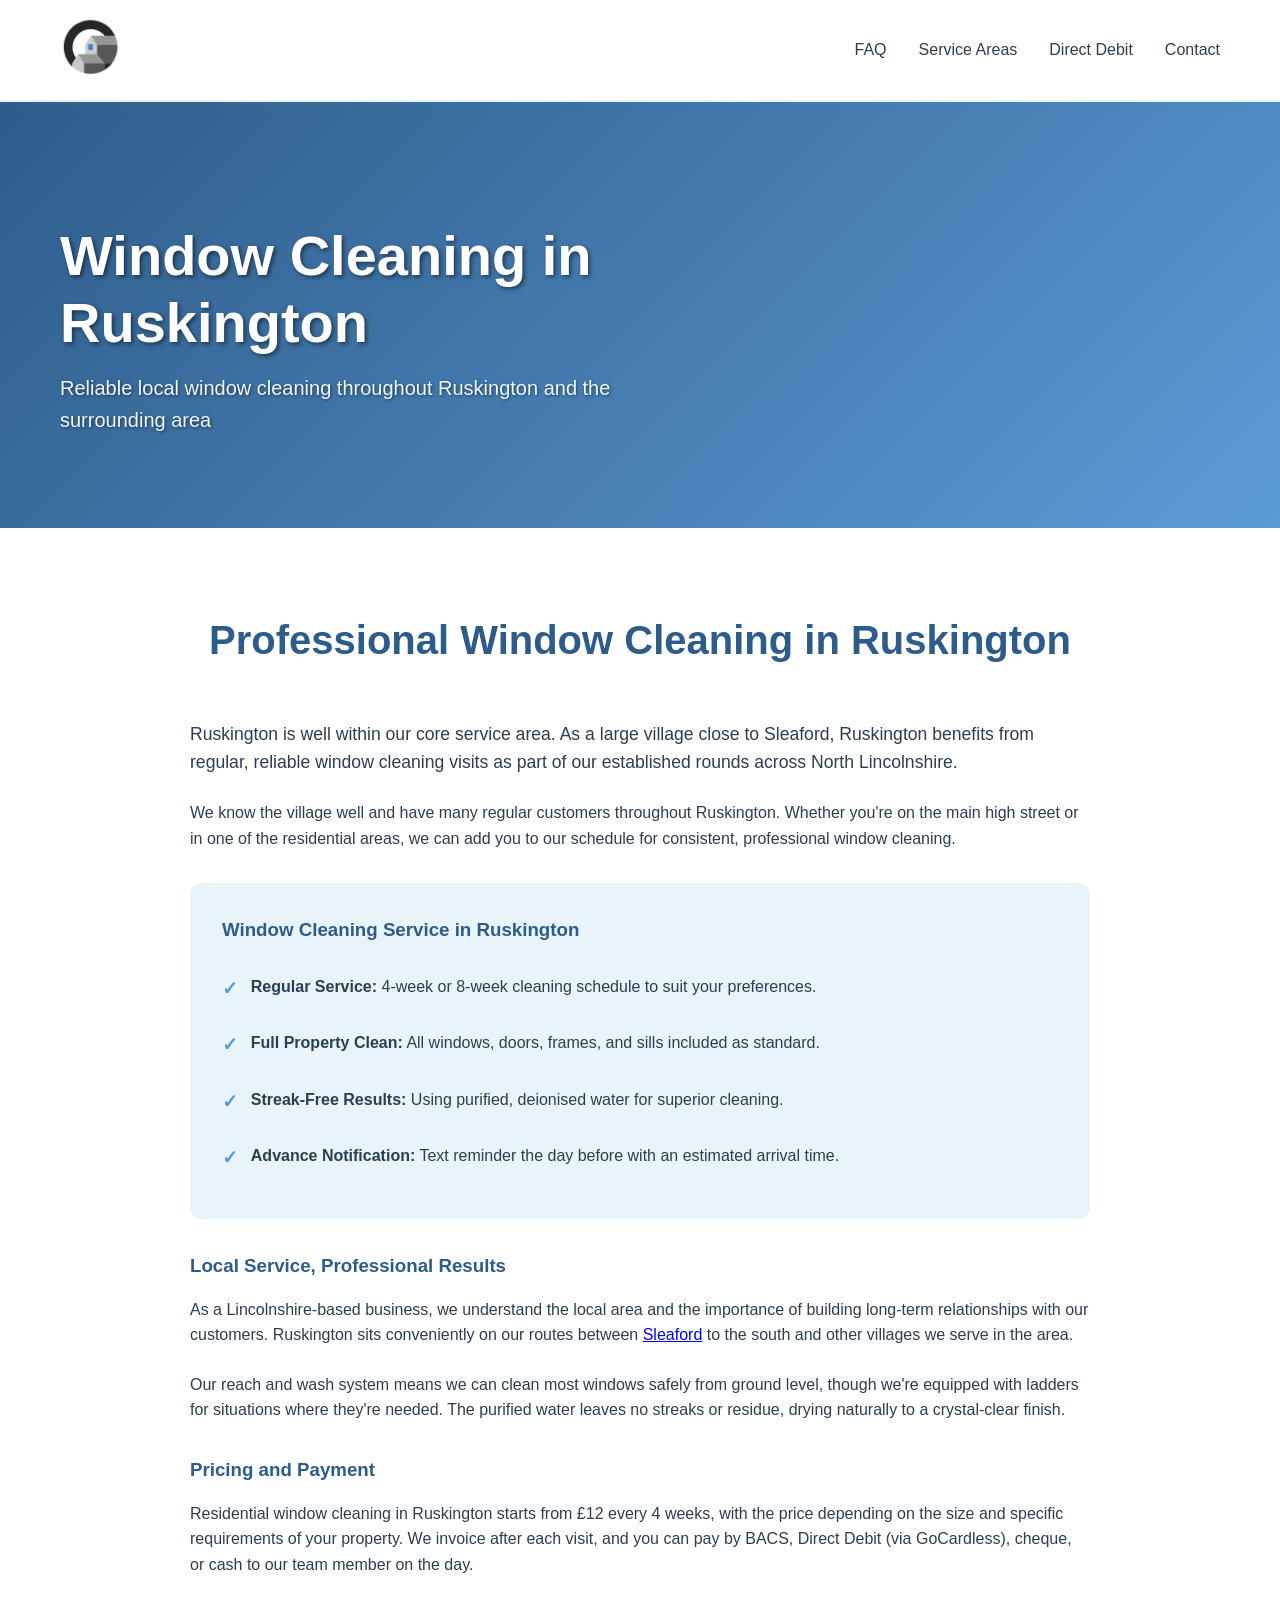
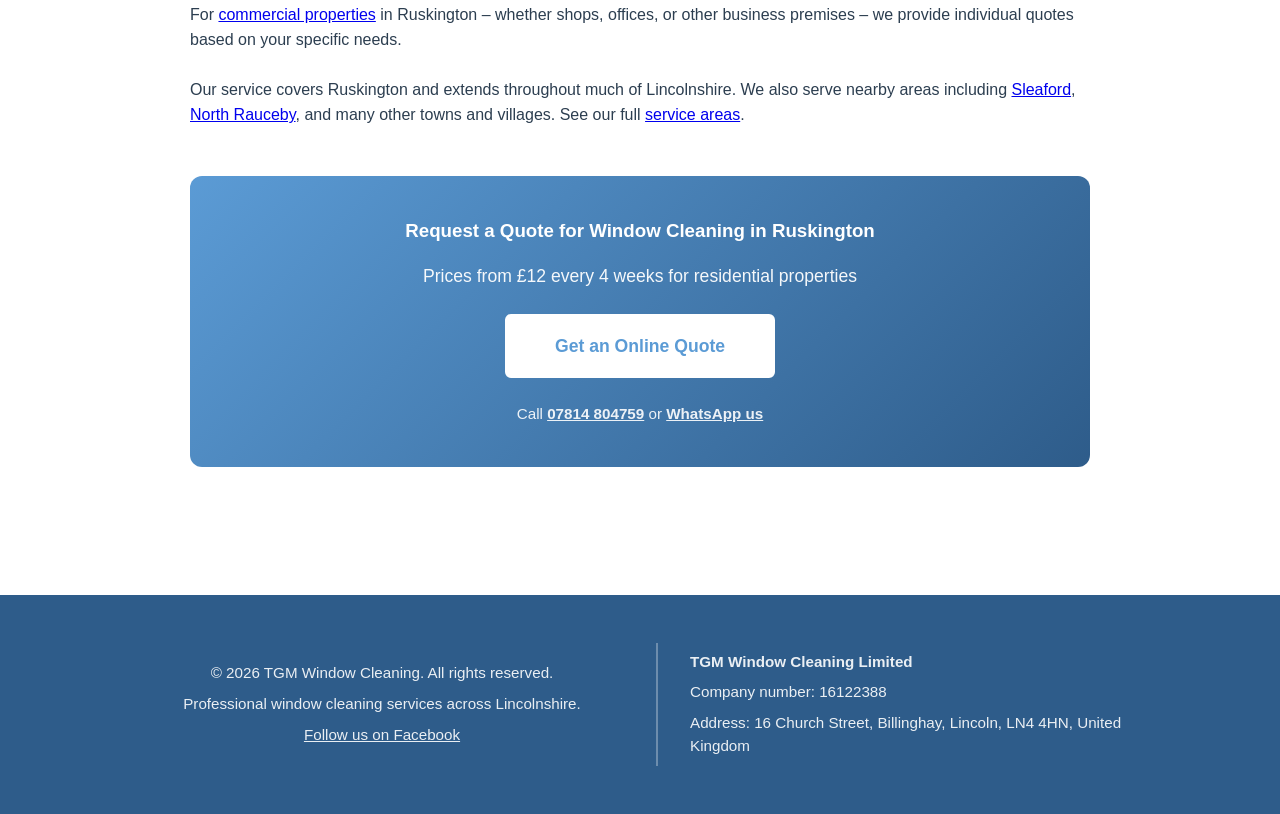
<file: ruskington.html>
<!DOCTYPE html>
<html lang="en">
<head>
    <meta charset="UTF-8">
    <meta name="viewport" content="width=device-width, initial-scale=1.0">
    <title>Window Cleaning Ruskington | Local Service From £12 | TGM Window Cleaning</title>
    <meta name="description" content="Professional window cleaning in Ruskington, Lincolnshire. Local, reliable service from £12 every 4 weeks. Serving homes and businesses throughout the village. Call 07814 804759.">
    <link rel="canonical" href="https://tgmwindowcleaning.co.uk/ruskington">
    
    <!-- Open Graph / Social Media -->
    <meta property="og:type" content="website">
    <meta property="og:url" content="https://tgmwindowcleaning.co.uk/ruskington">
    <meta property="og:title" content="Window Cleaning Ruskington | Local Service From £12">
    <meta property="og:description" content="Professional window cleaning in Ruskington, Lincolnshire. Local, reliable service from £12 every 4 weeks.">
    
    <link rel="stylesheet" href="styles.css">
</head>
<body>
    <!-- Navigation -->
    <nav class="navbar">
        <div class="nav-container">
            <div class="logo">
                <a href="/" style="text-decoration: none;">
                    <img src="Logo.png" alt="TGM Window Cleaning Logo" class="logo-image" width="60" height="60">
                </a>
            </div>
            <ul class="nav-links">
                <li><a href="info">FAQ</a></li>
                <li><a href="areas">Service Areas</a></li>
                <li><a href="/#direct-debit">Direct Debit</a></li>
                <li><a href="/#contact">Contact</a></li>
            </ul>
        </div>
    </nav>

    <!-- Hero Section -->
    <section class="hero" style="background: linear-gradient(135deg, var(--secondary-blue) 0%, var(--primary-blue) 100%); min-height: 350px;">
        <div class="hero-container">
            <div class="hero-content">
                <h1>Window Cleaning in Ruskington</h1>
                <p>Reliable local window cleaning throughout Ruskington and the surrounding area</p>
            </div>
        </div>
    </section>

    <!-- Main Content -->
    <section class="services">
        <div class="container">
            <div style="max-width: 900px; margin: 0 auto;">
                <h2>Professional Window Cleaning in Ruskington</h2>
                
                <p style="font-size: 1.1rem; color: var(--text-dark); margin-bottom: 1.5rem;">
                    Ruskington is well within our core service area. As a large village close to Sleaford, Ruskington benefits from regular, reliable window cleaning visits as part of our established rounds across North Lincolnshire.
                </p>

                <p style="margin-bottom: 1.5rem;">
                    We know the village well and have many regular customers throughout Ruskington. Whether you're on the main high street or in one of the residential areas, we can add you to our schedule for consistent, professional window cleaning.
                </p>

                <div style="background: var(--light-bg); padding: 2rem; border-radius: 12px; margin: 2rem 0;">
                    <h3 style="color: var(--secondary-blue); margin-bottom: 1rem;">Window Cleaning Service in Ruskington</h3>
                    <ul style="list-style: none; padding: 0;">
                        <li style="padding: 0.8rem 0; display: flex; align-items: start; gap: 0.8rem;">
                            <span style="color: var(--primary-blue); font-weight: bold; font-size: 1.2rem;">✓</span>
                            <span><strong>Regular Service:</strong> 4-week or 8-week cleaning schedule to suit your preferences.</span>
                        </li>
                        <li style="padding: 0.8rem 0; display: flex; align-items: start; gap: 0.8rem;">
                            <span style="color: var(--primary-blue); font-weight: bold; font-size: 1.2rem;">✓</span>
                            <span><strong>Full Property Clean:</strong> All windows, doors, frames, and sills included as standard.</span>
                        </li>
                        <li style="padding: 0.8rem 0; display: flex; align-items: start; gap: 0.8rem;">
                            <span style="color: var(--primary-blue); font-weight: bold; font-size: 1.2rem;">✓</span>
                            <span><strong>Streak-Free Results:</strong> Using purified, deionised water for superior cleaning.</span>
                        </li>
                        <li style="padding: 0.8rem 0; display: flex; align-items: start; gap: 0.8rem;">
                            <span style="color: var(--primary-blue); font-weight: bold; font-size: 1.2rem;">✓</span>
                            <span><strong>Advance Notification:</strong> Text reminder the day before with an estimated arrival time.</span>
                        </li>
                    </ul>
                </div>

                <h3 style="color: var(--secondary-blue); margin: 2rem 0 1rem;">Local Service, Professional Results</h3>
                
                <p style="margin-bottom: 1.5rem;">
                    As a Lincolnshire-based business, we understand the local area and the importance of building long-term relationships with our customers. Ruskington sits conveniently on our routes between <a href="sleaford">Sleaford</a> to the south and other villages we serve in the area.
                </p>

                <p style="margin-bottom: 1.5rem;">
                    Our reach and wash system means we can clean most windows safely from ground level, though we're equipped with ladders for situations where they're needed. The purified water leaves no streaks or residue, drying naturally to a crystal-clear finish.
                </p>

                <h3 style="color: var(--secondary-blue); margin: 2rem 0 1rem;">Pricing and Payment</h3>
                
                <p style="margin-bottom: 1.5rem;">
                    Residential window cleaning in Ruskington starts from £12 every 4 weeks, with the price depending on the size and specific requirements of your property. We invoice after each visit, and you can pay by BACS, Direct Debit (via GoCardless), cheque, or cash to our team member on the day.
                </p>

                <p style="margin-bottom: 1.5rem;">
                    For <a href="commercial">commercial properties</a> in Ruskington – whether shops, offices, or other business premises – we provide individual quotes based on your specific needs.
                </p>

                <p style="margin-bottom: 2rem;">
                    Our service covers Ruskington and extends throughout much of Lincolnshire. We also serve nearby areas including <a href="sleaford">Sleaford</a>, <a href="north-rauceby">North Rauceby</a>, and many other towns and villages. See our full <a href="areas">service areas</a>.
                </p>

                <div style="background: linear-gradient(135deg, var(--primary-blue) 0%, var(--secondary-blue) 100%); color: white; padding: 2.5rem; border-radius: 12px; text-align: center; margin: 3rem 0;">
                    <h3 style="color: white; margin-bottom: 1rem;">Request a Quote for Window Cleaning in Ruskington</h3>
                    <p style="margin-bottom: 1.5rem; opacity: 0.95; font-size: 1.1rem;">
                        Prices from £12 every 4 weeks for residential properties
                    </p>
                    <div style="display: flex; gap: 1rem; justify-content: center; flex-wrap: wrap;">
                        <a href="https://www.guvnor.app/tgmwindowcleaning" class="btn btn-white btn-large">Get an Online Quote</a>
                    </div>
                    <p style="margin-top: 1.5rem; opacity: 0.9; font-size: 0.95rem;">
                        Call <a href="tel:+447814804759" style="color: white; font-weight: bold;">07814 804759</a> or <a href="https://wa.me/447814804759" style="color: white; font-weight: bold;" target="_blank">WhatsApp us</a>
                    </p>
                </div>
            </div>
        </div>
    </section>

    <!-- Footer -->
    <footer class="footer">
        <div class="container">
            <div class="footer-content">
                <div class="footer-section">
                    <p>&copy; 2026 TGM Window Cleaning. All rights reserved.</p>
                    <p>Professional window cleaning services across Lincolnshire.</p>
                    <p><a href="https://www.facebook.com/TGMWindowCleaningUK" target="_blank" rel="noopener" style="color: white; text-decoration: underline;">Follow us on Facebook</a></p>
                </div>
                <div class="footer-section footer-company">
                    <p><strong>TGM Window Cleaning Limited</strong></p>
                    <p>Company number: 16122388</p>
                    <p>Address: 16 Church Street, Billinghay, Lincoln, LN4 4HN, United Kingdom</p>
                </div>
            </div>
        </div>
    </footer>
</body>
</html>
</file>
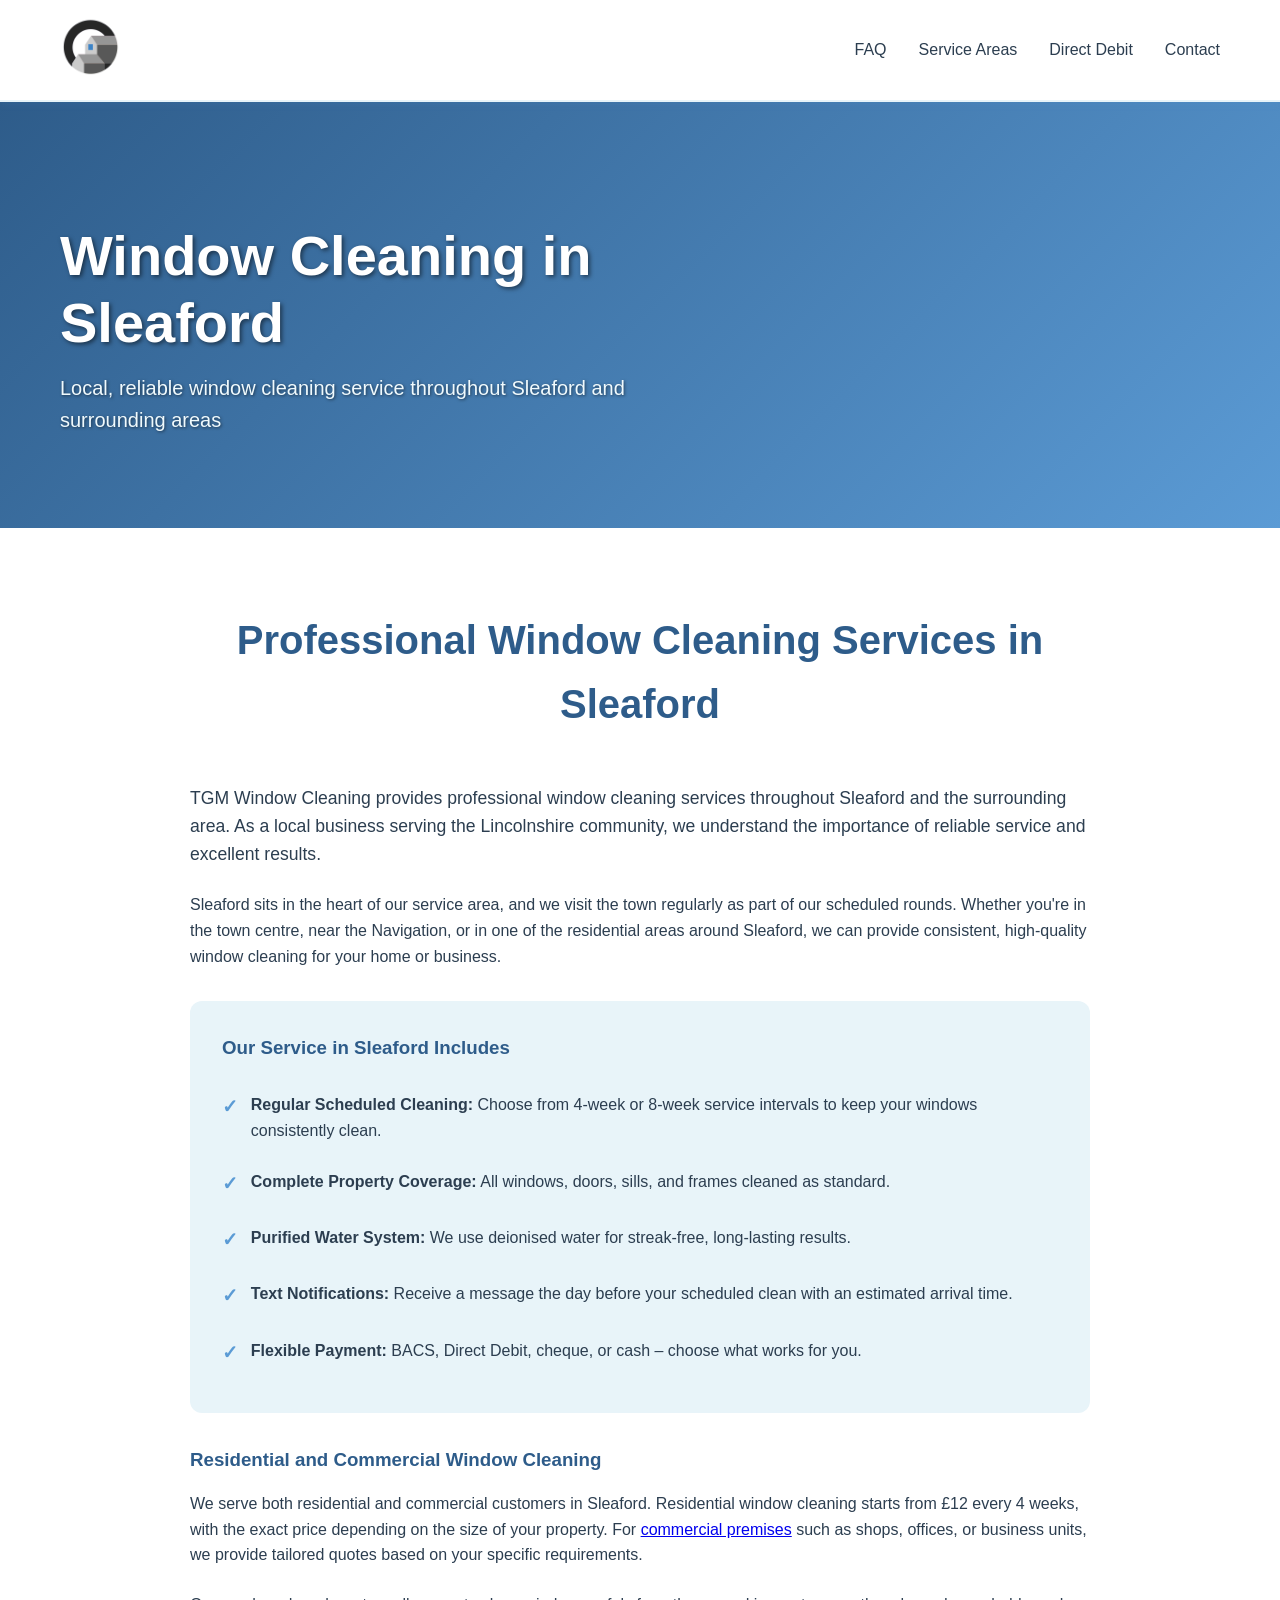
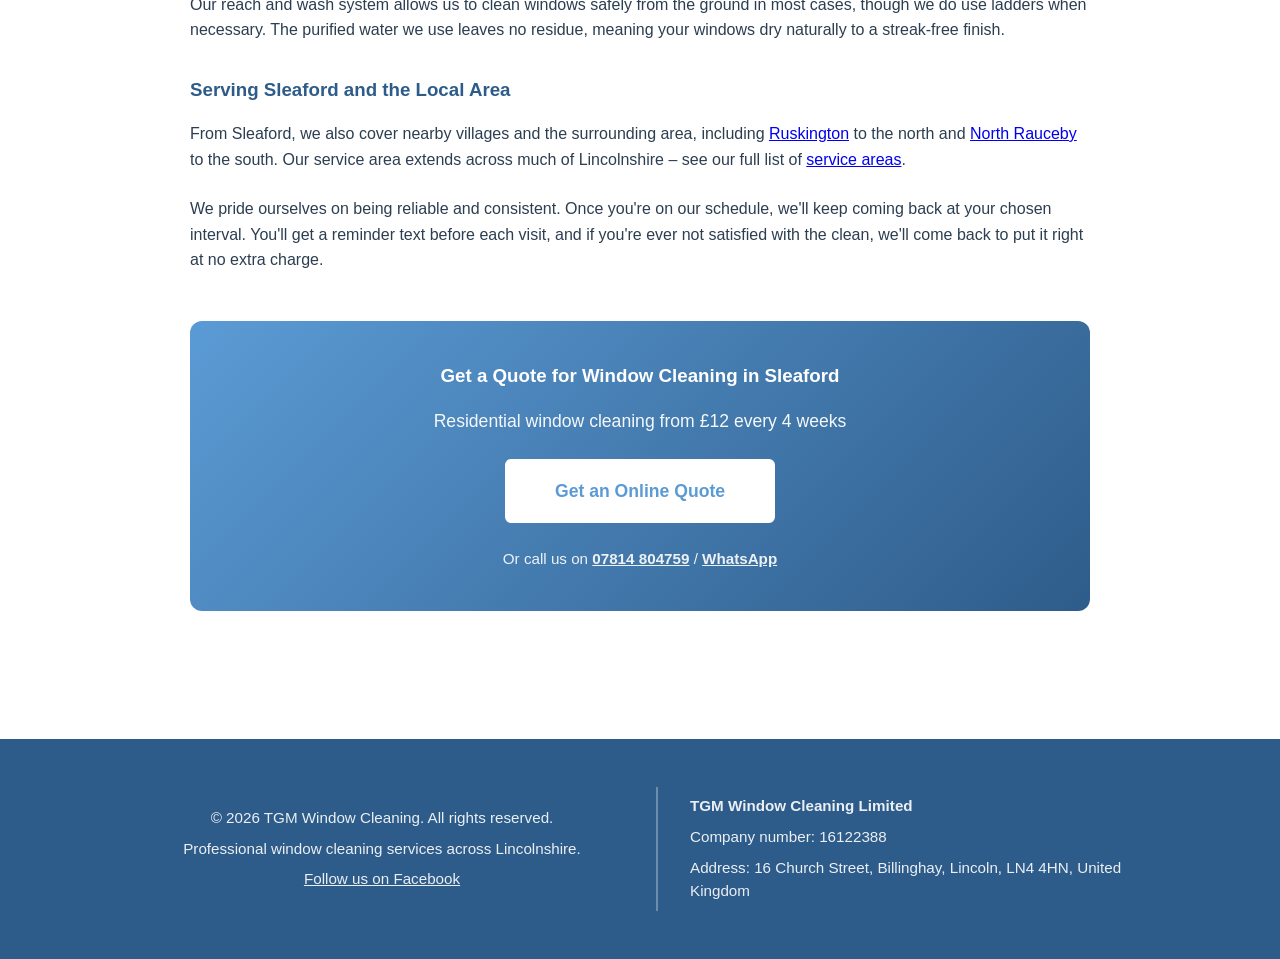
<file: sleaford.html>
<!DOCTYPE html>
<html lang="en">
<head>
    <meta charset="UTF-8">
    <meta name="viewport" content="width=device-width, initial-scale=1.0">
    <title>Window Cleaning Sleaford | Professional Service from £12 | TGM Window Cleaning</title>
    <meta name="description" content="Professional window cleaning in Sleaford, Lincolnshire. Residential service from £12 every 4 weeks. Reliable, local service with purified water system. Call 07814 804759 for a quote.">
    <link rel="canonical" href="https://tgmwindowcleaning.co.uk/sleaford">
    
    <!-- Open Graph / Social Media -->
    <meta property="og:type" content="website">
    <meta property="og:url" content="https://tgmwindowcleaning.co.uk/sleaford">
    <meta property="og:title" content="Window Cleaning Sleaford | Professional Service from £12">
    <meta property="og:description" content="Professional window cleaning in Sleaford, Lincolnshire. Residential service from £12 every 4 weeks.">
    
    <link rel="stylesheet" href="styles.css">
</head>
<body>
    <!-- Navigation -->
    <nav class="navbar">
        <div class="nav-container">
            <div class="logo">
                <a href="/" style="text-decoration: none;">
                    <img src="Logo.png" alt="TGM Window Cleaning Logo" class="logo-image" width="60" height="60">
                </a>
            </div>
            <ul class="nav-links">
                <li><a href="info">FAQ</a></li>
                <li><a href="areas">Service Areas</a></li>
                <li><a href="/#direct-debit">Direct Debit</a></li>
                <li><a href="/#contact">Contact</a></li>
            </ul>
        </div>
    </nav>

    <!-- Hero Section -->
    <section class="hero" style="background: linear-gradient(135deg, var(--secondary-blue) 0%, var(--primary-blue) 100%); min-height: 350px;">
        <div class="hero-container">
            <div class="hero-content">
                <h1>Window Cleaning in Sleaford</h1>
                <p>Local, reliable window cleaning service throughout Sleaford and surrounding areas</p>
            </div>
        </div>
    </section>

    <!-- Main Content -->
    <section class="services">
        <div class="container">
            <div style="max-width: 900px; margin: 0 auto;">
                <h2>Professional Window Cleaning Services in Sleaford</h2>
                
                <p style="font-size: 1.1rem; color: var(--text-dark); margin-bottom: 1.5rem;">
                    TGM Window Cleaning provides professional window cleaning services throughout Sleaford and the surrounding area. As a local business serving the Lincolnshire community, we understand the importance of reliable service and excellent results.
                </p>

                <p style="margin-bottom: 1.5rem;">
                    Sleaford sits in the heart of our service area, and we visit the town regularly as part of our scheduled rounds. Whether you're in the town centre, near the Navigation, or in one of the residential areas around Sleaford, we can provide consistent, high-quality window cleaning for your home or business.
                </p>

                <div style="background: var(--light-bg); padding: 2rem; border-radius: 12px; margin: 2rem 0;">
                    <h3 style="color: var(--secondary-blue); margin-bottom: 1rem;">Our Service in Sleaford Includes</h3>
                    <ul style="list-style: none; padding: 0;">
                        <li style="padding: 0.8rem 0; display: flex; align-items: start; gap: 0.8rem;">
                            <span style="color: var(--primary-blue); font-weight: bold; font-size: 1.2rem;">✓</span>
                            <span><strong>Regular Scheduled Cleaning:</strong> Choose from 4-week or 8-week service intervals to keep your windows consistently clean.</span>
                        </li>
                        <li style="padding: 0.8rem 0; display: flex; align-items: start; gap: 0.8rem;">
                            <span style="color: var(--primary-blue); font-weight: bold; font-size: 1.2rem;">✓</span>
                            <span><strong>Complete Property Coverage:</strong> All windows, doors, sills, and frames cleaned as standard.</span>
                        </li>
                        <li style="padding: 0.8rem 0; display: flex; align-items: start; gap: 0.8rem;">
                            <span style="color: var(--primary-blue); font-weight: bold; font-size: 1.2rem;">✓</span>
                            <span><strong>Purified Water System:</strong> We use deionised water for streak-free, long-lasting results.</span>
                        </li>
                        <li style="padding: 0.8rem 0; display: flex; align-items: start; gap: 0.8rem;">
                            <span style="color: var(--primary-blue); font-weight: bold; font-size: 1.2rem;">✓</span>
                            <span><strong>Text Notifications:</strong> Receive a message the day before your scheduled clean with an estimated arrival time.</span>
                        </li>
                        <li style="padding: 0.8rem 0; display: flex; align-items: start; gap: 0.8rem;">
                            <span style="color: var(--primary-blue); font-weight: bold; font-size: 1.2rem;">✓</span>
                            <span><strong>Flexible Payment:</strong> BACS, Direct Debit, cheque, or cash – choose what works for you.</span>
                        </li>
                    </ul>
                </div>

                <h3 style="color: var(--secondary-blue); margin: 2rem 0 1rem;">Residential and Commercial Window Cleaning</h3>
                
                <p style="margin-bottom: 1.5rem;">
                    We serve both residential and commercial customers in Sleaford. Residential window cleaning starts from £12 every 4 weeks, with the exact price depending on the size of your property. For <a href="commercial">commercial premises</a> such as shops, offices, or business units, we provide tailored quotes based on your specific requirements.
                </p>

                <p style="margin-bottom: 1.5rem;">
                    Our reach and wash system allows us to clean windows safely from the ground in most cases, though we do use ladders when necessary. The purified water we use leaves no residue, meaning your windows dry naturally to a streak-free finish.
                </p>

                <h3 style="color: var(--secondary-blue); margin: 2rem 0 1rem;">Serving Sleaford and the Local Area</h3>
                
                <p style="margin-bottom: 1.5rem;">
                    From Sleaford, we also cover nearby villages and the surrounding area, including <a href="ruskington">Ruskington</a> to the north and <a href="north-rauceby">North Rauceby</a> to the south. Our service area extends across much of Lincolnshire – see our full list of <a href="areas">service areas</a>.
                </p>

                <p style="margin-bottom: 2rem;">
                    We pride ourselves on being reliable and consistent. Once you're on our schedule, we'll keep coming back at your chosen interval. You'll get a reminder text before each visit, and if you're ever not satisfied with the clean, we'll come back to put it right at no extra charge.
                </p>

                <div style="background: linear-gradient(135deg, var(--primary-blue) 0%, var(--secondary-blue) 100%); color: white; padding: 2.5rem; border-radius: 12px; text-align: center; margin: 3rem 0;">
                    <h3 style="color: white; margin-bottom: 1rem;">Get a Quote for Window Cleaning in Sleaford</h3>
                    <p style="margin-bottom: 1.5rem; opacity: 0.95; font-size: 1.1rem;">
                        Residential window cleaning from £12 every 4 weeks
                    </p>
                    <div style="display: flex; gap: 1rem; justify-content: center; flex-wrap: wrap;">
                        <a href="https://www.guvnor.app/tgmwindowcleaning" class="btn btn-white btn-large">Get an Online Quote</a>
                    </div>
                    <p style="margin-top: 1.5rem; opacity: 0.9; font-size: 0.95rem;">
                        Or call us on <a href="tel:+447814804759" style="color: white; font-weight: bold;">07814 804759</a> / <a href="https://wa.me/447814804759" style="color: white; font-weight: bold;" target="_blank">WhatsApp</a>
                    </p>
                </div>
            </div>
        </div>
    </section>

    <!-- Footer -->
    <footer class="footer">
        <div class="container">
            <div class="footer-content">
                <div class="footer-section">
                    <p>&copy; 2026 TGM Window Cleaning. All rights reserved.</p>
                    <p>Professional window cleaning services across Lincolnshire.</p>
                    <p><a href="https://www.facebook.com/TGMWindowCleaningUK" target="_blank" rel="noopener" style="color: white; text-decoration: underline;">Follow us on Facebook</a></p>
                </div>
                <div class="footer-section footer-company">
                    <p><strong>TGM Window Cleaning Limited</strong></p>
                    <p>Company number: 16122388</p>
                    <p>Address: 16 Church Street, Billinghay, Lincoln, LN4 4HN, United Kingdom</p>
                </div>
            </div>
        </div>
    </footer>
</body>
</html>
</file>
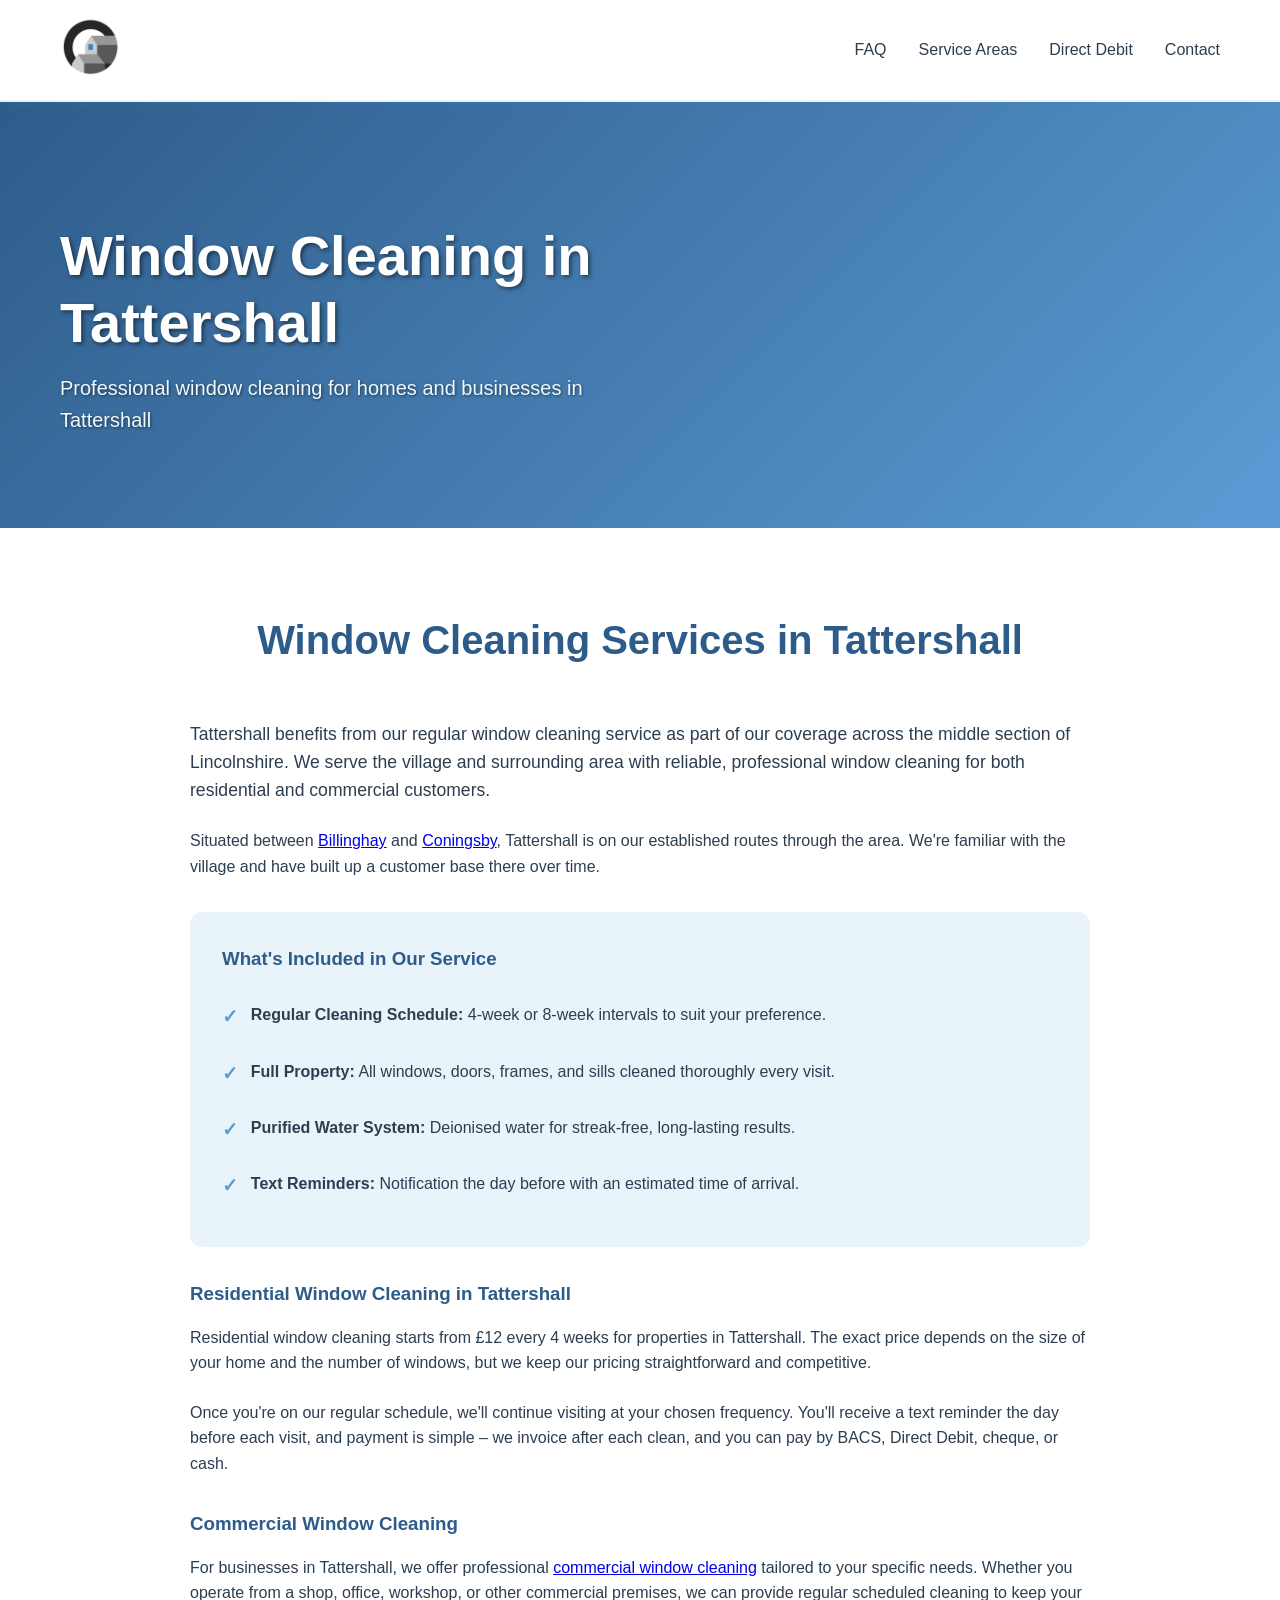
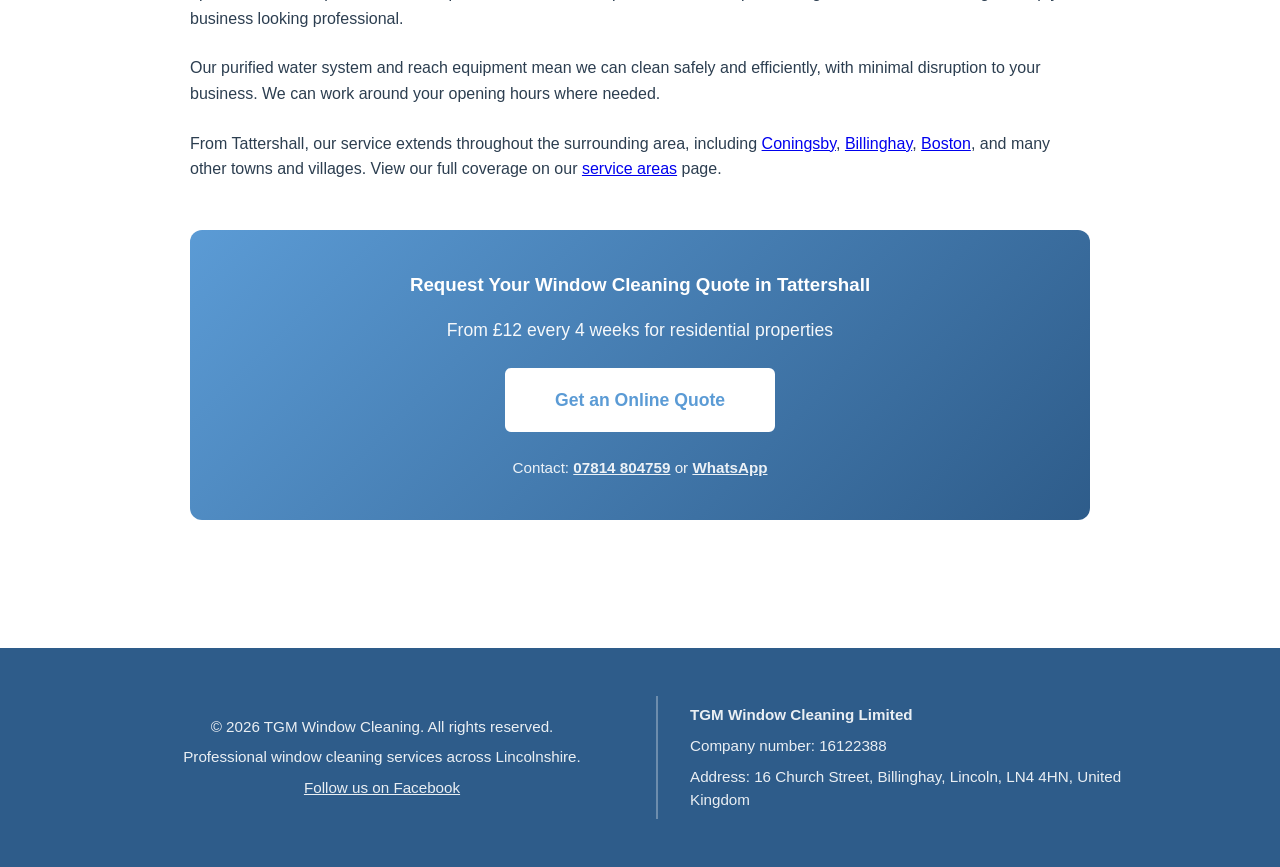
<file: tattershall.html>
<!DOCTYPE html>
<html lang="en">
<head>
    <meta charset="UTF-8">
    <meta name="viewport" content="width=device-width, initial-scale=1.0">
    <title>Window Cleaning Tattershall | Professional Service From £12 | TGM</title>
    <meta name="description" content="Window cleaning in Tattershall, Lincolnshire. Professional residential and commercial service from £12 every 4 weeks. Call 07814 804759 for a quote.">
    <link rel="canonical" href="https://tgmwindowcleaning.co.uk/tattershall">
    
    <!-- Open Graph / Social Media -->
    <meta property="og:type" content="website">
    <meta property="og:url" content="https://tgmwindowcleaning.co.uk/tattershall">
    <meta property="og:title" content="Window Cleaning Tattershall | Professional Service From £12">
    <meta property="og:description" content="Window cleaning in Tattershall, Lincolnshire. Professional residential and commercial service from £12 every 4 weeks.">
    
    <link rel="stylesheet" href="styles.css">
</head>
<body>
    <!-- Navigation -->
    <nav class="navbar">
        <div class="nav-container">
            <div class="logo">
                <a href="/" style="text-decoration: none;">
                    <img src="Logo.png" alt="TGM Window Cleaning Logo" class="logo-image" width="60" height="60">
                </a>
            </div>
            <ul class="nav-links">
                <li><a href="info">FAQ</a></li>
                <li><a href="areas">Service Areas</a></li>
                <li><a href="/#direct-debit">Direct Debit</a></li>
                <li><a href="/#contact">Contact</a></li>
            </ul>
        </div>
    </nav>

    <!-- Hero Section -->
    <section class="hero" style="background: linear-gradient(135deg, var(--secondary-blue) 0%, var(--primary-blue) 100%); min-height: 350px;">
        <div class="hero-container">
            <div class="hero-content">
                <h1>Window Cleaning in Tattershall</h1>
                <p>Professional window cleaning for homes and businesses in Tattershall</p>
            </div>
        </div>
    </section>

    <!-- Main Content -->
    <section class="services">
        <div class="container">
            <div style="max-width: 900px; margin: 0 auto;">
                <h2>Window Cleaning Services in Tattershall</h2>
                
                <p style="font-size: 1.1rem; color: var(--text-dark); margin-bottom: 1.5rem;">
                    Tattershall benefits from our regular window cleaning service as part of our coverage across the middle section of Lincolnshire. We serve the village and surrounding area with reliable, professional window cleaning for both residential and commercial customers.
                </p>

                <p style="margin-bottom: 1.5rem;">
                    Situated between <a href="billinghay">Billinghay</a> and <a href="coningsby">Coningsby</a>, Tattershall is on our established routes through the area. We're familiar with the village and have built up a customer base there over time.
                </p>

                <div style="background: var(--light-bg); padding: 2rem; border-radius: 12px; margin: 2rem 0;">
                    <h3 style="color: var(--secondary-blue); margin-bottom: 1rem;">What's Included in Our Service</h3>
                    <ul style="list-style: none; padding: 0;">
                        <li style="padding: 0.8rem 0; display: flex; align-items: start; gap: 0.8rem;">
                            <span style="color: var(--primary-blue); font-weight: bold; font-size: 1.2rem;">✓</span>
                            <span><strong>Regular Cleaning Schedule:</strong> 4-week or 8-week intervals to suit your preference.</span>
                        </li>
                        <li style="padding: 0.8rem 0; display: flex; align-items: start; gap: 0.8rem;">
                            <span style="color: var(--primary-blue); font-weight: bold; font-size: 1.2rem;">✓</span>
                            <span><strong>Full Property:</strong> All windows, doors, frames, and sills cleaned thoroughly every visit.</span>
                        </li>
                        <li style="padding: 0.8rem 0; display: flex; align-items: start; gap: 0.8rem;">
                            <span style="color: var(--primary-blue); font-weight: bold; font-size: 1.2rem;">✓</span>
                            <span><strong>Purified Water System:</strong> Deionised water for streak-free, long-lasting results.</span>
                        </li>
                        <li style="padding: 0.8rem 0; display: flex; align-items: start; gap: 0.8rem;">
                            <span style="color: var(--primary-blue); font-weight: bold; font-size: 1.2rem;">✓</span>
                            <span><strong>Text Reminders:</strong> Notification the day before with an estimated time of arrival.</span>
                        </li>
                    </ul>
                </div>

                <h3 style="color: var(--secondary-blue); margin: 2rem 0 1rem;">Residential Window Cleaning in Tattershall</h3>
                
                <p style="margin-bottom: 1.5rem;">
                    Residential window cleaning starts from £12 every 4 weeks for properties in Tattershall. The exact price depends on the size of your home and the number of windows, but we keep our pricing straightforward and competitive.
                </p>

                <p style="margin-bottom: 1.5rem;">
                    Once you're on our regular schedule, we'll continue visiting at your chosen frequency. You'll receive a text reminder the day before each visit, and payment is simple – we invoice after each clean, and you can pay by BACS, Direct Debit, cheque, or cash.
                </p>

                <h3 style="color: var(--secondary-blue); margin: 2rem 0 1rem;">Commercial Window Cleaning</h3>
                
                <p style="margin-bottom: 1.5rem;">
                    For businesses in Tattershall, we offer professional <a href="commercial">commercial window cleaning</a> tailored to your specific needs. Whether you operate from a shop, office, workshop, or other commercial premises, we can provide regular scheduled cleaning to keep your business looking professional.
                </p>

                <p style="margin-bottom: 1.5rem;">
                    Our purified water system and reach equipment mean we can clean safely and efficiently, with minimal disruption to your business. We can work around your opening hours where needed.
                </p>

                <p style="margin-bottom: 2rem;">
                    From Tattershall, our service extends throughout the surrounding area, including <a href="coningsby">Coningsby</a>, <a href="billinghay">Billinghay</a>, <a href="boston">Boston</a>, and many other towns and villages. View our full coverage on our <a href="areas">service areas</a> page.
                </p>

                <div style="background: linear-gradient(135deg, var(--primary-blue) 0%, var(--secondary-blue) 100%); color: white; padding: 2.5rem; border-radius: 12px; text-align: center; margin: 3rem 0;">
                    <h3 style="color: white; margin-bottom: 1rem;">Request Your Window Cleaning Quote in Tattershall</h3>
                    <p style="margin-bottom: 1.5rem; opacity: 0.95; font-size: 1.1rem;">
                        From £12 every 4 weeks for residential properties
                    </p>
                    <div style="display: flex; gap: 1rem; justify-content: center; flex-wrap: wrap;">
                        <a href="https://www.guvnor.app/tgmwindowcleaning" class="btn btn-white btn-large">Get an Online Quote</a>
                    </div>
                    <p style="margin-top: 1.5rem; opacity: 0.9; font-size: 0.95rem;">
                        Contact: <a href="tel:+447814804759" style="color: white; font-weight: bold;">07814 804759</a> or <a href="https://wa.me/447814804759" style="color: white; font-weight: bold;" target="_blank">WhatsApp</a>
                    </p>
                </div>
            </div>
        </div>
    </section>

    <!-- Footer -->
    <footer class="footer">
        <div class="container">
            <div class="footer-content">
                <div class="footer-section">
                    <p>&copy; 2026 TGM Window Cleaning. All rights reserved.</p>
                    <p>Professional window cleaning services across Lincolnshire.</p>
                    <p><a href="https://www.facebook.com/TGMWindowCleaningUK" target="_blank" rel="noopener" style="color: white; text-decoration: underline;">Follow us on Facebook</a></p>
                </div>
                <div class="footer-section footer-company">
                    <p><strong>TGM Window Cleaning Limited</strong></p>
                    <p>Company number: 16122388</p>
                    <p>Address: 16 Church Street, Billinghay, Lincoln, LN4 4HN, United Kingdom</p>
                </div>
            </div>
        </div>
    </footer>
</body>
</html>
</file>
<file: styles.css>
/* Global Styles */
* {
    margin: 0;
    padding: 0;
    box-sizing: border-box;
}

:root {
    --primary-blue: #5B9BD5;
    --secondary-blue: #2E5C8A;
    --light-bg: #E8F4F9;
    --text-dark: #2C3E50;
    --text-light: #555;
    --white: #FFFFFF;
    --border-color: #D0E8F2;
}

html {
    scroll-behavior: smooth;
}

body {
    font-family: -apple-system, BlinkMacSystemFont, 'Segoe UI', 'Helvetica Neue', sans-serif;
    color: var(--text-dark);
    line-height: 1.6;
    background-color: var(--white);
}

.container {
    max-width: 1200px;
    margin: 0 auto;
    padding: 0 20px;
}

/* Navigation */
.navbar {
    background-color: var(--white);
    border-bottom: 2px solid var(--light-bg);
    padding: 1rem 0;
    position: sticky;
    top: 0;
    z-index: 100;
    box-shadow: 0 2px 8px rgba(91, 155, 213, 0.1);
}

.nav-container {
    max-width: 1200px;
    margin: 0 auto;
    padding: 0 20px;
    display: flex;
    justify-content: space-between;
    align-items: center;
}

.logo {
    display: flex;
    align-items: center;
    gap: 10px;
    font-weight: bold;
}

.logo-image {
    height: 60px;
    width: auto;
    object-fit: contain;
}

.nav-links {
    display: flex;
    list-style: none;
    gap: 2rem;
}

.nav-links a {
    color: var(--text-dark);
    text-decoration: none;
    font-weight: 500;
    transition: color 0.3s ease;
}

.nav-links a:hover {
    color: var(--primary-blue);
}

/* Hero Section */
.hero {
    background-size: cover;
    background-position: center;
    background-attachment: fixed;
    padding: 120px 20px 60px;
    position: relative;
    min-height: 600px;
    display: flex;
    align-items: center;
    overflow: hidden;
}

.hero-bubbles {
    position: absolute;
    top: 0;
    left: 0;
    right: 0;
    bottom: 0;
    z-index: 1;
    pointer-events: none;
}

.bubble {
    position: absolute;
    border-radius: 50%;
    background: radial-gradient(circle at 30% 30%, rgba(255,255,255,0.9), rgba(91, 155, 213, 0.4));
    border: 2px solid rgba(255,255,255,0.5);
    animation: float 8s ease-in-out infinite;
}

.bubble-1 {
    width: 80px;
    height: 80px;
    top: 10%;
    left: 15%;
    animation-delay: 0s;
}

.bubble-2 {
    width: 50px;
    height: 50px;
    top: 40%;
    right: 20%;
    animation-delay: 1.5s;
}

.bubble-3 {
    width: 100px;
    height: 100px;
    bottom: 15%;
    left: 25%;
    animation-delay: 3s;
}

.bubble-4 {
    width: 45px;
    height: 45px;
    top: 60%;
    right: 35%;
    animation-delay: 2s;
}

.bubble-5 {
    width: 70px;
    height: 70px;
    bottom: 25%;
    right: 15%;
    animation-delay: 1s;
}

@keyframes float {
    0%, 100% {
        transform: translateY(0) translateX(0);
        opacity: 0.8;
    }
    50% {
        transform: translateY(-40px) translateX(15px);
        opacity: 0.6;
    }
}

.hero-container {
    max-width: 1200px;
    margin: 0 auto;
    padding: 0 20px;
    position: relative;
    z-index: 2;
    width: 100%;
}

.hero-content {
    max-width: 600px;
}

.hero h1 {
    font-size: 3.5rem;
    margin-bottom: 1rem;
    line-height: 1.2;
    color: white;
    font-weight: 800;
    text-shadow: 2px 2px 4px rgba(0, 0, 0, 0.5);
}

.hero p {
    font-size: 1.25rem;
    margin-bottom: 2rem;
    color: #f0fafd;
    text-shadow: 1px 1px 3px rgba(0, 0, 0, 0.5);
}

.hero-buttons {
    display: flex;
    gap: 1rem;
    flex-wrap: wrap;
}

/* Buttons */
.btn {
    display: inline-block;
    padding: 14px 32px;
    border-radius: 6px;
    text-decoration: none;
    font-weight: 600;
    font-size: 1rem;
    transition: all 0.3s ease;
    border: 2px solid transparent;
    cursor: pointer;
    text-align: center;
}

.btn-primary {
    background-color: var(--primary-blue);
    color: white;
    border-color: var(--primary-blue);
}

.btn-primary:hover {
    background-color: var(--secondary-blue);
    border-color: var(--secondary-blue);
    transform: translateY(-2px);
    box-shadow: 0 10px 20px rgba(91, 155, 213, 0.3);
}

.btn-secondary {
    background-color: transparent;
    color: var(--primary-blue);
    border-color: var(--primary-blue);
}

.btn-secondary:hover {
    background-color: var(--primary-blue);
    color: white;
    transform: translateY(-2px);
}

.btn-white {
    background-color: white;
    color: var(--primary-blue);
    border-color: white;
}

.btn-white:hover {
    background-color: #f0fafd;
    transform: translateY(-2px);
}

.btn-outline-white {
    background-color: transparent;
    color: white;
    border-color: white;
}

.btn-outline-white:hover {
    background-color: rgba(255,255,255,0.1);
}

.btn-small {
    padding: 10px 24px;
    font-size: 0.95rem;
}

.btn-large {
    padding: 16px 48px;
    font-size: 1.1rem;
}

/* Before & After Section */
.before-after {
    padding: 80px 20px;
    background: linear-gradient(135deg, #F0FAFD 0%, var(--light-bg) 100%);
}

.before-after h2 {
    font-size: 2.5rem;
    margin-bottom: 1rem;
    text-align: center;
    color: var(--secondary-blue);
}

.intro-text {
    text-align: center;
    font-size: 1.1rem;
    color: var(--text-light);
    margin-bottom: 3rem;
}

.before-after-gallery {
    display: grid;
    grid-template-columns: repeat(auto-fit, minmax(300px, 1fr));
    gap: 2rem;
}

.before-after-item {
    border-radius: 12px;
    overflow: hidden;
    box-shadow: 0 10px 30px rgba(91, 155, 213, 0.15);
}

.before-after-item img {
    width: 100%;
    height: auto;
    display: block;
}

/* Services Section */
.services {
    padding: 80px 20px;
    background-color: var(--white);
}

.services h2,
.pricing h2,
.why-us h2,
.service-areas h2,
.cta h2,
.contact h2 {
    font-size: 2.5rem;
    margin-bottom: 3rem;
    text-align: center;
    color: var(--secondary-blue);
}

.services-grid {
    display: grid;
    grid-template-columns: repeat(auto-fit, minmax(300px, 1fr));
    gap: 2rem;
}

.service-card {
    background: var(--light-bg);
    padding: 2rem;
    border-radius: 12px;
    border-left: 4px solid var(--primary-blue);
    transition: transform 0.3s ease, box-shadow 0.3s ease;
}

.service-card:hover {
    transform: translateY(-5px);
    box-shadow: 0 10px 30px rgba(91, 155, 213, 0.15);
}

.service-icon {
    font-size: 3rem;
    margin-bottom: 1rem;
}

.service-card h3 {
    color: var(--secondary-blue);
    margin-bottom: 0.5rem;
    font-size: 1.25rem;
}

.service-card p {
    color: var(--text-light);
    margin-bottom: 1.5rem;
}

.feature-list {
    list-style: none;
}

.feature-list li {
    padding: 0.5rem 0;
    color: var(--text-dark);
    display: flex;
    align-items: center;
    gap: 0.5rem;
}

.checkmark {
    color: var(--primary-blue);
    font-weight: bold;
    font-size: 1.2rem;
}

/* Pricing Section */
.pricing {
    padding: 80px 20px;
    background: linear-gradient(135deg, #F0FAFD 0%, var(--light-bg) 100%);
}

.pricing-intro {
    text-align: center;
    font-size: 1.1rem;
    color: var(--text-light);
    margin-bottom: 3rem;
}

.pricing-grid {
    display: grid;
    grid-template-columns: repeat(auto-fit, minmax(280px, 1fr));
    gap: 2rem;
    margin-bottom: 2rem;
}

.pricing-card {
    background: var(--white);
    padding: 2.5rem;
    border-radius: 12px;
    border: 2px solid var(--border-color);
    text-align: center;
    transition: transform 0.3s ease, box-shadow 0.3s ease;
}

.pricing-card.featured {
    border-color: var(--primary-blue);
    box-shadow: 0 10px 30px rgba(91, 155, 213, 0.2);
}

.pricing-card h3 {
    font-size: 1.8rem;
    color: var(--secondary-blue);
    margin-bottom: 1rem;
}

.price-badge {
    display: inline-block;
    background-color: var(--light-bg);
    color: var(--secondary-blue);
    padding: 0.5rem 1rem;
    border-radius: 20px;
    font-size: 0.85rem;
    font-weight: 600;
    margin-bottom: 1rem;
}

.price-badge.featured {
    background-color: var(--primary-blue);
    color: white;
}

.pricing-card p {
    color: var(--text-light);
    margin-bottom: 1.5rem;
}

/* Why Us Section */
.why-us {
    padding: 80px 20px;
    background-color: var(--white);
}

.features-grid {
    display: grid;
    grid-template-columns: repeat(auto-fit, minmax(300px, 1fr));
    gap: 2rem;
}

.feature {
    padding: 2rem;
    background-color: var(--light-bg);
    border-radius: 12px;
    text-align: center;
    display: flex;
    flex-direction: column;
    align-items: center;
    min-height: 100%;
}

.feature-check {
    display: inline-block;
    width: 50px;
    height: 50px;
    background-color: var(--primary-blue);
    color: white;
    border-radius: 50%;
    line-height: 50px;
    font-size: 1.5rem;
    margin-bottom: 1rem;
    font-weight: bold;
    flex-shrink: 0;
}

.feature h3 {
    color: var(--secondary-blue);
    margin-bottom: 0.5rem;
    font-size: 1.1rem;
    line-height: 1.3;
}

.feature p {
    color: var(--text-light);
    line-height: 1.5;
    overflow: visible;
    word-wrap: break-word;
}

/* Service Areas */
.service-areas {
    padding: 80px 20px;
    background-color: var(--light-bg);
}

.service-areas p {
    text-align: center;
    margin-bottom: 2rem;
    color: var(--text-dark);
    font-size: 1.1rem;
}

.map-wrapper {
    display: flex;
    flex-direction: column;
    align-items: center;
}

.service-map {
    width: 25%;
    height: auto;
    display: block;
    transform: rotate(-90deg);
    margin: 2rem auto 0;
    cursor: pointer;
    transition: opacity 0.3s ease;
}

.service-map:hover {
    opacity: 0.8;
}

.map-hint {
    margin-top: 1rem;
    color: var(--primary-blue);
    font-size: 0.95rem;
    font-style: italic;
    text-align: center;
    animation: pulse 2s ease-in-out infinite;
}

@keyframes pulse {
    0%, 100% {
        opacity: 1;
    }
    50% {
        opacity: 0.6;
    }
}

/* Map Modal */
.map-modal {
    display: none;
    position: fixed;
    z-index: 1000;
    left: 0;
    top: 0;
    width: 100%;
    height: 100%;
    background-color: rgba(0, 0, 0, 0.8);
    animation: fadeIn 0.3s ease;
}

.map-modal.show {
    display: flex;
    align-items: center;
    justify-content: center;
}

.map-modal-content {
    max-width: 90%;
    max-height: 90vh;
    object-fit: contain;
    transform: rotate(-90deg);
}

.map-modal-close {
    position: absolute;
    top: 20px;
    right: 30px;
    color: white;
    font-size: 40px;
    font-weight: bold;
    cursor: pointer;
    transition: color 0.3s ease;
}

.map-modal-close:hover {
    color: #bbb;
}

@keyframes fadeIn {
    from {
        opacity: 0;
    }
    to {
        opacity: 1;
    }
}

.area-note {
    text-align: center;
    color: var(--text-light);
}

.area-note a {
    color: var(--primary-blue);
    text-decoration: none;
    font-weight: 600;
}

.area-note a:hover {
    text-decoration: underline;
}

/* CTA Section */
.cta {
    background: linear-gradient(135deg, var(--secondary-blue) 0%, var(--primary-blue) 100%);
    color: white;
    padding: 80px 20px;
    text-align: center;
}

.cta h2 {
    color: white;
}

.cta p {
    font-size: 1.25rem;
    margin-bottom: 2rem;
    opacity: 0.95;
}

.cta-buttons {
    display: flex;
    justify-content: center;
    gap: 1rem;
    flex-wrap: wrap;
}

/* Direct Debit Section */
.direct-debit {
    padding: 80px 20px;
    background: linear-gradient(135deg, var(--light-bg) 0%, #F0FAFD 100%);
}

.direct-debit h2 {
    font-size: 2.5rem;
    margin-bottom: 3rem;
    text-align: center;
    color: var(--secondary-blue);
}

.dd-content {
    display: grid;
    grid-template-columns: 1fr 1fr;
    gap: 3rem;
    align-items: center;
    max-width: 1000px;
    margin: 0 auto;
}

.dd-text h3 {
    font-size: 1.5rem;
    color: var(--secondary-blue);
    margin-bottom: 1rem;
}

.dd-text p {
    color: var(--text-light);
    margin-bottom: 1.5rem;
    line-height: 1.7;
}

.dd-benefits {
    list-style: none;
}

.dd-benefits li {
    padding: 0.8rem 0;
    color: var(--text-dark);
    display: flex;
    align-items: center;
    gap: 0.8rem;
    font-size: 1rem;
}

.dd-benefits .checkmark {
    color: var(--primary-blue);
    font-weight: bold;
    font-size: 1.3rem;
    flex-shrink: 0;
}

.dd-cta {
    display: flex;
    align-items: center;
    justify-content: center;
}

/* FAQ Section */
.faq-section {
    padding: 80px 20px;
    background-color: var(--light-bg);
}

.faq-section h1 {
    font-size: 3rem;
    color: var(--secondary-blue);
    margin-bottom: 1rem;
    text-align: center;
}

.faq-intro {
    text-align: center;
    font-size: 1.1rem;
    color: var(--text-light);
    margin-bottom: 3rem;
}

.faq-item {
    background: var(--white);
    padding: 2.5rem;
    margin-bottom: 2rem;
    border-radius: 12px;
    border-left: 4px solid var(--primary-blue);
    box-shadow: 0 2px 8px rgba(91, 155, 213, 0.1);
}

.faq-item h2 {
    font-size: 1.5rem;
    color: var(--secondary-blue);
    margin-bottom: 1rem;
}

.faq-item p {
    color: var(--text-dark);
    line-height: 1.8;
    margin-bottom: 1rem;
}

.faq-item p:last-child {
    margin-bottom: 0;
}

.faq-item strong {
    color: var(--secondary-blue);
}

.faq-cta {
    text-align: center;
    background: linear-gradient(135deg, var(--primary-blue) 0%, var(--secondary-blue) 100%);
    color: white;
    padding: 3rem 2rem;
    border-radius: 12px;
    margin-top: 3rem;
}

.faq-cta h3 {
    font-size: 1.8rem;
    margin-bottom: 0.5rem;
    color: white;
}

.faq-cta p {
    font-size: 1.1rem;
    margin-bottom: 1.5rem;
    opacity: 0.95;
}

/* Contact Section */
.contact {
    padding: 80px 20px;
    background-color: var(--white);
}

.contact-grid {
    display: grid;
    grid-template-columns: repeat(auto-fit, minmax(250px, 1fr));
    gap: 2rem;
}

.contact-item {
    background-color: var(--light-bg);
    padding: 2rem;
    border-radius: 12px;
    text-align: center;
    border-top: 4px solid var(--primary-blue);
}

.contact-item h3 {
    color: var(--secondary-blue);
    margin-bottom: 1rem;
    font-size: 1.1rem;
}

.contact-item p {
    margin: 0;
}

.contact-item a {
    color: var(--primary-blue);
    text-decoration: none;
    font-weight: 600;
    font-size: 1.05rem;
}

.contact-item a:hover {
    text-decoration: underline;
}

/* Footer */
.footer {
    background-color: var(--secondary-blue);
    color: white;
    padding: 3rem 20px;
    text-align: center;
}

.footer-content {
    display: grid;
    grid-template-columns: 1fr 1fr;
    gap: 2rem;
    align-items: center;
    max-width: 1000px;
    margin: 0 auto;
}

.footer-section p {
    margin: 0.5rem 0;
    opacity: 0.9;
    font-size: 0.95rem;
    line-height: 1.5;
}

.footer-section strong {
    color: white;
    font-weight: 600;
}

.footer-company {
    text-align: left;
    border-left: 2px solid rgba(255, 255, 255, 0.3);
    padding-left: 2rem;
}

@media (max-width: 768px) {
    .footer-content {
        grid-template-columns: 1fr;
        gap: 1.5rem;
    }

    .footer-company {
        border-left: none;
        border-top: 2px solid rgba(255, 255, 255, 0.3);
        padding-left: 0;
        padding-top: 1.5rem;
        text-align: center;
    }
}

/* Responsive */
@media (max-width: 768px) {
    .hero {
        min-height: 400px;
        padding: 80px 20px 40px;
    }

    .hero h1 {
        font-size: 2.5rem;
    }

    .hero p {
        font-size: 1rem;
    }

    .hero-buttons {
        flex-direction: column;
    }

    .btn {
        width: 100%;
    }

    .nav-links {
        gap: 1rem;
        font-size: 0.9rem;
    }

    .services h2,
    .pricing h2,
    .why-us h2,
    .service-areas h2,
    .cta h2,
    .contact h2 {
        font-size: 2rem;
    }

    .cta-buttons {
        flex-direction: column;
    }

    .cta-buttons .btn {
        width: 100%;
    }

    .dd-content {
        grid-template-columns: 1fr;
        gap: 2rem;
    }

    .dd-cta {
        justify-content: center;
    }
}

@media (max-width: 480px) {
    .hero h1 {
        font-size: 2rem;
    }

    .services h2,
    .pricing h2,
    .why-us h2,
    .service-areas h2,
    .cta h2,
    .contact h2 {
        font-size: 1.5rem;
    }

    .logo-main {
        font-size: 1rem;
    }

    .logo-sub {
        font-size: 0.7rem;
    }

    .nav-links {
        gap: 0.5rem;
    }

    .btn {
        padding: 12px 24px;
        font-size: 0.95rem;
    }
}
</file>
